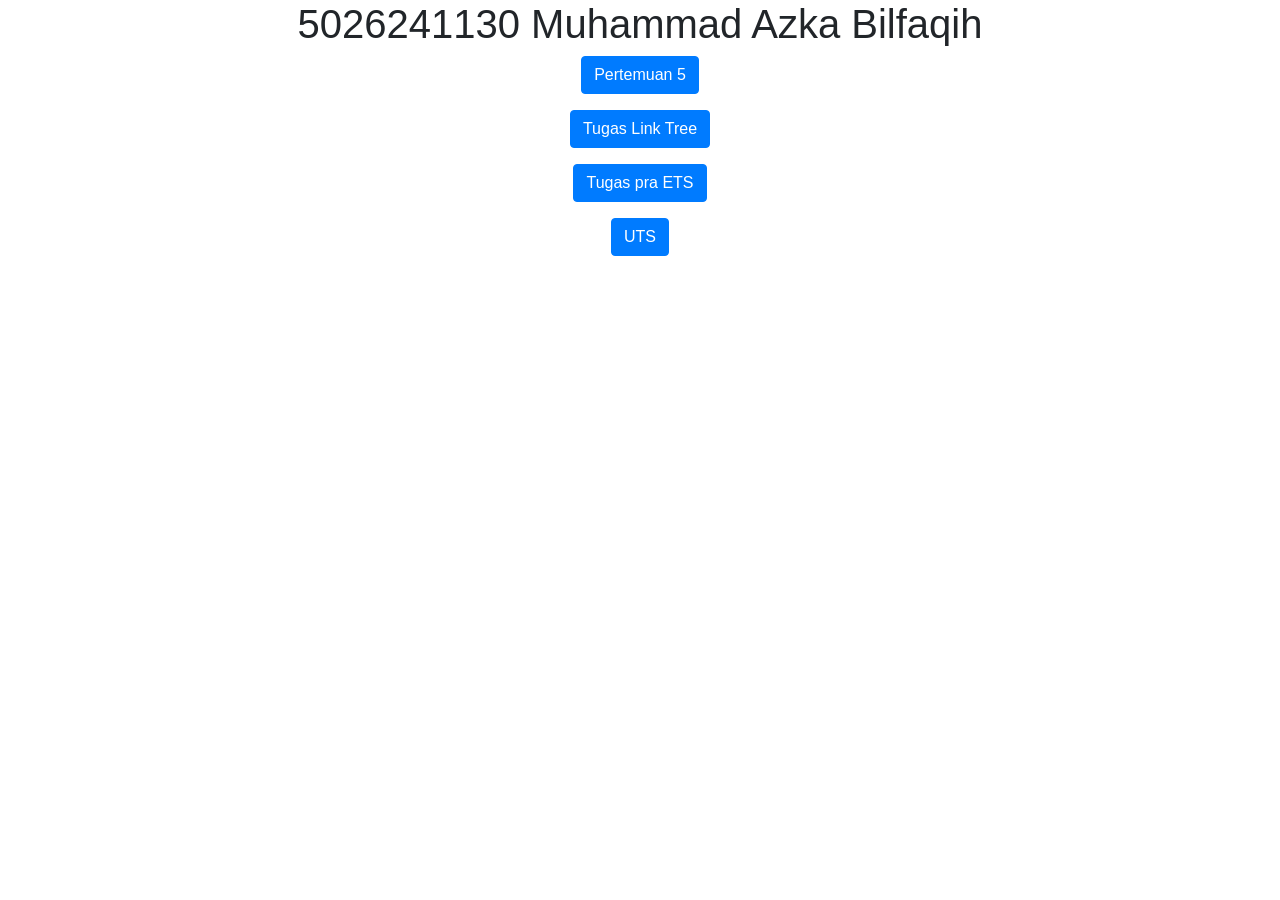
<file: index.html>
<!DOCTYPE html>
<html lang="en">

<head>
    <title>5026241130</title>
    <meta charset="utf-8">
    <meta name="viewport" content="width=device-width, initial-scale=1">
    <link rel="stylesheet" href="https://cdn.jsdelivr.net/npm/bootstrap@4.6.2/dist/css/bootstrap.min.css">
    <script src="https://cdn.jsdelivr.net/npm/jquery@3.7.1/dist/jquery.slim.min.js"></script>
    <script src="https://cdn.jsdelivr.net/npm/popper.js@1.16.1/dist/umd/popper.min.js"></script>
    <script src="https://cdn.jsdelivr.net/npm/bootstrap@4.6.2/dist/js/bootstrap.bundle.min.js"></script>
</head>

<body>
    <div class="container">
        <center>
            <h1>5026241130 Muhammad Azka Bilfaqih</h1>
            <p>
                <a href="pertemuan5.html" class="btn btn-primary">Pertemuan 5</a>
            </p>
            <p>
                <a href="makeoverlinktree.html" target="_blank" class="btn btn-primary">Tugas Link Tree</a>
            </p>
            <p>
                <a href="tugas_ets.html" target="_blank" class="btn btn-primary">Tugas pra ETS</a>
            </p>
            <p>
                <a href="5026241130.html" target="_blank" class="btn btn-primary">UTS</a>
            </p>
        </center>
    </div>
</body>

</html>
</file>
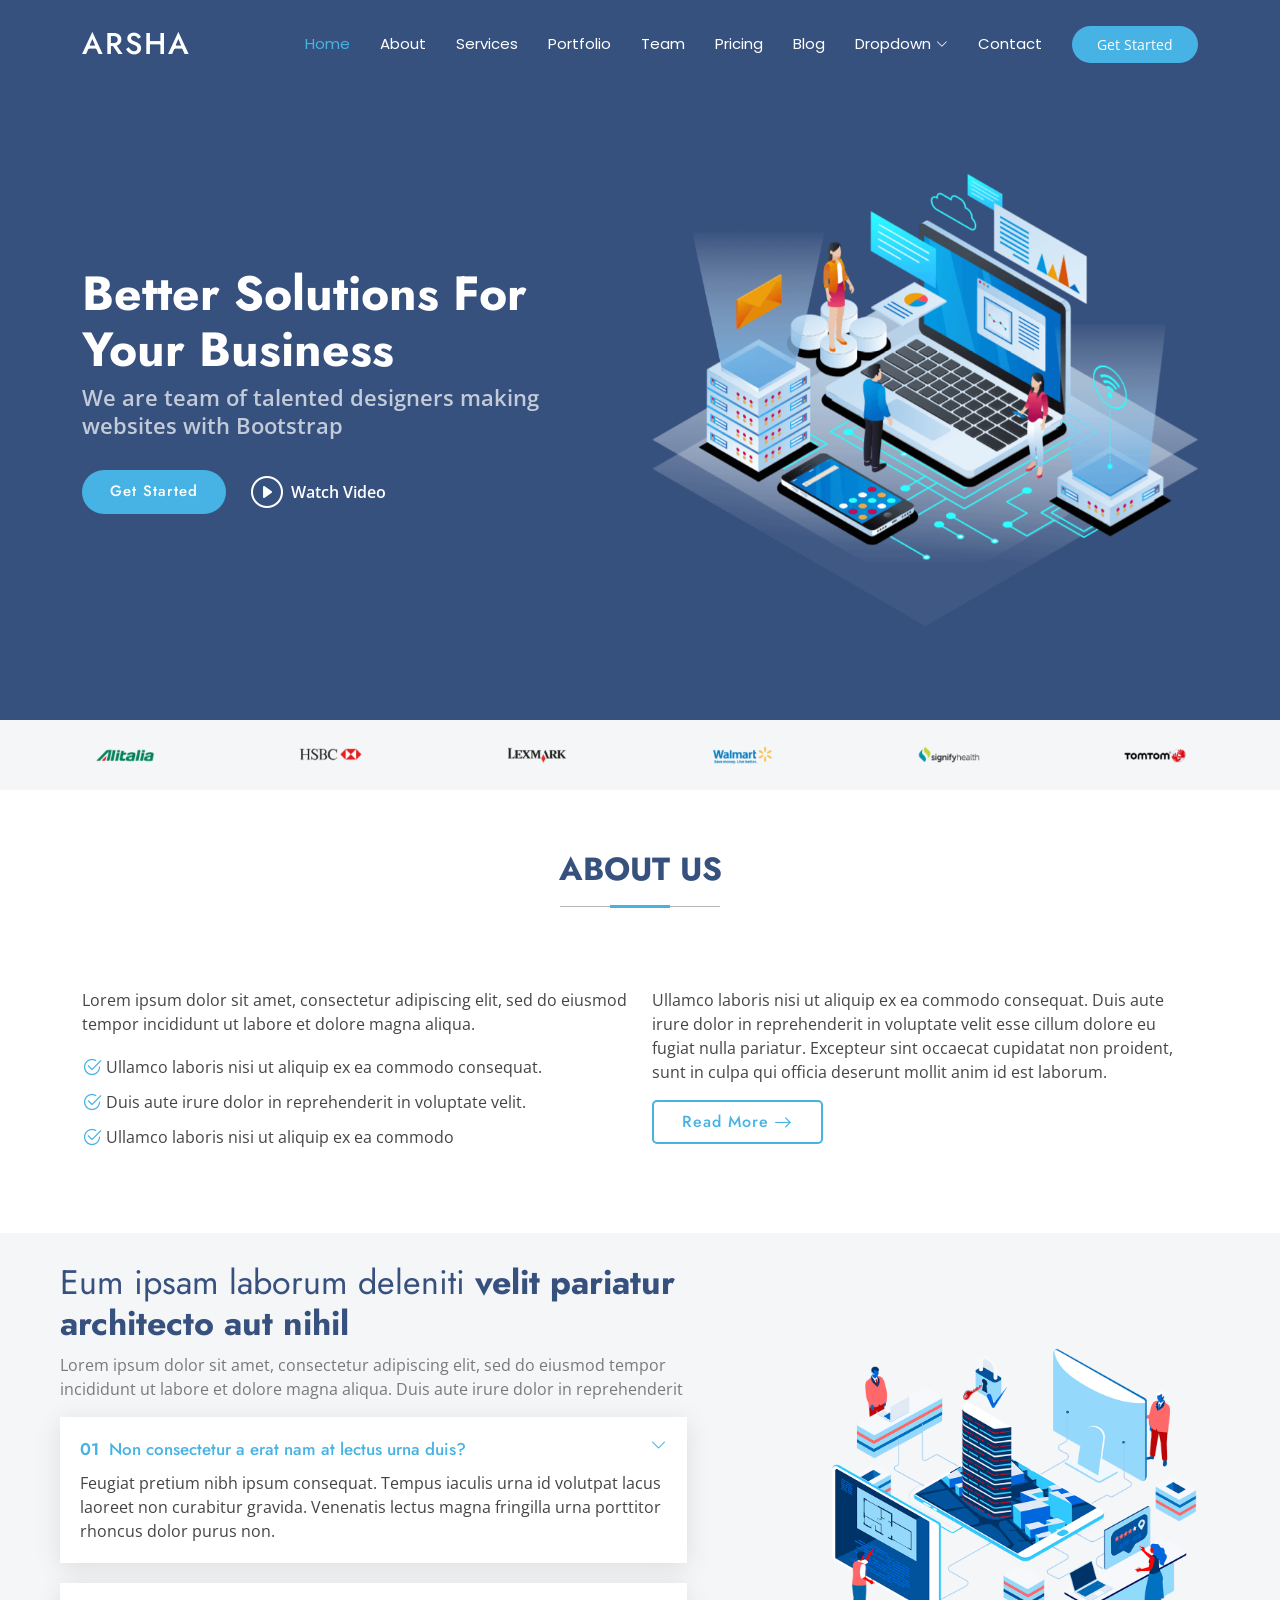
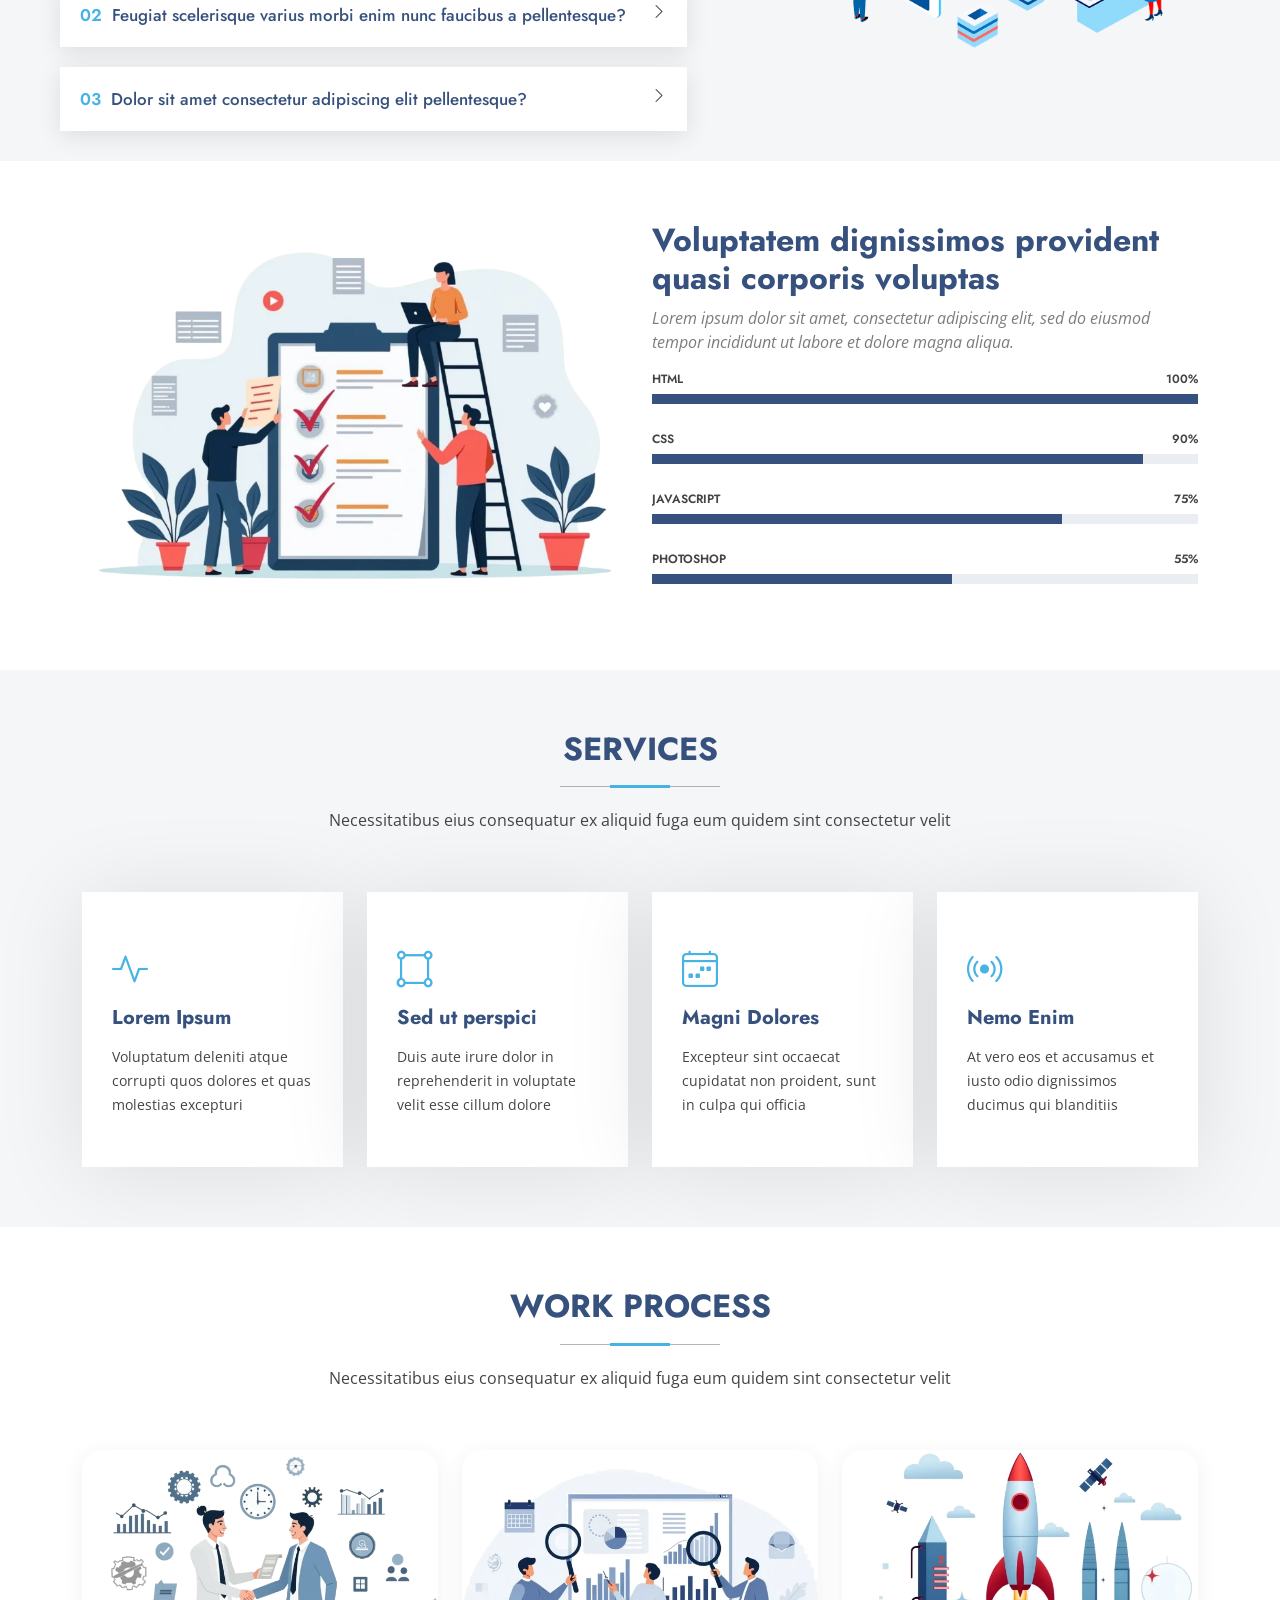
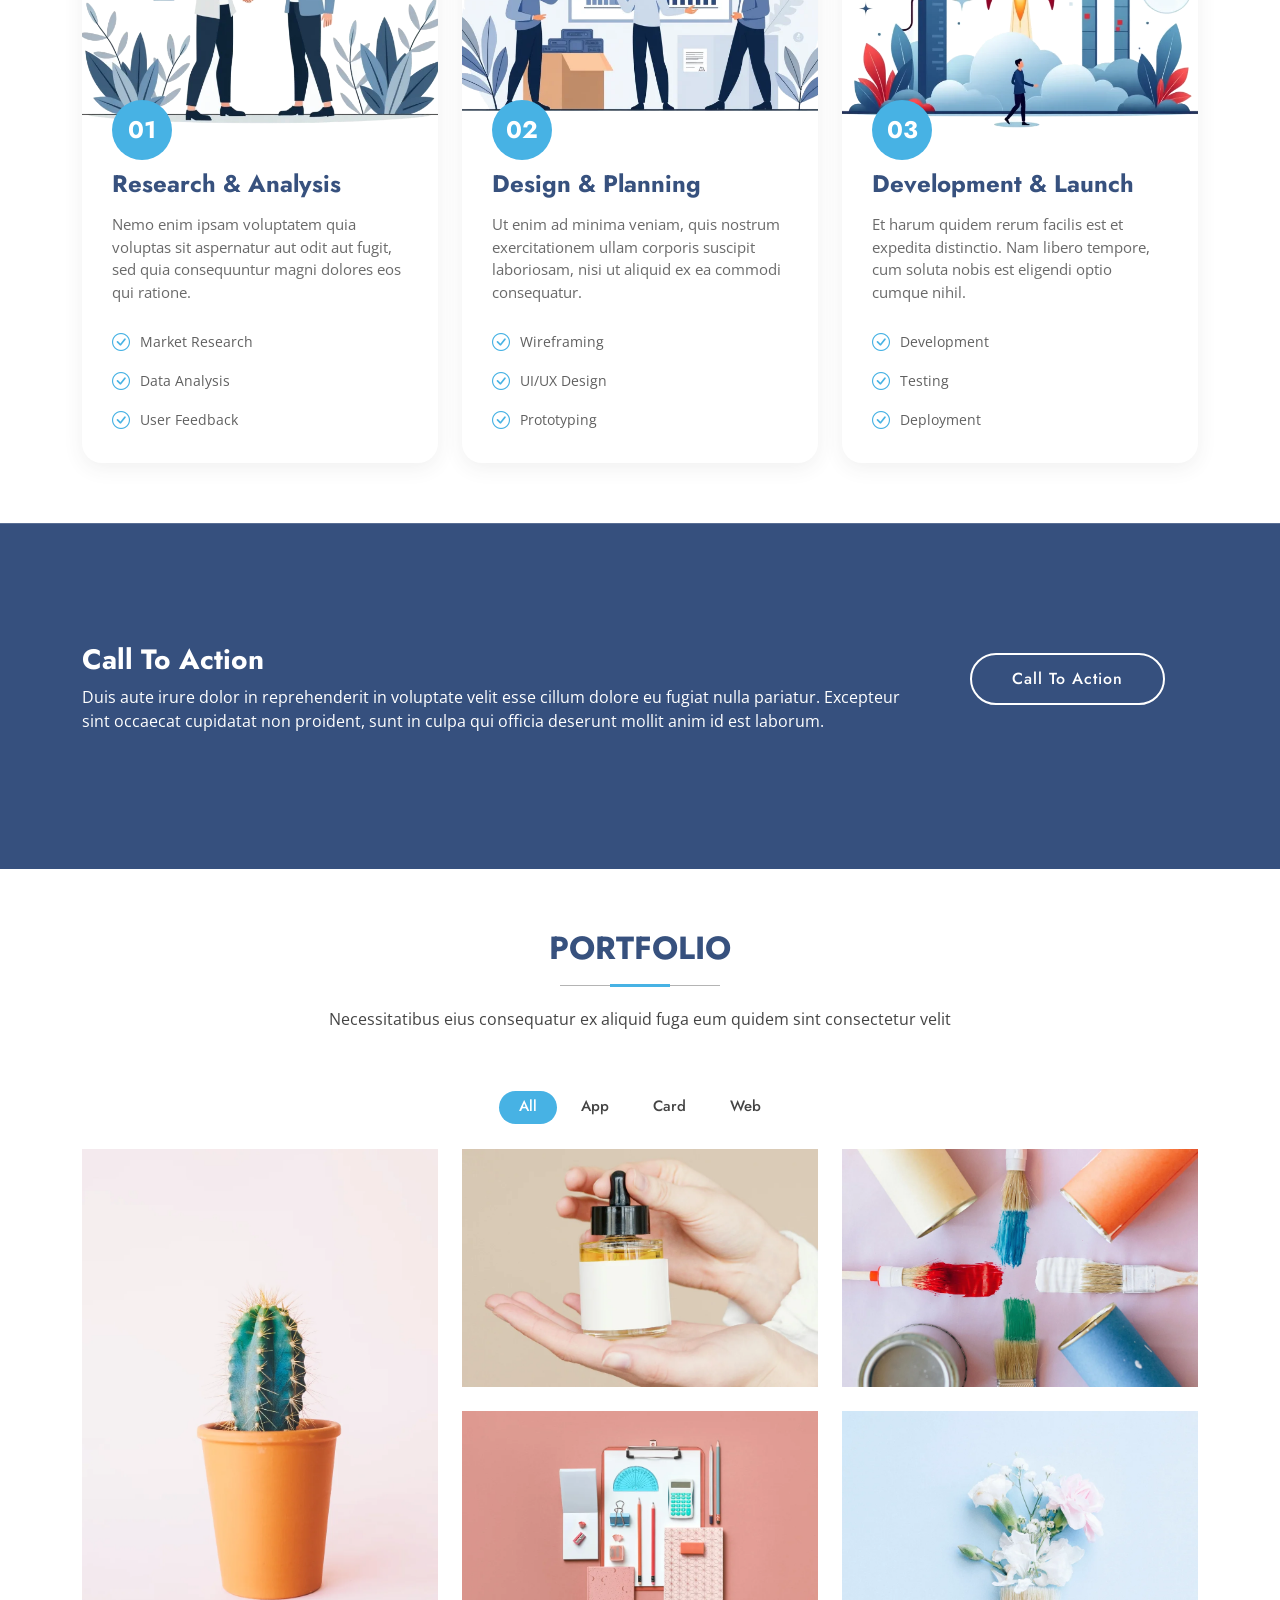
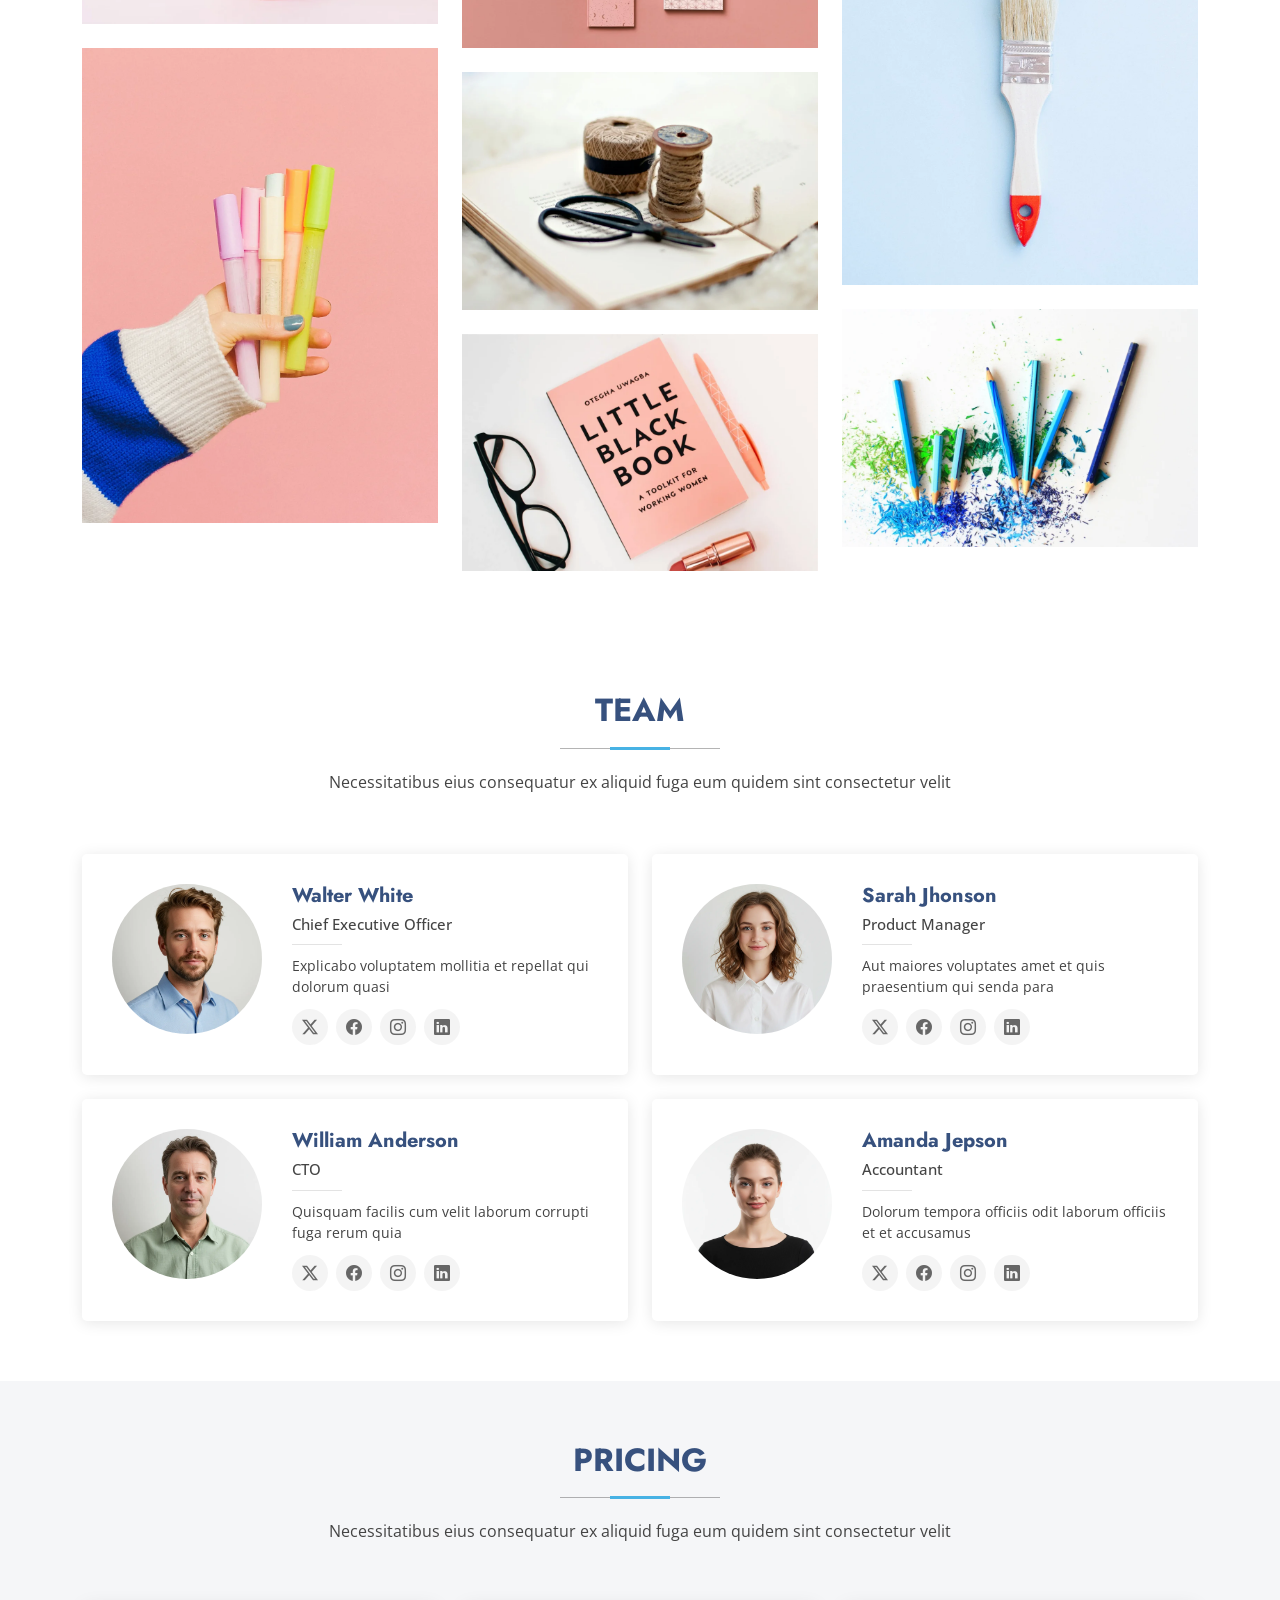
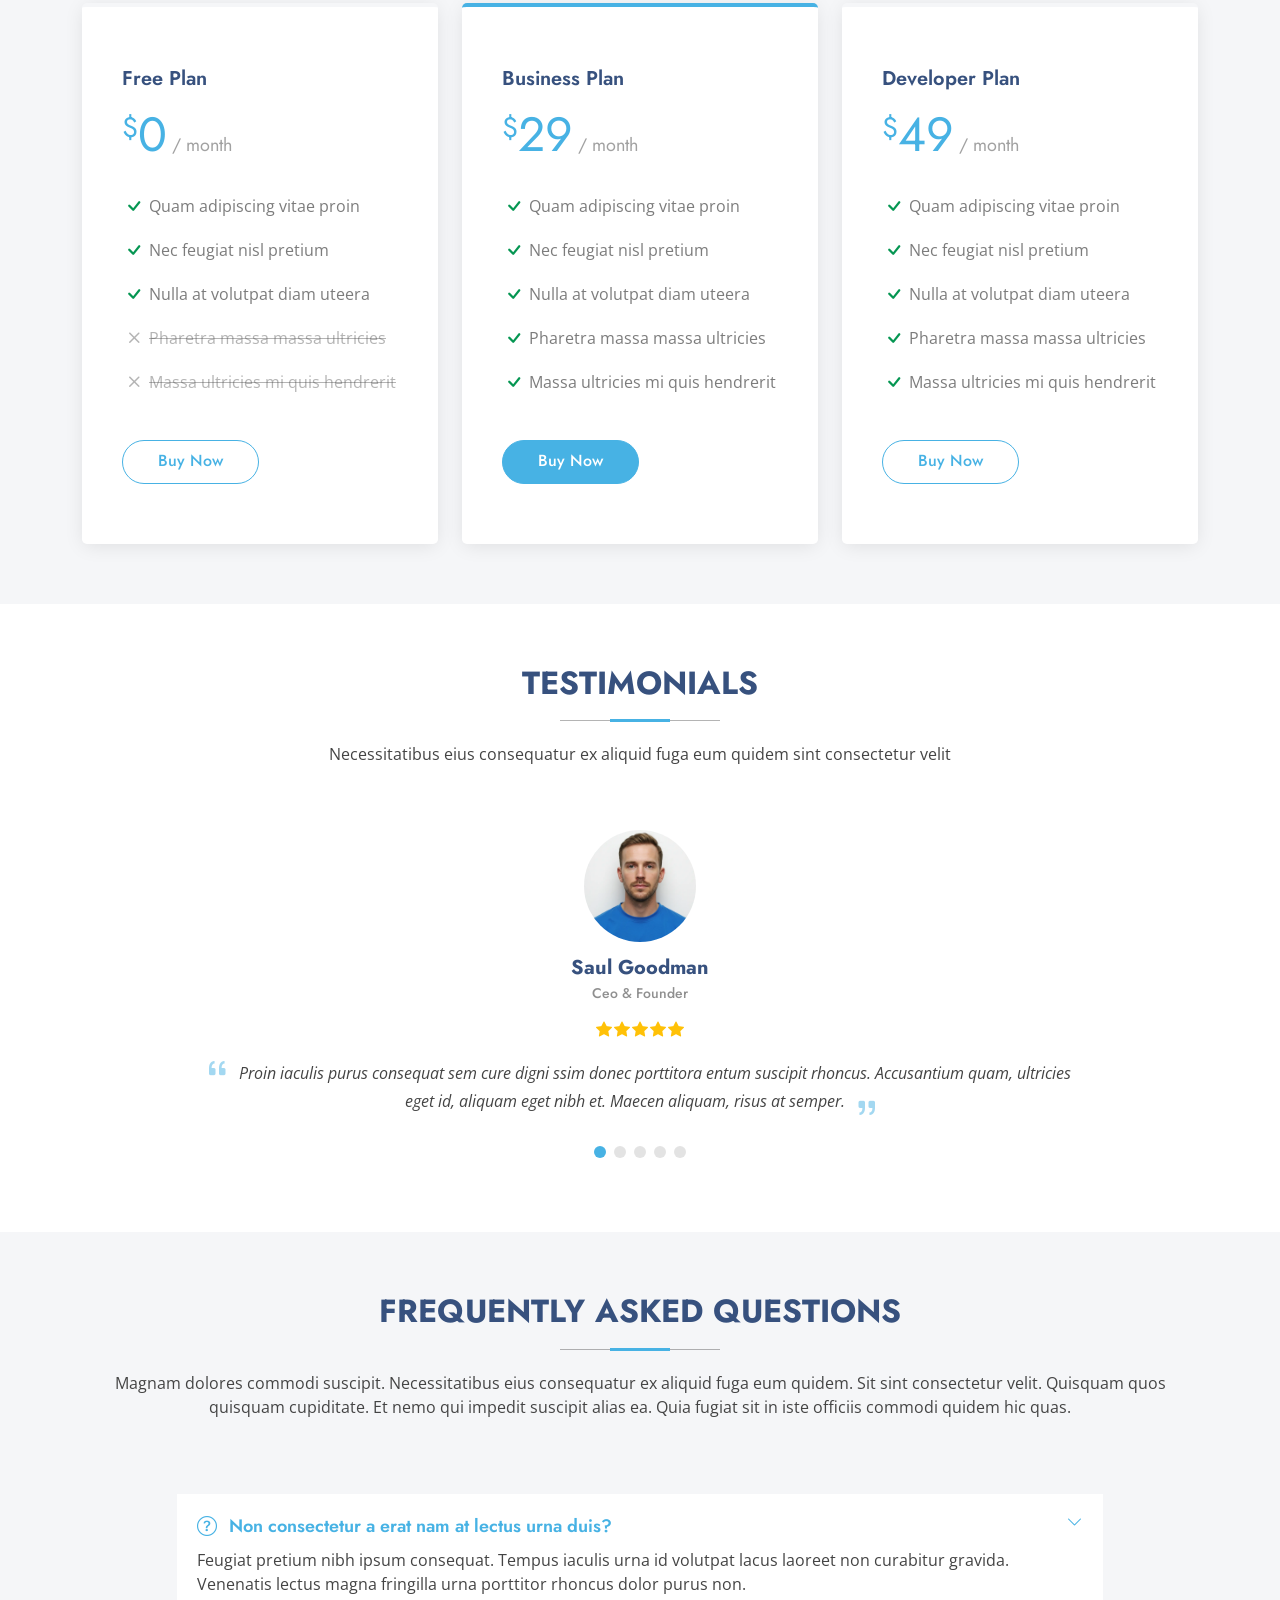
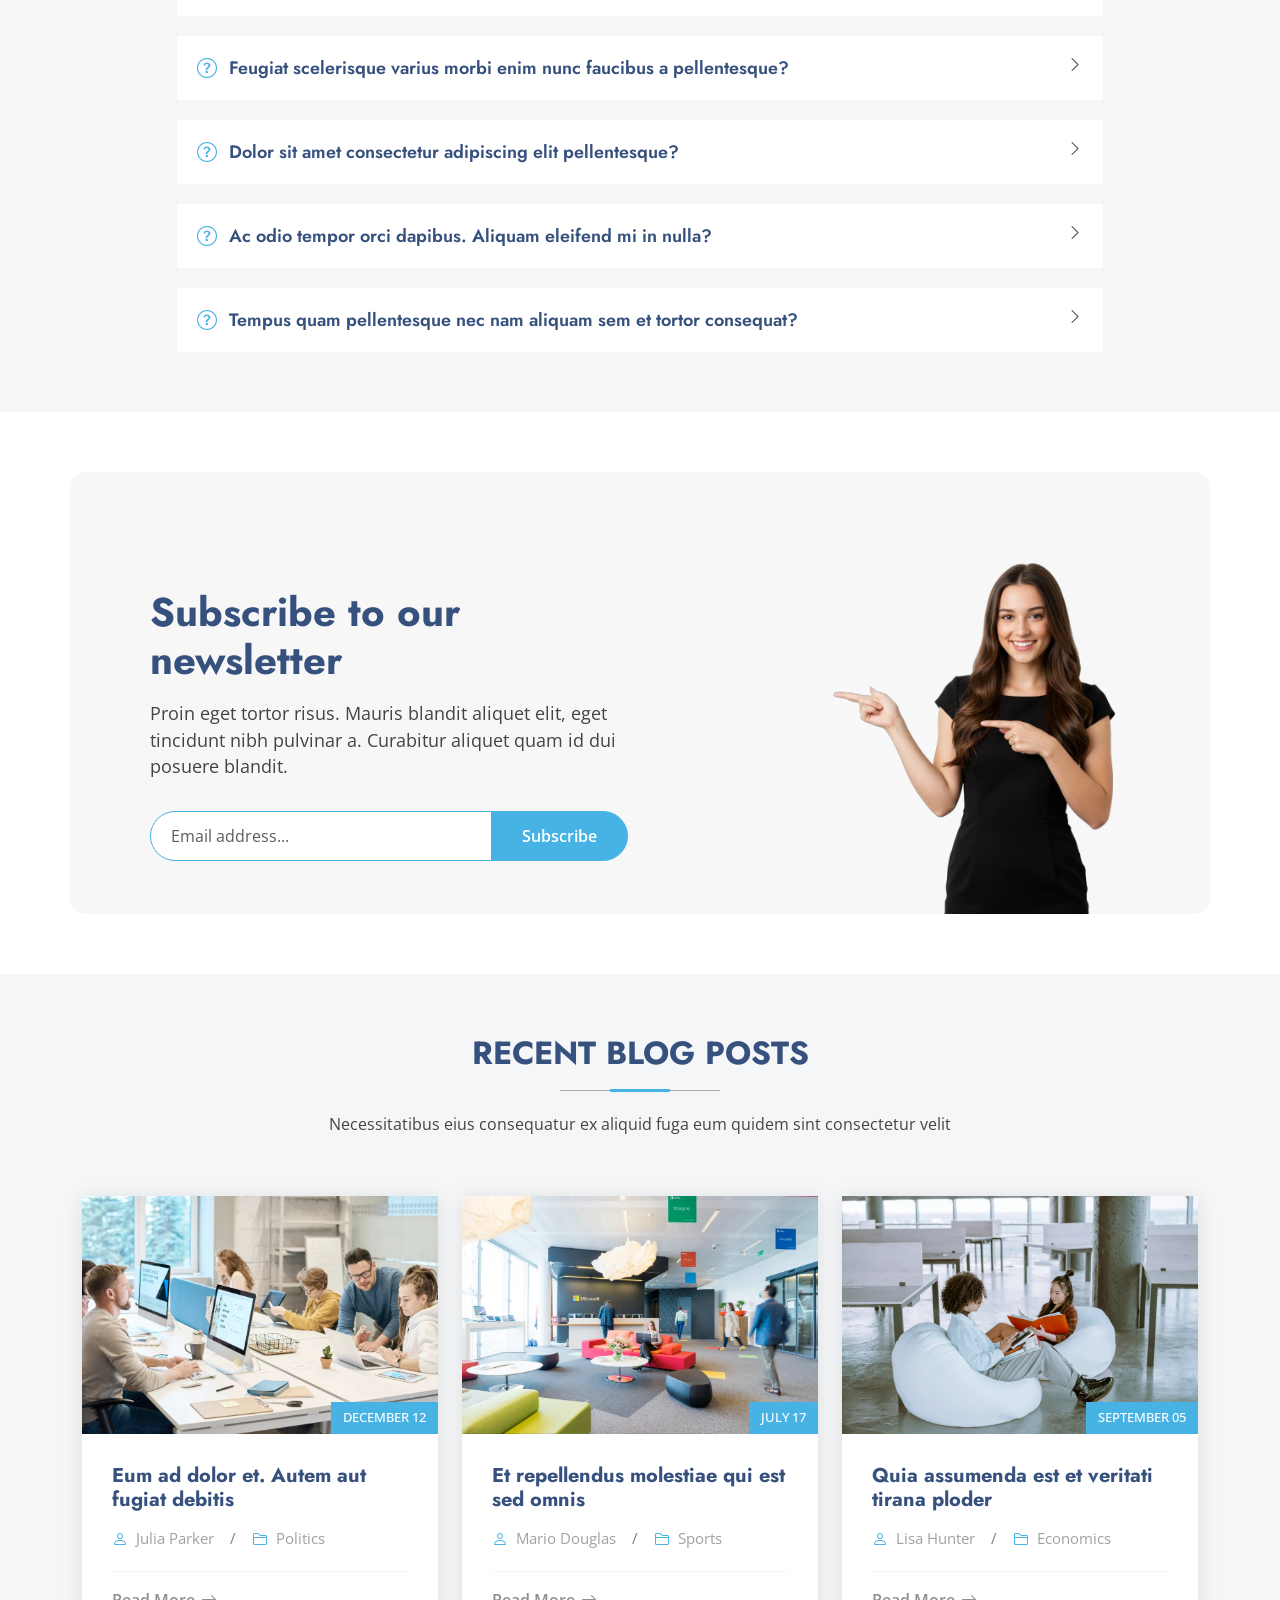
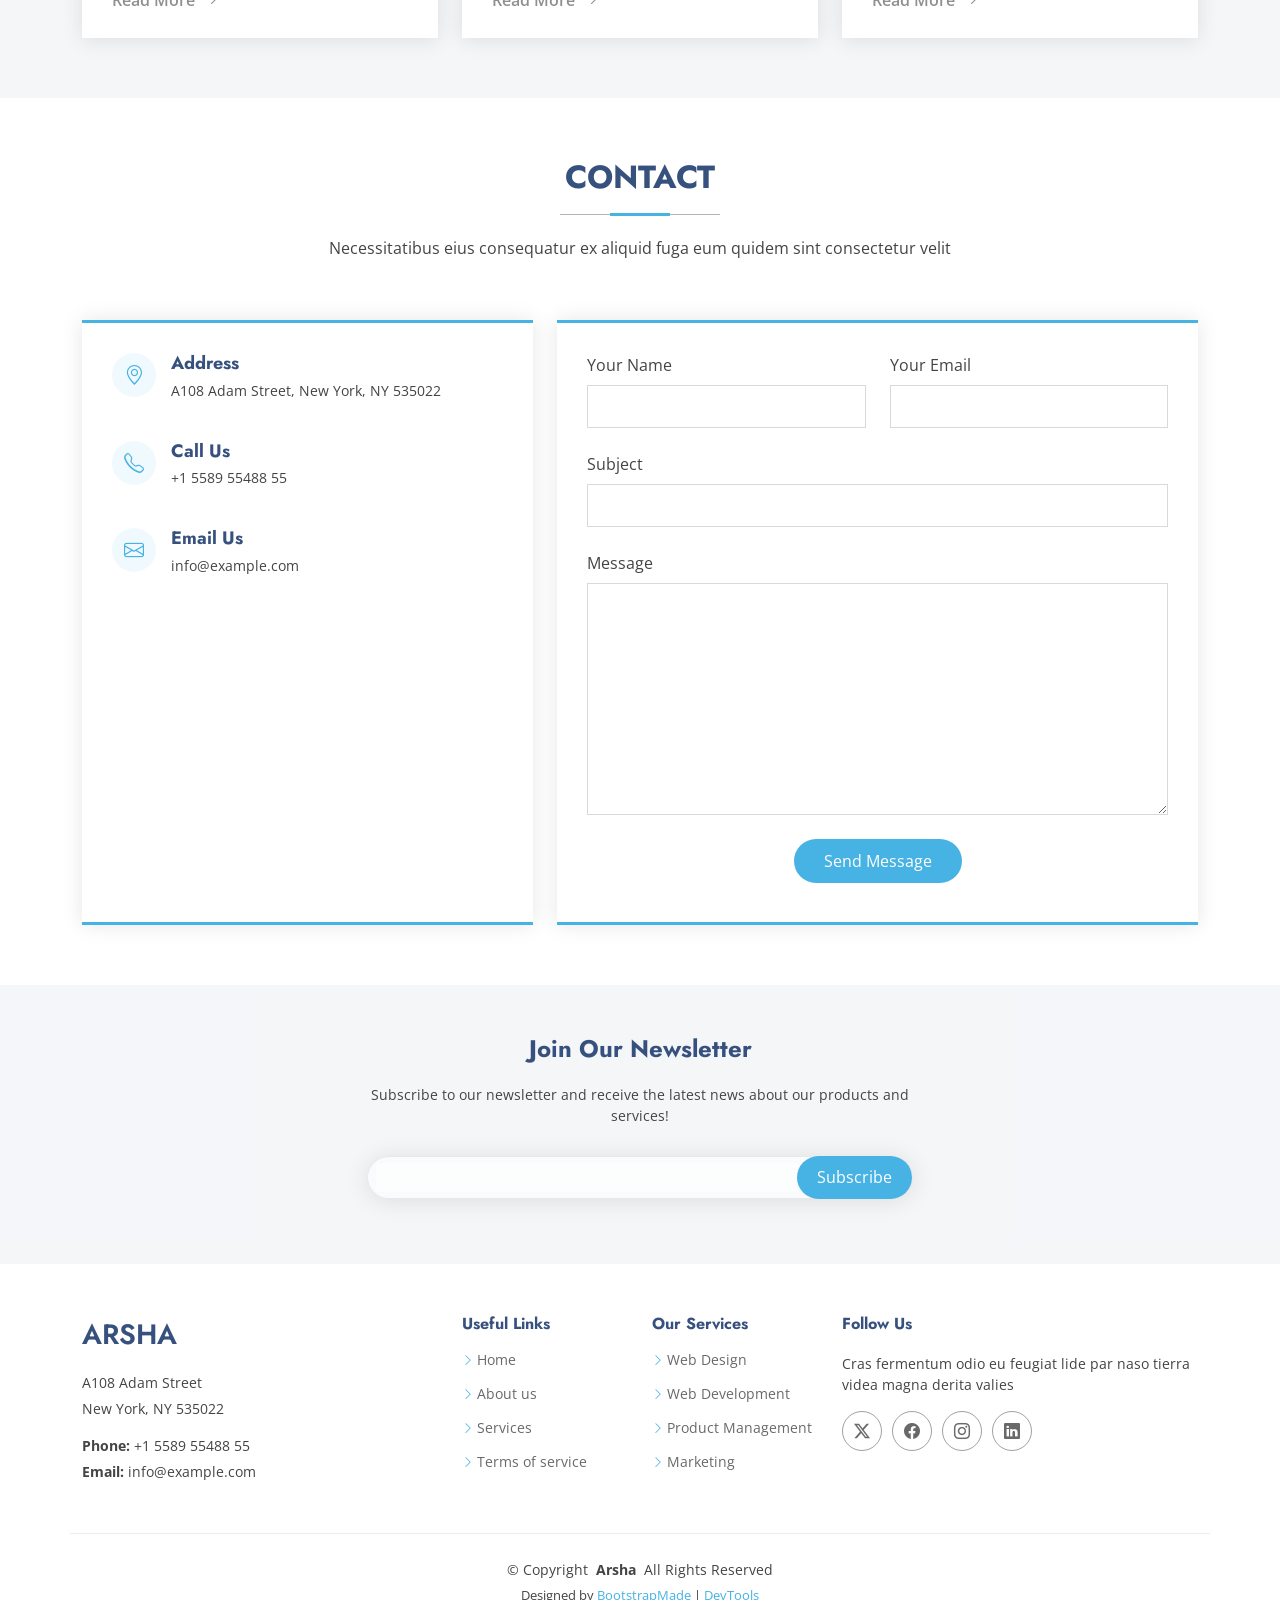
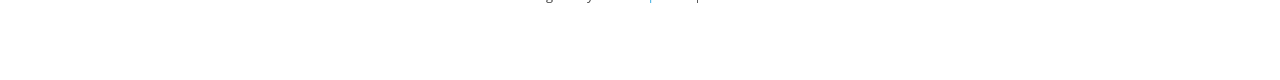
<file: Arsha/index.html>
<!DOCTYPE html>
<html lang="en">

<head>
  <meta charset="utf-8">
  <meta content="width=device-width, initial-scale=1.0" name="viewport">
  <title>Index - Arsha Bootstrap Template</title>
  <meta name="description" content="">
  <meta name="keywords" content="">

  <!-- Favicons -->
  <link href="assets/img/favicon.png" rel="icon">
  <link href="assets/img/apple-touch-icon.png" rel="apple-touch-icon">

  <!-- Fonts -->
  <link href="https://fonts.googleapis.com" rel="preconnect">
  <link href="https://fonts.gstatic.com" rel="preconnect" crossorigin>
  <link href="https://fonts.googleapis.com/css2?family=Open+Sans:ital,wght@0,300;0,400;0,500;0,600;0,700;0,800;1,300;1,400;1,500;1,600;1,700;1,800&family=Poppins:ital,wght@0,100;0,200;0,300;0,400;0,500;0,600;0,700;0,800;0,900;1,100;1,200;1,300;1,400;1,500;1,600;1,700;1,800;1,900&family=Jost:ital,wght@0,100;0,200;0,300;0,400;0,500;0,600;0,700;0,800;0,900;1,100;1,200;1,300;1,400;1,500;1,600;1,700;1,800;1,900&display=swap" rel="stylesheet">

  <!-- Vendor CSS Files -->
  <link href="assets/vendor/bootstrap/css/bootstrap.min.css" rel="stylesheet">
  <link href="assets/vendor/bootstrap-icons/bootstrap-icons.css" rel="stylesheet">
  <link href="assets/vendor/aos/aos.css" rel="stylesheet">
  <link href="assets/vendor/glightbox/css/glightbox.min.css" rel="stylesheet">
  <link href="assets/vendor/swiper/swiper-bundle.min.css" rel="stylesheet">

  <!-- Main CSS File -->
  <link href="assets/css/main.css" rel="stylesheet">

  <!-- =======================================================
  * Template Name: Arsha
  * Template URL: https://bootstrapmade.com/arsha-free-bootstrap-html-template-corporate/
  * Updated: Feb 22 2025 with Bootstrap v5.3.3
  * Author: BootstrapMade.com
  * License: https://bootstrapmade.com/license/
  ======================================================== -->
</head>

<body class="index-page">

  <header id="header" class="header d-flex align-items-center fixed-top">
    <div class="container-fluid container-xl position-relative d-flex align-items-center">

      <a href="index.html" class="logo d-flex align-items-center me-auto">
        <!-- Uncomment the line below if you also wish to use an image logo -->
        <!-- <img src="assets/img/logo.webp" alt=""> -->
        <h1 class="sitename">Arsha</h1>
      </a>

      <nav id="navmenu" class="navmenu">
        <ul>
          <li><a href="#hero" class="active">Home</a></li>
          <li><a href="#about">About</a></li>
          <li><a href="#services">Services</a></li>
          <li><a href="#portfolio">Portfolio</a></li>
          <li><a href="#team">Team</a></li>
          <li><a href="#pricing">Pricing</a></li>
          <li><a href="blog.html">Blog</a></li>
          <li class="dropdown"><a href="#"><span>Dropdown</span> <i class="bi bi-chevron-down toggle-dropdown"></i></a>
            <ul>
              <li><a href="#">Dropdown 1</a></li>
              <li class="dropdown"><a href="#"><span>Deep Dropdown</span> <i class="bi bi-chevron-down toggle-dropdown"></i></a>
                <ul>
                  <li><a href="#">Deep Dropdown 1</a></li>
                  <li><a href="#">Deep Dropdown 2</a></li>
                  <li><a href="#">Deep Dropdown 3</a></li>
                  <li><a href="#">Deep Dropdown 4</a></li>
                  <li><a href="#">Deep Dropdown 5</a></li>
                </ul>
              </li>
              <li><a href="#">Dropdown 2</a></li>
              <li><a href="#">Dropdown 3</a></li>
              <li><a href="#">Dropdown 4</a></li>
            </ul>
          </li>
          <li><a href="#contact">Contact</a></li>
        </ul>
        <i class="mobile-nav-toggle d-xl-none bi bi-list"></i>
      </nav>

      <a class="btn-getstarted" href="#about">Get Started</a>

    </div>
  </header>

  <main class="main">

    <!-- Hero Section -->
    <section id="hero" class="hero section dark-background">

      <div class="container">
        <div class="row gy-4">
          <div class="col-lg-6 order-2 order-lg-1 d-flex flex-column justify-content-center" data-aos="zoom-out">
            <h1>Better Solutions For Your Business</h1>
            <p>We are team of talented designers making websites with Bootstrap</p>
            <div class="d-flex">
              <a href="#about" class="btn-get-started">Get Started</a>
              <a href="https://www.youtube.com/watch?v=Y7f98aduVJ8" class="glightbox btn-watch-video d-flex align-items-center"><i class="bi bi-play-circle"></i><span>Watch Video</span></a>
            </div>
          </div>
          <div class="col-lg-6 order-1 order-lg-2 hero-img" data-aos="zoom-out" data-aos-delay="200">
            <img src="assets/img/hero-img.png" class="img-fluid animated" alt="">
          </div>
        </div>
      </div>

    </section><!-- /Hero Section -->

    <!-- Clients Section -->
    <section id="clients" class="clients section light-background">

      <div class="container" data-aos="zoom-in">

        <div class="swiper init-swiper">
          <script type="application/json" class="swiper-config">
            {
              "loop": true,
              "speed": 600,
              "autoplay": {
                "delay": 5000
              },
              "slidesPerView": "auto",
              "pagination": {
                "el": ".swiper-pagination",
                "type": "bullets",
                "clickable": true
              },
              "breakpoints": {
                "320": {
                  "slidesPerView": 2,
                  "spaceBetween": 40
                },
                "480": {
                  "slidesPerView": 3,
                  "spaceBetween": 60
                },
                "640": {
                  "slidesPerView": 4,
                  "spaceBetween": 80
                },
                "992": {
                  "slidesPerView": 5,
                  "spaceBetween": 120
                },
                "1200": {
                  "slidesPerView": 6,
                  "spaceBetween": 120
                }
              }
            }
          </script>
          <div class="swiper-wrapper align-items-center">
            <div class="swiper-slide"><img src="assets/img/clients/clients-1.webp" class="img-fluid" alt=""></div>
            <div class="swiper-slide"><img src="assets/img/clients/clients-2.webp" class="img-fluid" alt=""></div>
            <div class="swiper-slide"><img src="assets/img/clients/clients-3.webp" class="img-fluid" alt=""></div>
            <div class="swiper-slide"><img src="assets/img/clients/clients-4.webp" class="img-fluid" alt=""></div>
            <div class="swiper-slide"><img src="assets/img/clients/clients-5.webp" class="img-fluid" alt=""></div>
            <div class="swiper-slide"><img src="assets/img/clients/clients-6.webp" class="img-fluid" alt=""></div>
            <div class="swiper-slide"><img src="assets/img/clients/clients-7.webp" class="img-fluid" alt=""></div>
            <div class="swiper-slide"><img src="assets/img/clients/clients-8.webp" class="img-fluid" alt=""></div>
          </div>
        </div>

      </div>

    </section><!-- /Clients Section -->

    <!-- About Section -->
    <section id="about" class="about section">

      <!-- Section Title -->
      <div class="container section-title" data-aos="fade-up">
        <h2>About Us</h2>
      </div><!-- End Section Title -->

      <div class="container">

        <div class="row gy-4">

          <div class="col-lg-6 content" data-aos="fade-up" data-aos-delay="100">
            <p>
              Lorem ipsum dolor sit amet, consectetur adipiscing elit, sed do eiusmod tempor incididunt ut labore et dolore
              magna aliqua.
            </p>
            <ul>
              <li><i class="bi bi-check2-circle"></i> <span>Ullamco laboris nisi ut aliquip ex ea commodo consequat.</span></li>
              <li><i class="bi bi-check2-circle"></i> <span>Duis aute irure dolor in reprehenderit in voluptate velit.</span></li>
              <li><i class="bi bi-check2-circle"></i> <span>Ullamco laboris nisi ut aliquip ex ea commodo</span></li>
            </ul>
          </div>

          <div class="col-lg-6" data-aos="fade-up" data-aos-delay="200">
            <p>Ullamco laboris nisi ut aliquip ex ea commodo consequat. Duis aute irure dolor in reprehenderit in voluptate velit esse cillum dolore eu fugiat nulla pariatur. Excepteur sint occaecat cupidatat non proident, sunt in culpa qui officia deserunt mollit anim id est laborum. </p>
            <a href="#" class="read-more"><span>Read More</span><i class="bi bi-arrow-right"></i></a>
          </div>

        </div>

      </div>

    </section><!-- /About Section -->

    <!-- Why Us Section -->
    <section id="why-us" class="section why-us light-background" data-builder="section">

      <div class="container-fluid">

        <div class="row gy-4">

          <div class="col-lg-7 d-flex flex-column justify-content-center order-2 order-lg-1">

            <div class="content px-xl-5" data-aos="fade-up" data-aos-delay="100">
              <h3><span>Eum ipsam laborum deleniti </span><strong>velit pariatur architecto aut nihil</strong></h3>
              <p>
                Lorem ipsum dolor sit amet, consectetur adipiscing elit, sed do eiusmod tempor incididunt ut labore et dolore magna aliqua. Duis aute irure dolor in reprehenderit
              </p>
            </div>

            <div class="faq-container px-xl-5" data-aos="fade-up" data-aos-delay="200">

              <div class="faq-item faq-active">

                <h3><span>01</span> Non consectetur a erat nam at lectus urna duis?</h3>
                <div class="faq-content">
                  <p>Feugiat pretium nibh ipsum consequat. Tempus iaculis urna id volutpat lacus laoreet non curabitur gravida. Venenatis lectus magna fringilla urna porttitor rhoncus dolor purus non.</p>
                </div>
                <i class="faq-toggle bi bi-chevron-right"></i>
              </div><!-- End Faq item-->

              <div class="faq-item">
                <h3><span>02</span> Feugiat scelerisque varius morbi enim nunc faucibus a pellentesque?</h3>
                <div class="faq-content">
                  <p>Dolor sit amet consectetur adipiscing elit pellentesque habitant morbi. Id interdum velit laoreet id donec ultrices. Fringilla phasellus faucibus scelerisque eleifend donec pretium. Est pellentesque elit ullamcorper dignissim. Mauris ultrices eros in cursus turpis massa tincidunt dui.</p>
                </div>
                <i class="faq-toggle bi bi-chevron-right"></i>
              </div><!-- End Faq item-->

              <div class="faq-item">
                <h3><span>03</span> Dolor sit amet consectetur adipiscing elit pellentesque?</h3>
                <div class="faq-content">
                  <p>Eleifend mi in nulla posuere sollicitudin aliquam ultrices sagittis orci. Faucibus pulvinar elementum integer enim. Sem nulla pharetra diam sit amet nisl suscipit. Rutrum tellus pellentesque eu tincidunt. Lectus urna duis convallis convallis tellus. Urna molestie at elementum eu facilisis sed odio morbi quis</p>
                </div>
                <i class="faq-toggle bi bi-chevron-right"></i>
              </div><!-- End Faq item-->

            </div>

          </div>

          <div class="col-lg-5 order-1 order-lg-2 why-us-img">
            <img src="assets/img/why-us.png" class="img-fluid" alt="" data-aos="zoom-in" data-aos-delay="100">
          </div>
        </div>

      </div>

    </section><!-- /Why Us Section -->

    <!-- Skills Section -->
    <section id="skills" class="skills section">

      <div class="container" data-aos="fade-up" data-aos-delay="100">

        <div class="row">

          <div class="col-lg-6 d-flex align-items-center">
            <img src="assets/img/illustration/illustration-10.webp" class="img-fluid" alt="">
          </div>

          <div class="col-lg-6 pt-4 pt-lg-0 content">

            <h3>Voluptatem dignissimos provident quasi corporis voluptas</h3>
            <p class="fst-italic">
              Lorem ipsum dolor sit amet, consectetur adipiscing elit, sed do eiusmod tempor incididunt ut labore et dolore magna aliqua.
            </p>

            <div class="skills-content skills-animation">

              <div class="progress">
                <span class="skill"><span>HTML</span> <i class="val">100%</i></span>
                <div class="progress-bar-wrap">
                  <div class="progress-bar" role="progressbar" aria-valuenow="100" aria-valuemin="0" aria-valuemax="100"></div>
                </div>
              </div><!-- End Skills Item -->

              <div class="progress">
                <span class="skill"><span>CSS</span> <i class="val">90%</i></span>
                <div class="progress-bar-wrap">
                  <div class="progress-bar" role="progressbar" aria-valuenow="90" aria-valuemin="0" aria-valuemax="100"></div>
                </div>
              </div><!-- End Skills Item -->

              <div class="progress">
                <span class="skill"><span>JavaScript</span> <i class="val">75%</i></span>
                <div class="progress-bar-wrap">
                  <div class="progress-bar" role="progressbar" aria-valuenow="75" aria-valuemin="0" aria-valuemax="100"></div>
                </div>
              </div><!-- End Skills Item -->

              <div class="progress">
                <span class="skill"><span>Photoshop</span> <i class="val">55%</i></span>
                <div class="progress-bar-wrap">
                  <div class="progress-bar" role="progressbar" aria-valuenow="55" aria-valuemin="0" aria-valuemax="100"></div>
                </div>
              </div><!-- End Skills Item -->

            </div>

          </div>
        </div>

      </div>

    </section><!-- /Skills Section -->

    <!-- Services Section -->
    <section id="services" class="services section light-background">

      <!-- Section Title -->
      <div class="container section-title" data-aos="fade-up">
        <h2>Services</h2>
        <p>Necessitatibus eius consequatur ex aliquid fuga eum quidem sint consectetur velit</p>
      </div><!-- End Section Title -->

      <div class="container">

        <div class="row gy-4">

          <div class="col-xl-3 col-md-6 d-flex" data-aos="fade-up" data-aos-delay="100">
            <div class="service-item position-relative">
              <div class="icon"><i class="bi bi-activity icon"></i></div>
              <h4><a href="" class="stretched-link">Lorem Ipsum</a></h4>
              <p>Voluptatum deleniti atque corrupti quos dolores et quas molestias excepturi</p>
            </div>
          </div><!-- End Service Item -->

          <div class="col-xl-3 col-md-6 d-flex" data-aos="fade-up" data-aos-delay="200">
            <div class="service-item position-relative">
              <div class="icon"><i class="bi bi-bounding-box-circles icon"></i></div>
              <h4><a href="" class="stretched-link">Sed ut perspici</a></h4>
              <p>Duis aute irure dolor in reprehenderit in voluptate velit esse cillum dolore</p>
            </div>
          </div><!-- End Service Item -->

          <div class="col-xl-3 col-md-6 d-flex" data-aos="fade-up" data-aos-delay="300">
            <div class="service-item position-relative">
              <div class="icon"><i class="bi bi-calendar4-week icon"></i></div>
              <h4><a href="" class="stretched-link">Magni Dolores</a></h4>
              <p>Excepteur sint occaecat cupidatat non proident, sunt in culpa qui officia</p>
            </div>
          </div><!-- End Service Item -->

          <div class="col-xl-3 col-md-6 d-flex" data-aos="fade-up" data-aos-delay="400">
            <div class="service-item position-relative">
              <div class="icon"><i class="bi bi-broadcast icon"></i></div>
              <h4><a href="" class="stretched-link">Nemo Enim</a></h4>
              <p>At vero eos et accusamus et iusto odio dignissimos ducimus qui blanditiis</p>
            </div>
          </div><!-- End Service Item -->

        </div>

      </div>

    </section><!-- /Services Section -->

    <!-- Work Process Section -->
    <section id="work-process" class="work-process section">

      <!-- Section Title -->
      <div class="container section-title" data-aos="fade-up">
        <h2>Work Process</h2>
        <p>Necessitatibus eius consequatur ex aliquid fuga eum quidem sint consectetur velit</p>
      </div><!-- End Section Title -->

      <div class="container" data-aos="fade-up" data-aos-delay="100">

        <div class="row gy-5">

          <div class="col-lg-4" data-aos="fade-up" data-aos-delay="200">
            <div class="steps-item">
              <div class="steps-image">
                <img src="assets/img/steps/steps-1.webp" alt="Step 1" class="img-fluid" loading="lazy">
              </div>
              <div class="steps-content">
                <div class="steps-number">01</div>
                <h3>Research &amp; Analysis</h3>
                <p>Nemo enim ipsam voluptatem quia voluptas sit aspernatur aut odit aut fugit, sed quia consequuntur magni dolores eos qui ratione.</p>
                <div class="steps-features">
                  <div class="feature-item">
                    <i class="bi bi-check-circle"></i>
                    <span>Market Research</span>
                  </div>
                  <div class="feature-item">
                    <i class="bi bi-check-circle"></i>
                    <span>Data Analysis</span>
                  </div>
                  <div class="feature-item">
                    <i class="bi bi-check-circle"></i>
                    <span>User Feedback</span>
                  </div>
                </div>
              </div>
            </div><!-- End Steps Item -->
          </div>

          <div class="col-lg-4" data-aos="fade-up" data-aos-delay="300">
            <div class="steps-item">
              <div class="steps-image">
                <img src="assets/img/steps/steps-2.webp" alt="Step 2" class="img-fluid" loading="lazy">
              </div>
              <div class="steps-content">
                <div class="steps-number">02</div>
                <h3>Design &amp; Planning</h3>
                <p>Ut enim ad minima veniam, quis nostrum exercitationem ullam corporis suscipit laboriosam, nisi ut aliquid ex ea commodi consequatur.</p>
                <div class="steps-features">
                  <div class="feature-item">
                    <i class="bi bi-check-circle"></i>
                    <span>Wireframing</span>
                  </div>
                  <div class="feature-item">
                    <i class="bi bi-check-circle"></i>
                    <span>UI/UX Design</span>
                  </div>
                  <div class="feature-item">
                    <i class="bi bi-check-circle"></i>
                    <span>Prototyping</span>
                  </div>
                </div>
              </div>
            </div><!-- End Steps Item -->
          </div>

          <div class="col-lg-4" data-aos="fade-up" data-aos-delay="400">
            <div class="steps-item">
              <div class="steps-image">
                <img src="assets/img/steps/steps-3.webp" alt="Step 3" class="img-fluid" loading="lazy">
              </div>
              <div class="steps-content">
                <div class="steps-number">03</div>
                <h3>Development &amp; Launch</h3>
                <p>Et harum quidem rerum facilis est et expedita distinctio. Nam libero tempore, cum soluta nobis est eligendi optio cumque nihil.</p>
                <div class="steps-features">
                  <div class="feature-item">
                    <i class="bi bi-check-circle"></i>
                    <span>Development</span>
                  </div>
                  <div class="feature-item">
                    <i class="bi bi-check-circle"></i>
                    <span>Testing</span>
                  </div>
                  <div class="feature-item">
                    <i class="bi bi-check-circle"></i>
                    <span>Deployment</span>
                  </div>
                </div>
              </div>
            </div><!-- End Steps Item -->
          </div>

        </div>

      </div>

    </section><!-- /Work Process Section -->

    <!-- Call To Action Section -->
    <section id="call-to-action" class="call-to-action section dark-background">

      <img src="assets/img/bg/bg-8.webp" alt="">

      <div class="container">

        <div class="row" data-aos="zoom-in" data-aos-delay="100">
          <div class="col-xl-9 text-center text-xl-start">
            <h3>Call To Action</h3>
            <p>Duis aute irure dolor in reprehenderit in voluptate velit esse cillum dolore eu fugiat nulla pariatur. Excepteur sint occaecat cupidatat non proident, sunt in culpa qui officia deserunt mollit anim id est laborum.</p>
          </div>
          <div class="col-xl-3 cta-btn-container text-center">
            <a class="cta-btn align-middle" href="#">Call To Action</a>
          </div>
        </div>

      </div>

    </section><!-- /Call To Action Section -->

    <!-- Portfolio Section -->
    <section id="portfolio" class="portfolio section">

      <!-- Section Title -->
      <div class="container section-title" data-aos="fade-up">
        <h2>Portfolio</h2>
        <p>Necessitatibus eius consequatur ex aliquid fuga eum quidem sint consectetur velit</p>
      </div><!-- End Section Title -->

      <div class="container">

        <div class="isotope-layout" data-default-filter="*" data-layout="masonry" data-sort="original-order">

          <ul class="portfolio-filters isotope-filters" data-aos="fade-up" data-aos-delay="100">
            <li data-filter="*" class="filter-active">All</li>
            <li data-filter=".filter-app">App</li>
            <li data-filter=".filter-product">Card</li>
            <li data-filter=".filter-branding">Web</li>
          </ul><!-- End Portfolio Filters -->

          <div class="row gy-4 isotope-container" data-aos="fade-up" data-aos-delay="200">

            <div class="col-lg-4 col-md-6 portfolio-item isotope-item filter-app">
              <img src="assets/img/portfolio/portfolio-portrait-1.webp" class="img-fluid" alt="">
              <div class="portfolio-info">
                <h4>App 1</h4>
                <p>Lorem ipsum, dolor sit</p>
                <a href="assets/img/portfolio/portfolio-portrait-1.webp" title="App 1" data-gallery="portfolio-gallery-app" class="glightbox preview-link"><i class="bi bi-zoom-in"></i></a>
                <a href="portfolio-details.html" title="More Details" class="details-link"><i class="bi bi-link-45deg"></i></a>
              </div>
            </div><!-- End Portfolio Item -->

            <div class="col-lg-4 col-md-6 portfolio-item isotope-item filter-product">
              <img src="assets/img/portfolio/portfolio-1.webp" class="img-fluid" alt="">
              <div class="portfolio-info">
                <h4>Product 1</h4>
                <p>Lorem ipsum, dolor sit</p>
                <a href="assets/img/portfolio/portfolio-1.webp" title="Product 1" data-gallery="portfolio-gallery-product" class="glightbox preview-link"><i class="bi bi-zoom-in"></i></a>
                <a href="portfolio-details.html" title="More Details" class="details-link"><i class="bi bi-link-45deg"></i></a>
              </div>
            </div><!-- End Portfolio Item -->

            <div class="col-lg-4 col-md-6 portfolio-item isotope-item filter-branding">
              <img src="assets/img/portfolio/portfolio-3.webp" class="img-fluid" alt="">
              <div class="portfolio-info">
                <h4>Branding 1</h4>
                <p>Lorem ipsum, dolor sit</p>
                <a href="assets/img/portfolio/portfolio-3.webp" title="Branding 1" data-gallery="portfolio-gallery-branding" class="glightbox preview-link"><i class="bi bi-zoom-in"></i></a>
                <a href="portfolio-details.html" title="More Details" class="details-link"><i class="bi bi-link-45deg"></i></a>
              </div>
            </div><!-- End Portfolio Item -->

            <div class="col-lg-4 col-md-6 portfolio-item isotope-item filter-app">
              <img src="assets/img/portfolio/portfolio-4.webp" class="img-fluid" alt="">
              <div class="portfolio-info">
                <h4>App 2</h4>
                <p>Lorem ipsum, dolor sit</p>
                <a href="assets/img/portfolio/portfolio-4.webp" title="App 2" data-gallery="portfolio-gallery-app" class="glightbox preview-link"><i class="bi bi-zoom-in"></i></a>
                <a href="portfolio-details.html" title="More Details" class="details-link"><i class="bi bi-link-45deg"></i></a>
              </div>
            </div><!-- End Portfolio Item -->

            <div class="col-lg-4 col-md-6 portfolio-item isotope-item filter-product">
              <img src="assets/img/portfolio/portfolio-portrait-2.webp" class="img-fluid" alt="">
              <div class="portfolio-info">
                <h4>Product 2</h4>
                <p>Lorem ipsum, dolor sit</p>
                <a href="assets/img/portfolio/portfolio-portrait-2.webp" title="Product 2" data-gallery="portfolio-gallery-product" class="glightbox preview-link"><i class="bi bi-zoom-in"></i></a>
                <a href="portfolio-details.html" title="More Details" class="details-link"><i class="bi bi-link-45deg"></i></a>
              </div>
            </div><!-- End Portfolio Item -->

            <div class="col-lg-4 col-md-6 portfolio-item isotope-item filter-branding">
              <img src="assets/img/portfolio/portfolio-portrait-3.webp" class="img-fluid" alt="">
              <div class="portfolio-info">
                <h4>Branding 2</h4>
                <p>Lorem ipsum, dolor sit</p>
                <a href="assets/img/portfolio/portfolio-portrait-3.webp" title="Branding 2" data-gallery="portfolio-gallery-branding" class="glightbox preview-link"><i class="bi bi-zoom-in"></i></a>
                <a href="portfolio-details.html" title="More Details" class="details-link"><i class="bi bi-link-45deg"></i></a>
              </div>
            </div><!-- End Portfolio Item -->

            <div class="col-lg-4 col-md-6 portfolio-item isotope-item filter-app">
              <img src="assets/img/portfolio/portfolio-7.webp" class="img-fluid" alt="">
              <div class="portfolio-info">
                <h4>App 3</h4>
                <p>Lorem ipsum, dolor sit</p>
                <a href="assets/img/portfolio/portfolio-7.webp" title="App 3" data-gallery="portfolio-gallery-app" class="glightbox preview-link"><i class="bi bi-zoom-in"></i></a>
                <a href="portfolio-details.html" title="More Details" class="details-link"><i class="bi bi-link-45deg"></i></a>
              </div>
            </div><!-- End Portfolio Item -->

            <div class="col-lg-4 col-md-6 portfolio-item isotope-item filter-product">
              <img src="assets/img/portfolio/portfolio-8.webp" class="img-fluid" alt="">
              <div class="portfolio-info">
                <h4>Product 3</h4>
                <p>Lorem ipsum, dolor sit</p>
                <a href="assets/img/portfolio/portfolio-8.webp" title="Product 3" data-gallery="portfolio-gallery-product" class="glightbox preview-link"><i class="bi bi-zoom-in"></i></a>
                <a href="portfolio-details.html" title="More Details" class="details-link"><i class="bi bi-link-45deg"></i></a>
              </div>
            </div><!-- End Portfolio Item -->

            <div class="col-lg-4 col-md-6 portfolio-item isotope-item filter-branding">
              <img src="assets/img/portfolio/portfolio-9.webp" class="img-fluid" alt="">
              <div class="portfolio-info">
                <h4>Branding 3</h4>
                <p>Lorem ipsum, dolor sit</p>
                <a href="assets/img/portfolio/portfolio-9.webp" title="Branding 2" data-gallery="portfolio-gallery-branding" class="glightbox preview-link"><i class="bi bi-zoom-in"></i></a>
                <a href="portfolio-details.html" title="More Details" class="details-link"><i class="bi bi-link-45deg"></i></a>
              </div>
            </div><!-- End Portfolio Item -->

          </div><!-- End Portfolio Container -->

        </div>

      </div>

    </section><!-- /Portfolio Section -->

    <!-- Team Section -->
    <section id="team" class="team section">

      <!-- Section Title -->
      <div class="container section-title" data-aos="fade-up">
        <h2>Team</h2>
        <p>Necessitatibus eius consequatur ex aliquid fuga eum quidem sint consectetur velit</p>
      </div><!-- End Section Title -->

      <div class="container">

        <div class="row gy-4">

          <div class="col-lg-6" data-aos="fade-up" data-aos-delay="100">
            <div class="team-member d-flex align-items-start">
              <div class="pic"><img src="assets/img/person/person-m-7.webp" class="img-fluid" alt=""></div>
              <div class="member-info">
                <h4>Walter White</h4>
                <span>Chief Executive Officer</span>
                <p>Explicabo voluptatem mollitia et repellat qui dolorum quasi</p>
                <div class="social">
                  <a href=""><i class="bi bi-twitter-x"></i></a>
                  <a href=""><i class="bi bi-facebook"></i></a>
                  <a href=""><i class="bi bi-instagram"></i></a>
                  <a href=""> <i class="bi bi-linkedin"></i> </a>
                </div>
              </div>
            </div>
          </div><!-- End Team Member -->

          <div class="col-lg-6" data-aos="fade-up" data-aos-delay="200">
            <div class="team-member d-flex align-items-start">
              <div class="pic"><img src="assets/img/person/person-f-8.webp" class="img-fluid" alt=""></div>
              <div class="member-info">
                <h4>Sarah Jhonson</h4>
                <span>Product Manager</span>
                <p>Aut maiores voluptates amet et quis praesentium qui senda para</p>
                <div class="social">
                  <a href=""><i class="bi bi-twitter-x"></i></a>
                  <a href=""><i class="bi bi-facebook"></i></a>
                  <a href=""><i class="bi bi-instagram"></i></a>
                  <a href=""> <i class="bi bi-linkedin"></i> </a>
                </div>
              </div>
            </div>
          </div><!-- End Team Member -->

          <div class="col-lg-6" data-aos="fade-up" data-aos-delay="300">
            <div class="team-member d-flex align-items-start">
              <div class="pic"><img src="assets/img/person/person-m-6.webp" class="img-fluid" alt=""></div>
              <div class="member-info">
                <h4>William Anderson</h4>
                <span>CTO</span>
                <p>Quisquam facilis cum velit laborum corrupti fuga rerum quia</p>
                <div class="social">
                  <a href=""><i class="bi bi-twitter-x"></i></a>
                  <a href=""><i class="bi bi-facebook"></i></a>
                  <a href=""><i class="bi bi-instagram"></i></a>
                  <a href=""> <i class="bi bi-linkedin"></i> </a>
                </div>
              </div>
            </div>
          </div><!-- End Team Member -->

          <div class="col-lg-6" data-aos="fade-up" data-aos-delay="400">
            <div class="team-member d-flex align-items-start">
              <div class="pic"><img src="assets/img/person/person-f-4.webp" class="img-fluid" alt=""></div>
              <div class="member-info">
                <h4>Amanda Jepson</h4>
                <span>Accountant</span>
                <p>Dolorum tempora officiis odit laborum officiis et et accusamus</p>
                <div class="social">
                  <a href=""><i class="bi bi-twitter-x"></i></a>
                  <a href=""><i class="bi bi-facebook"></i></a>
                  <a href=""><i class="bi bi-instagram"></i></a>
                  <a href=""> <i class="bi bi-linkedin"></i> </a>
                </div>
              </div>
            </div>
          </div><!-- End Team Member -->

        </div>

      </div>

    </section><!-- /Team Section -->

    <!-- Pricing Section -->
    <section id="pricing" class="pricing section light-background">

      <!-- Section Title -->
      <div class="container section-title" data-aos="fade-up">
        <h2>Pricing</h2>
        <p>Necessitatibus eius consequatur ex aliquid fuga eum quidem sint consectetur velit</p>
      </div><!-- End Section Title -->

      <div class="container">

        <div class="row gy-4">

          <div class="col-lg-4" data-aos="zoom-in" data-aos-delay="100">
            <div class="pricing-item">
              <h3>Free Plan</h3>
              <h4><sup>$</sup>0<span> / month</span></h4>
              <ul>
                <li><i class="bi bi-check"></i> <span>Quam adipiscing vitae proin</span></li>
                <li><i class="bi bi-check"></i> <span>Nec feugiat nisl pretium</span></li>
                <li><i class="bi bi-check"></i> <span>Nulla at volutpat diam uteera</span></li>
                <li class="na"><i class="bi bi-x"></i> <span>Pharetra massa massa ultricies</span></li>
                <li class="na"><i class="bi bi-x"></i> <span>Massa ultricies mi quis hendrerit</span></li>
              </ul>
              <a href="#" class="buy-btn">Buy Now</a>
            </div>
          </div><!-- End Pricing Item -->

          <div class="col-lg-4" data-aos="zoom-in" data-aos-delay="200">
            <div class="pricing-item featured">
              <h3>Business Plan</h3>
              <h4><sup>$</sup>29<span> / month</span></h4>
              <ul>
                <li><i class="bi bi-check"></i> <span>Quam adipiscing vitae proin</span></li>
                <li><i class="bi bi-check"></i> <span>Nec feugiat nisl pretium</span></li>
                <li><i class="bi bi-check"></i> <span>Nulla at volutpat diam uteera</span></li>
                <li><i class="bi bi-check"></i> <span>Pharetra massa massa ultricies</span></li>
                <li><i class="bi bi-check"></i> <span>Massa ultricies mi quis hendrerit</span></li>
              </ul>
              <a href="#" class="buy-btn">Buy Now</a>
            </div>
          </div><!-- End Pricing Item -->

          <div class="col-lg-4" data-aos="zoom-in" data-aos-delay="300">
            <div class="pricing-item">
              <h3>Developer Plan</h3>
              <h4><sup>$</sup>49<span> / month</span></h4>
              <ul>
                <li><i class="bi bi-check"></i> <span>Quam adipiscing vitae proin</span></li>
                <li><i class="bi bi-check"></i> <span>Nec feugiat nisl pretium</span></li>
                <li><i class="bi bi-check"></i> <span>Nulla at volutpat diam uteera</span></li>
                <li><i class="bi bi-check"></i> <span>Pharetra massa massa ultricies</span></li>
                <li><i class="bi bi-check"></i> <span>Massa ultricies mi quis hendrerit</span></li>
              </ul>
              <a href="#" class="buy-btn">Buy Now</a>
            </div>
          </div><!-- End Pricing Item -->

        </div>

      </div>

    </section><!-- /Pricing Section -->

    <!-- Testimonials Section -->
    <section id="testimonials" class="testimonials section">

      <!-- Section Title -->
      <div class="container section-title" data-aos="fade-up">
        <h2>Testimonials</h2>
        <p>Necessitatibus eius consequatur ex aliquid fuga eum quidem sint consectetur velit</p>
      </div><!-- End Section Title -->

      <div class="container" data-aos="fade-up" data-aos-delay="100">

        <div class="swiper init-swiper">
          <script type="application/json" class="swiper-config">
            {
              "loop": true,
              "speed": 600,
              "autoplay": {
                "delay": 5000
              },
              "slidesPerView": "auto",
              "pagination": {
                "el": ".swiper-pagination",
                "type": "bullets",
                "clickable": true
              }
            }
          </script>
          <div class="swiper-wrapper">

            <div class="swiper-slide">
              <div class="testimonial-item">
                <img src="assets/img/person/person-m-9.webp" class="testimonial-img" alt="">
                <h3>Saul Goodman</h3>
                <h4>Ceo &amp; Founder</h4>
                <div class="stars">
                  <i class="bi bi-star-fill"></i><i class="bi bi-star-fill"></i><i class="bi bi-star-fill"></i><i class="bi bi-star-fill"></i><i class="bi bi-star-fill"></i>
                </div>
                <p>
                  <i class="bi bi-quote quote-icon-left"></i>
                  <span>Proin iaculis purus consequat sem cure digni ssim donec porttitora entum suscipit rhoncus. Accusantium quam, ultricies eget id, aliquam eget nibh et. Maecen aliquam, risus at semper.</span>
                  <i class="bi bi-quote quote-icon-right"></i>
                </p>
              </div>
            </div><!-- End testimonial item -->

            <div class="swiper-slide">
              <div class="testimonial-item">
                <img src="assets/img/person/person-f-5.webp" class="testimonial-img" alt="">
                <h3>Sara Wilsson</h3>
                <h4>Designer</h4>
                <div class="stars">
                  <i class="bi bi-star-fill"></i><i class="bi bi-star-fill"></i><i class="bi bi-star-fill"></i><i class="bi bi-star-fill"></i><i class="bi bi-star-fill"></i>
                </div>
                <p>
                  <i class="bi bi-quote quote-icon-left"></i>
                  <span>Export tempor illum tamen malis malis eram quae irure esse labore quem cillum quid cillum eram malis quorum velit fore eram velit sunt aliqua noster fugiat irure amet legam anim culpa.</span>
                  <i class="bi bi-quote quote-icon-right"></i>
                </p>
              </div>
            </div><!-- End testimonial item -->

            <div class="swiper-slide">
              <div class="testimonial-item">
                <img src="assets/img/person/person-f-12.webp" class="testimonial-img" alt="">
                <h3>Jena Karlis</h3>
                <h4>Store Owner</h4>
                <div class="stars">
                  <i class="bi bi-star-fill"></i><i class="bi bi-star-fill"></i><i class="bi bi-star-fill"></i><i class="bi bi-star-fill"></i><i class="bi bi-star-fill"></i>
                </div>
                <p>
                  <i class="bi bi-quote quote-icon-left"></i>
                  <span>Enim nisi quem export duis labore cillum quae magna enim sint quorum nulla quem veniam duis minim tempor labore quem eram duis noster aute amet eram fore quis sint minim.</span>
                  <i class="bi bi-quote quote-icon-right"></i>
                </p>
              </div>
            </div><!-- End testimonial item -->

            <div class="swiper-slide">
              <div class="testimonial-item">
                <img src="assets/img/person/person-m-12.webp" class="testimonial-img" alt="">
                <h3>Matt Brandon</h3>
                <h4>Freelancer</h4>
                <div class="stars">
                  <i class="bi bi-star-fill"></i><i class="bi bi-star-fill"></i><i class="bi bi-star-fill"></i><i class="bi bi-star-fill"></i><i class="bi bi-star-fill"></i>
                </div>
                <p>
                  <i class="bi bi-quote quote-icon-left"></i>
                  <span>Fugiat enim eram quae cillum dolore dolor amet nulla culpa multos export minim fugiat minim velit minim dolor enim duis veniam ipsum anim magna sunt elit fore quem dolore labore illum veniam.</span>
                  <i class="bi bi-quote quote-icon-right"></i>
                </p>
              </div>
            </div><!-- End testimonial item -->

            <div class="swiper-slide">
              <div class="testimonial-item">
                <img src="assets/img/person/person-m-13.webp" class="testimonial-img" alt="">
                <h3>John Larson</h3>
                <h4>Entrepreneur</h4>
                <div class="stars">
                  <i class="bi bi-star-fill"></i><i class="bi bi-star-fill"></i><i class="bi bi-star-fill"></i><i class="bi bi-star-fill"></i><i class="bi bi-star-fill"></i>
                </div>
                <p>
                  <i class="bi bi-quote quote-icon-left"></i>
                  <span>Quis quorum aliqua sint quem legam fore sunt eram irure aliqua veniam tempor noster veniam enim culpa labore duis sunt culpa nulla illum cillum fugiat legam esse veniam culpa fore nisi cillum quid.</span>
                  <i class="bi bi-quote quote-icon-right"></i>
                </p>
              </div>
            </div><!-- End testimonial item -->

          </div>
          <div class="swiper-pagination"></div>
        </div>

      </div>

    </section><!-- /Testimonials Section -->

    <!-- Faq 2 Section -->
    <section id="faq-2" class="faq-2 section light-background">

      <!-- Section Title -->
      <div class="container section-title" data-aos="fade-up">
        <h2>Frequently Asked Questions</h2>
        <p>Magnam dolores commodi suscipit. Necessitatibus eius consequatur ex aliquid fuga eum quidem. Sit sint consectetur velit. Quisquam quos quisquam cupiditate. Et nemo qui impedit suscipit alias ea. Quia fugiat sit in iste officiis commodi quidem hic quas.</p>
      </div><!-- End Section Title -->

      <div class="container">

        <div class="row justify-content-center">

          <div class="col-lg-10">

            <div class="faq-container">

              <div class="faq-item faq-active" data-aos="fade-up" data-aos-delay="200">
                <i class="faq-icon bi bi-question-circle"></i>
                <h3>Non consectetur a erat nam at lectus urna duis?</h3>
                <div class="faq-content">
                  <p>Feugiat pretium nibh ipsum consequat. Tempus iaculis urna id volutpat lacus laoreet non curabitur gravida. Venenatis lectus magna fringilla urna porttitor rhoncus dolor purus non.</p>
                </div>
                <i class="faq-toggle bi bi-chevron-right"></i>
              </div><!-- End Faq item-->

              <div class="faq-item" data-aos="fade-up" data-aos-delay="300">
                <i class="faq-icon bi bi-question-circle"></i>
                <h3>Feugiat scelerisque varius morbi enim nunc faucibus a pellentesque?</h3>
                <div class="faq-content">
                  <p>Dolor sit amet consectetur adipiscing elit pellentesque habitant morbi. Id interdum velit laoreet id donec ultrices. Fringilla phasellus faucibus scelerisque eleifend donec pretium. Est pellentesque elit ullamcorper dignissim. Mauris ultrices eros in cursus turpis massa tincidunt dui.</p>
                </div>
                <i class="faq-toggle bi bi-chevron-right"></i>
              </div><!-- End Faq item-->

              <div class="faq-item" data-aos="fade-up" data-aos-delay="400">
                <i class="faq-icon bi bi-question-circle"></i>
                <h3>Dolor sit amet consectetur adipiscing elit pellentesque?</h3>
                <div class="faq-content">
                  <p>Eleifend mi in nulla posuere sollicitudin aliquam ultrices sagittis orci. Faucibus pulvinar elementum integer enim. Sem nulla pharetra diam sit amet nisl suscipit. Rutrum tellus pellentesque eu tincidunt. Lectus urna duis convallis convallis tellus. Urna molestie at elementum eu facilisis sed odio morbi quis</p>
                </div>
                <i class="faq-toggle bi bi-chevron-right"></i>
              </div><!-- End Faq item-->

              <div class="faq-item" data-aos="fade-up" data-aos-delay="500">
                <i class="faq-icon bi bi-question-circle"></i>
                <h3>Ac odio tempor orci dapibus. Aliquam eleifend mi in nulla?</h3>
                <div class="faq-content">
                  <p>Dolor sit amet consectetur adipiscing elit pellentesque habitant morbi. Id interdum velit laoreet id donec ultrices. Fringilla phasellus faucibus scelerisque eleifend donec pretium. Est pellentesque elit ullamcorper dignissim. Mauris ultrices eros in cursus turpis massa tincidunt dui.</p>
                </div>
                <i class="faq-toggle bi bi-chevron-right"></i>
              </div><!-- End Faq item-->

              <div class="faq-item" data-aos="fade-up" data-aos-delay="600">
                <i class="faq-icon bi bi-question-circle"></i>
                <h3>Tempus quam pellentesque nec nam aliquam sem et tortor consequat?</h3>
                <div class="faq-content">
                  <p>Molestie a iaculis at erat pellentesque adipiscing commodo. Dignissim suspendisse in est ante in. Nunc vel risus commodo viverra maecenas accumsan. Sit amet nisl suscipit adipiscing bibendum est. Purus gravida quis blandit turpis cursus in</p>
                </div>
                <i class="faq-toggle bi bi-chevron-right"></i>
              </div><!-- End Faq item-->

            </div>

          </div>

        </div>

      </div>

    </section><!-- /Faq 2 Section -->

    <!-- Subscribe Section -->
    <section id="subscribe" class="subscribe section">
      <div class="container" data-aos="fade-up" data-aos-delay="100">
        <div class="row gy-4 justify-content-between align-items-center">
          <div class="col-lg-6">
            <div class="cta-content" data-aos="fade-up" data-aos-delay="200">
              <h2>Subscribe to our newsletter</h2>
              <p>Proin eget tortor risus. Mauris blandit aliquet elit, eget tincidunt nibh pulvinar a. Curabitur aliquet quam id dui posuere blandit.</p>
              <form action="forms/newsletter.php" method="post" class="php-email-form cta-form" data-aos="fade-up" data-aos-delay="300">
                <div class="input-group mb-3">
                  <input type="email" class="form-control" placeholder="Email address..." aria-label="Email address" aria-describedby="button-subscribe">
                  <button class="btn btn-primary" type="submit" id="button-subscribe">Subscribe</button>
                </div>
                <div class="loading">Loading</div>
                <div class="error-message"></div>
                <div class="sent-message">Your subscription request has been sent. Thank you!</div>
              </form>
            </div>
          </div>
          <div class="col-lg-4">
            <div class="cta-image" data-aos="zoom-out" data-aos-delay="200">
              <img src="assets/img/cta/cta-1.webp" alt="" class="img-fluid">
            </div>
          </div>
        </div>
      </div>
    </section><!-- /Subscribe Section -->

    <!-- Recent Blog Postst Section -->
    <section id="recent-blog-postst" class="recent-blog-postst section light-background">

      <!-- Section Title -->
      <div class="container section-title" data-aos="fade-up">
        <h2>Recent Blog Posts</h2>
        <p>Necessitatibus eius consequatur ex aliquid fuga eum quidem sint consectetur velit</p>
      </div><!-- End Section Title -->

      <div class="container">

        <div class="row gy-5">

          <div class="col-xl-4 col-md-6">
            <div class="post-item position-relative h-100" data-aos="fade-up" data-aos-delay="100">

              <div class="post-img position-relative overflow-hidden">
                <img src="assets/img/blog/blog-post-1.webp" class="img-fluid" alt="">
                <span class="post-date">December 12</span>
              </div>

              <div class="post-content d-flex flex-column">

                <h3 class="post-title">Eum ad dolor et. Autem aut fugiat debitis</h3>

                <div class="meta d-flex align-items-center">
                  <div class="d-flex align-items-center">
                    <i class="bi bi-person"></i> <span class="ps-2">Julia Parker</span>
                  </div>
                  <span class="px-3 text-black-50">/</span>
                  <div class="d-flex align-items-center">
                    <i class="bi bi-folder2"></i> <span class="ps-2">Politics</span>
                  </div>
                </div>

                <hr>

                <a href="blog-details.html" class="readmore stretched-link"><span>Read More</span><i class="bi bi-arrow-right"></i></a>

              </div>

            </div>
          </div><!-- End post item -->

          <div class="col-xl-4 col-md-6">
            <div class="post-item position-relative h-100" data-aos="fade-up" data-aos-delay="200">

              <div class="post-img position-relative overflow-hidden">
                <img src="assets/img/blog/blog-post-2.webp" class="img-fluid" alt="">
                <span class="post-date">July 17</span>
              </div>

              <div class="post-content d-flex flex-column">

                <h3 class="post-title">Et repellendus molestiae qui est sed omnis</h3>

                <div class="meta d-flex align-items-center">
                  <div class="d-flex align-items-center">
                    <i class="bi bi-person"></i> <span class="ps-2">Mario Douglas</span>
                  </div>
                  <span class="px-3 text-black-50">/</span>
                  <div class="d-flex align-items-center">
                    <i class="bi bi-folder2"></i> <span class="ps-2">Sports</span>
                  </div>
                </div>

                <hr>

                <a href="blog-details.html" class="readmore stretched-link"><span>Read More</span><i class="bi bi-arrow-right"></i></a>

              </div>

            </div>
          </div><!-- End post item -->

          <div class="col-xl-4 col-md-6" data-aos="fade-up" data-aos-delay="300">
            <div class="post-item position-relative h-100">

              <div class="post-img position-relative overflow-hidden">
                <img src="assets/img/blog/blog-post-3.webp" class="img-fluid" alt="">
                <span class="post-date">September 05</span>
              </div>

              <div class="post-content d-flex flex-column">

                <h3 class="post-title">Quia assumenda est et veritati tirana ploder</h3>

                <div class="meta d-flex align-items-center">
                  <div class="d-flex align-items-center">
                    <i class="bi bi-person"></i> <span class="ps-2">Lisa Hunter</span>
                  </div>
                  <span class="px-3 text-black-50">/</span>
                  <div class="d-flex align-items-center">
                    <i class="bi bi-folder2"></i> <span class="ps-2">Economics</span>
                  </div>
                </div>

                <hr>

                <a href="blog-details.html" class="readmore stretched-link"><span>Read More</span><i class="bi bi-arrow-right"></i></a>

              </div>

            </div>
          </div><!-- End post item -->

        </div>

      </div>

    </section><!-- /Recent Blog Postst Section -->

    <!-- Contact Section -->
    <section id="contact" class="contact section">

      <!-- Section Title -->
      <div class="container section-title" data-aos="fade-up">
        <h2>Contact</h2>
        <p>Necessitatibus eius consequatur ex aliquid fuga eum quidem sint consectetur velit</p>
      </div><!-- End Section Title -->

      <div class="container" data-aos="fade-up" data-aos-delay="100">

        <div class="row gy-4">

          <div class="col-lg-5">

            <div class="info-wrap">
              <div class="info-item d-flex" data-aos="fade-up" data-aos-delay="200">
                <i class="bi bi-geo-alt flex-shrink-0"></i>
                <div>
                  <h3>Address</h3>
                  <p>A108 Adam Street, New York, NY 535022</p>
                </div>
              </div><!-- End Info Item -->

              <div class="info-item d-flex" data-aos="fade-up" data-aos-delay="300">
                <i class="bi bi-telephone flex-shrink-0"></i>
                <div>
                  <h3>Call Us</h3>
                  <p>+1 5589 55488 55</p>
                </div>
              </div><!-- End Info Item -->

              <div class="info-item d-flex" data-aos="fade-up" data-aos-delay="400">
                <i class="bi bi-envelope flex-shrink-0"></i>
                <div>
                  <h3>Email Us</h3>
                  <p>info@example.com</p>
                </div>
              </div><!-- End Info Item -->

              <iframe src="https://www.google.com/maps/embed?pb=!1m14!1m8!1m3!1d48389.78314118045!2d-74.006138!3d40.710059!3m2!1i1024!2i768!4f13.1!3m3!1m2!1s0x89c25a22a3bda30d%3A0xb89d1fe6bc499443!2sDowntown%20Conference%20Center!5e0!3m2!1sen!2sus!4v1676961268712!5m2!1sen!2sus" frameborder="0" style="border:0; width: 100%; height: 270px;" allowfullscreen="" loading="lazy" referrerpolicy="no-referrer-when-downgrade"></iframe>
            </div>
          </div>

          <div class="col-lg-7">
            <form action="forms/contact.php" method="post" class="php-email-form" data-aos="fade-up" data-aos-delay="200">
              <div class="row gy-4">

                <div class="col-md-6">
                  <label for="name-field" class="pb-2">Your Name</label>
                  <input type="text" name="name" id="name-field" class="form-control" required="">
                </div>

                <div class="col-md-6">
                  <label for="email-field" class="pb-2">Your Email</label>
                  <input type="email" class="form-control" name="email" id="email-field" required="">
                </div>

                <div class="col-md-12">
                  <label for="subject-field" class="pb-2">Subject</label>
                  <input type="text" class="form-control" name="subject" id="subject-field" required="">
                </div>

                <div class="col-md-12">
                  <label for="message-field" class="pb-2">Message</label>
                  <textarea class="form-control" name="message" rows="10" id="message-field" required=""></textarea>
                </div>

                <div class="col-md-12 text-center">
                  <div class="loading">Loading</div>
                  <div class="error-message"></div>
                  <div class="sent-message">Your message has been sent. Thank you!</div>

                  <button type="submit">Send Message</button>
                </div>

              </div>
            </form>
          </div><!-- End Contact Form -->

        </div>

      </div>

    </section><!-- /Contact Section -->

  </main>

  <footer id="footer" class="footer">

    <div class="footer-newsletter">
      <div class="container">
        <div class="row justify-content-center text-center">
          <div class="col-lg-6">
            <h4>Join Our Newsletter</h4>
            <p>Subscribe to our newsletter and receive the latest news about our products and services!</p>
            <form action="forms/newsletter.php" method="post" class="php-email-form">
              <div class="newsletter-form"><input type="email" name="email"><input type="submit" value="Subscribe"></div>
              <div class="loading">Loading</div>
              <div class="error-message"></div>
              <div class="sent-message">Your subscription request has been sent. Thank you!</div>
            </form>
          </div>
        </div>
      </div>
    </div>

    <div class="container footer-top">
      <div class="row gy-4">
        <div class="col-lg-4 col-md-6 footer-about">
          <a href="index.html" class="d-flex align-items-center">
            <span class="sitename">Arsha</span>
          </a>
          <div class="footer-contact pt-3">
            <p>A108 Adam Street</p>
            <p>New York, NY 535022</p>
            <p class="mt-3"><strong>Phone:</strong> <span>+1 5589 55488 55</span></p>
            <p><strong>Email:</strong> <span>info@example.com</span></p>
          </div>
        </div>

        <div class="col-lg-2 col-md-3 footer-links">
          <h4>Useful Links</h4>
          <ul>
            <li><i class="bi bi-chevron-right"></i> <a href="#">Home</a></li>
            <li><i class="bi bi-chevron-right"></i> <a href="#">About us</a></li>
            <li><i class="bi bi-chevron-right"></i> <a href="#">Services</a></li>
            <li><i class="bi bi-chevron-right"></i> <a href="#">Terms of service</a></li>
          </ul>
        </div>

        <div class="col-lg-2 col-md-3 footer-links">
          <h4>Our Services</h4>
          <ul>
            <li><i class="bi bi-chevron-right"></i> <a href="#">Web Design</a></li>
            <li><i class="bi bi-chevron-right"></i> <a href="#">Web Development</a></li>
            <li><i class="bi bi-chevron-right"></i> <a href="#">Product Management</a></li>
            <li><i class="bi bi-chevron-right"></i> <a href="#">Marketing</a></li>
          </ul>
        </div>

        <div class="col-lg-4 col-md-12">
          <h4>Follow Us</h4>
          <p>Cras fermentum odio eu feugiat lide par naso tierra videa magna derita valies</p>
          <div class="social-links d-flex">
            <a href=""><i class="bi bi-twitter-x"></i></a>
            <a href=""><i class="bi bi-facebook"></i></a>
            <a href=""><i class="bi bi-instagram"></i></a>
            <a href=""><i class="bi bi-linkedin"></i></a>
          </div>
        </div>

      </div>
    </div>

    <div class="container copyright text-center mt-4">
      <p>© <span>Copyright</span> <strong class="px-1 sitename">Arsha</strong> <span>All Rights Reserved</span></p>
      <div class="credits">
        <!-- All the links in the footer should remain intact. -->
        <!-- You can delete the links only if you've purchased the pro version. -->
        <!-- Licensing information: https://bootstrapmade.com/license/ -->
        <!-- Purchase the pro version with working PHP/AJAX contact form: [buy-url] -->
        Designed by <a href="https://bootstrapmade.com/">BootstrapMade</a> | <a href="https://bootstrapmade.com/tools/">DevTools</a>
      </div>
    </div>

  </footer>

  <!-- Scroll Top -->
  <a href="#" id="scroll-top" class="scroll-top d-flex align-items-center justify-content-center"><i class="bi bi-arrow-up-short"></i></a>

  <!-- Preloader -->
  <div id="preloader"></div>

  <!-- Vendor JS Files -->
  <script src="assets/vendor/bootstrap/js/bootstrap.bundle.min.js"></script>
  <script src="assets/vendor/php-email-form/validate.js"></script>
  <script src="assets/vendor/aos/aos.js"></script>
  <script src="assets/vendor/glightbox/js/glightbox.min.js"></script>
  <script src="assets/vendor/swiper/swiper-bundle.min.js"></script>
  <script src="assets/vendor/waypoints/noframework.waypoints.js"></script>
  <script src="assets/vendor/imagesloaded/imagesloaded.pkgd.min.js"></script>
  <script src="assets/vendor/isotope-layout/isotope.pkgd.min.js"></script>

  <!-- Main JS File -->
  <script src="assets/js/main.js"></script>

</body>

</html>
</file>
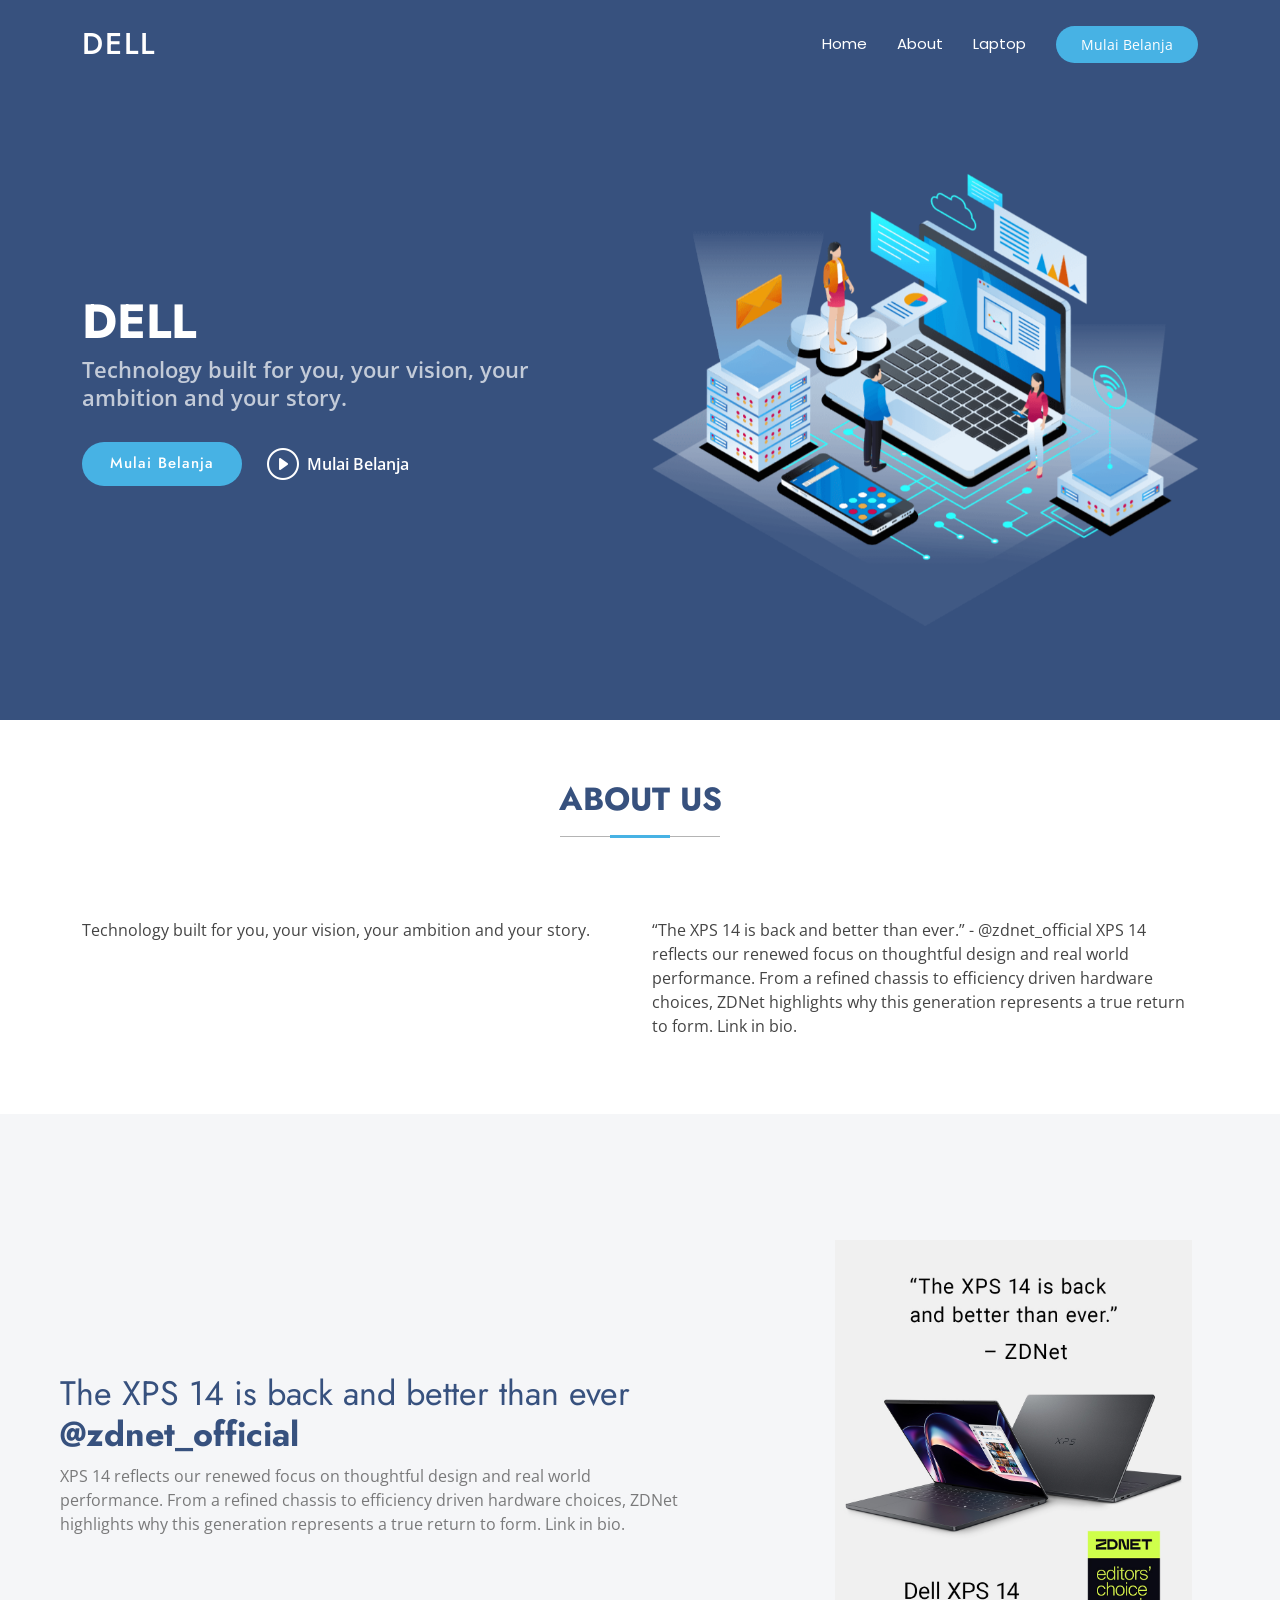
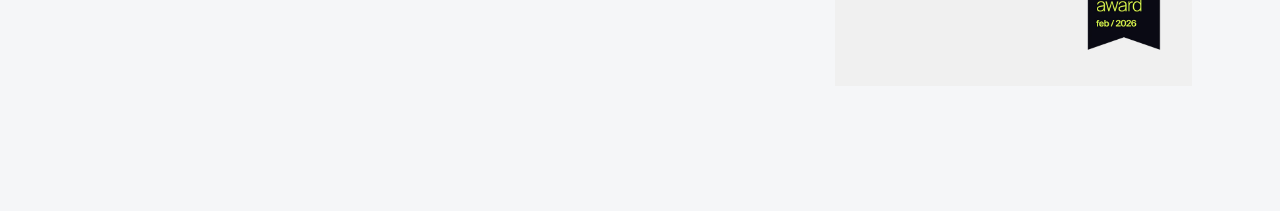
<file: pertemuan5.html>
<!DOCTYPE html>
<html lang="en">

<head>
    <meta charset="utf-8">
    <meta content="width=device-width, initial-scale=1.0" name="viewport">
    <title>DELL</title>
    <meta name="description" content="">
    <meta name="keywords" content="">

    <!-- Favicons -->
    <link href="Arsha/assets/img/favicon.png" rel="icon">
    <link href="Arsha/assets/img/apple-touch-icon.png" rel="apple-touch-icon">

    <!-- Fonts -->
    <link href="https://fonts.googleapis.com" rel="preconnect">
    <link href="https://fonts.gstatic.com" rel="preconnect" crossorigin>
    <link
        href="https://fonts.googleapis.com/css2?family=Open+Sans:ital,wght@0,300;0,400;0,500;0,600;0,700;0,800;1,300;1,400;1,500;1,600;1,700;1,800&family=Poppins:ital,wght@0,100;0,200;0,300;0,400;0,500;0,600;0,700;0,800;0,900;1,100;1,200;1,300;1,400;1,500;1,600;1,700;1,800;1,900&family=Jost:ital,wght@0,100;0,200;0,300;0,400;0,500;0,600;0,700;0,800;0,900;1,100;1,200;1,300;1,400;1,500;1,600;1,700;1,800;1,900&display=swap"
        rel="stylesheet">

    <!-- Vendor CSS Files -->
    <link href="Arsha/assets/vendor/bootstrap/css/bootstrap.min.css" rel="stylesheet">
    <link href="Arsha/assets/vendor/bootstrap-icons/bootstrap-icons.css" rel="stylesheet">
    <link href="Arsha/assets/vendor/aos/aos.css" rel="stylesheet">
    <link href="Arsha/assets/vendor/glightbox/css/glightbox.min.css" rel="stylesheet">
    <link href="Arsha/assets/vendor/swiper/swiper-bundle.min.css" rel="stylesheet">

    <!-- Main CSS File -->
    <link href="Arsha/assets/css/main.css" rel="stylesheet">

    <!-- =======================================================
  * Template Name: Arsha
  * Template URL: https://bootstrapmade.com/arsha-free-bootstrap-html-template-corporate/
  * Updated: Feb 22 2025 with Bootstrap v5.3.3
  * Author: BootstrapMade.com
  * License: https://bootstrapmade.com/license/
======================================================== -->

</head>

<body class="index-page">
    <header id="header" class="header d-flex align-items-center fixed-top">
        <div class="container-fluid container-xl position-relative d-flex align-items-center">

            <a href="index.html" class="logo d-flex align-items-center me-auto">
                <!-- Uncomment the line below if you also wish to use an image logo -->
                <!-- <img src="Arsha/assets/img/logo.webp" alt=""> -->
                <h1 class="sitename">DELL</h1>
            </a>

            <nav id="navmenu" class="navmenu">
                <ul>
                    <li><a href="#header" class="active">Home</a></li>
                    <li><a href="#about">About</a></li>
                    <li><a href="#laptop">Laptop</a></li>
                </ul>
                <i class="mobile-nav-toggle d-xl-none bi bi-list"></i>
            </nav>

            <a class="btn-getstarted" href="#about">Mulai Belanja</a>

        </div>
    </header>
    <main class="main">

        <!-- Header Section -->
        <section id="header" class="hero section dark-background">

            <div class="container" data-aos="fade-up">
                <div class="row gy-4">
                    <div class="col-lg-6 order-2 order-lg-1 d-flex flex-column justify-content-center"
                        data-aos="zoom-out">
                        <h1>DELL</h1>
                        <p>Technology built for you, your vision, your ambition and your story.</p>
                        <div class="d-flex">
                            <a href="#about" class="btn-get-started">Mulai Belanja</a>
                            <a href="https://visitstore.bio/dell?tab=ig"
                                class="glightbox btn-watch-video d-flex align-items-center"><i
                                    class="bi bi-play-circle"></i><span>Mulai Belanja</span></a>
                        </div>
                    </div>
                    <div class="col-lg-6 order-1 order-lg-2 hero-img" data-aos="zoom-out" data-aos-delay="200">
                        <img src="Arsha/assets/img/hero-img.png" class="img-fluid animated" alt="">
                    </div>
                </div>
            </div>

        </section><!-- /Header Section -->

        <!-- About Section -->
        <section id="about" class="about section">

            <!-- Section Title -->
            <div class="container section-title" data-aos="fade-up">
                <h2>About Us</h2>
            </div><!-- End Section Title -->

            <div class="container">

                <div class="row gy-4">

                    <div class="col-lg-6 content" data-aos="fade-up" data-aos-delay="100">
                        <p>
                            Technology built for you, your vision, your ambition and your story.
                        </p>
                    </div>

                    <div class="col-lg-6" data-aos="fade-up" data-aos-delay="200">
                        <p>“The XPS 14 is back and better than ever.” - @zdnet_official

                            XPS 14 reflects our renewed focus on thoughtful design and real world performance. From a
                            refined chassis to efficiency driven hardware choices, ZDNet highlights why this generation
                            represents a true return to form.

                            Link in bio.</p>
                    </div>

                </div>

            </div>

        </section><!-- /About Section -->

        <!-- Why Us Section -->
        <section id="why-us" class="section why-us light-background" data-builder="section">

            <div class="container-fluid">

                <div class="row gy-4">

                    <div class="col-lg-7 d-flex flex-column justify-content-center order-2 order-lg-1">

                        <div class="content px-xl-5" data-aos="fade-up" data-aos-delay="100">
                            <h3><span>The XPS 14 is back and better than ever </span><strong>@zdnet_official</strong></h3>
                            <p>
                                XPS 14 reflects our renewed focus on thoughtful design and real world performance. From
                                a refined chassis to efficiency driven hardware choices, ZDNet highlights why this
                                generation represents a true return to form.

                                Link in bio.
                            </p>
                        </div>
                    </div>

                    <div class="col-lg-5 order-1 order-lg-2 why-us-img">
                        <img src="laptop.jpeg" class="img-fluid" alt="" data-aos="zoom-in"
                            data-aos-delay="100">
                    </div>
                </div>

            </div>

        </section><!-- /Why Us Section -->

    </main>

    <!-- Scroll Top -->
    <a href="#" id="scroll-top" class="scroll-top d-flex align-items-center justify-content-center"><i
            class="bi bi-arrow-up-short"></i></a>

    <!-- Preloader -->
    <div id="preloader"></div>

    <!-- Vendor JS Files -->
    <script src="Arsha/assets/vendor/bootstrap/js/bootstrap.bundle.min.js"></script>
    <script src="Arsha/assets/vendor/php-email-form/validate.js"></script>
    <script src="Arsha/assets/vendor/aos/aos.js"></script>
    <script src="Arsha/assets/vendor/glightbox/js/glightbox.min.js"></script>
    <script src="Arsha/assets/vendor/swiper/swiper-bundle.min.js"></script>
    <script src="Arsha/assets/vendor/waypoints/noframework.waypoints.js"></script>
    <script src="Arsha/assets/vendor/imagesloaded/imagesloaded.pkgd.min.js"></script>
    <script src="Arsha/assets/vendor/isotope-layout/isotope.pkgd.min.js"></script>

    <!-- Main JS File -->
    <script src="Arsha/assets/js/main.js"></script>

</body>

</html>
</file>
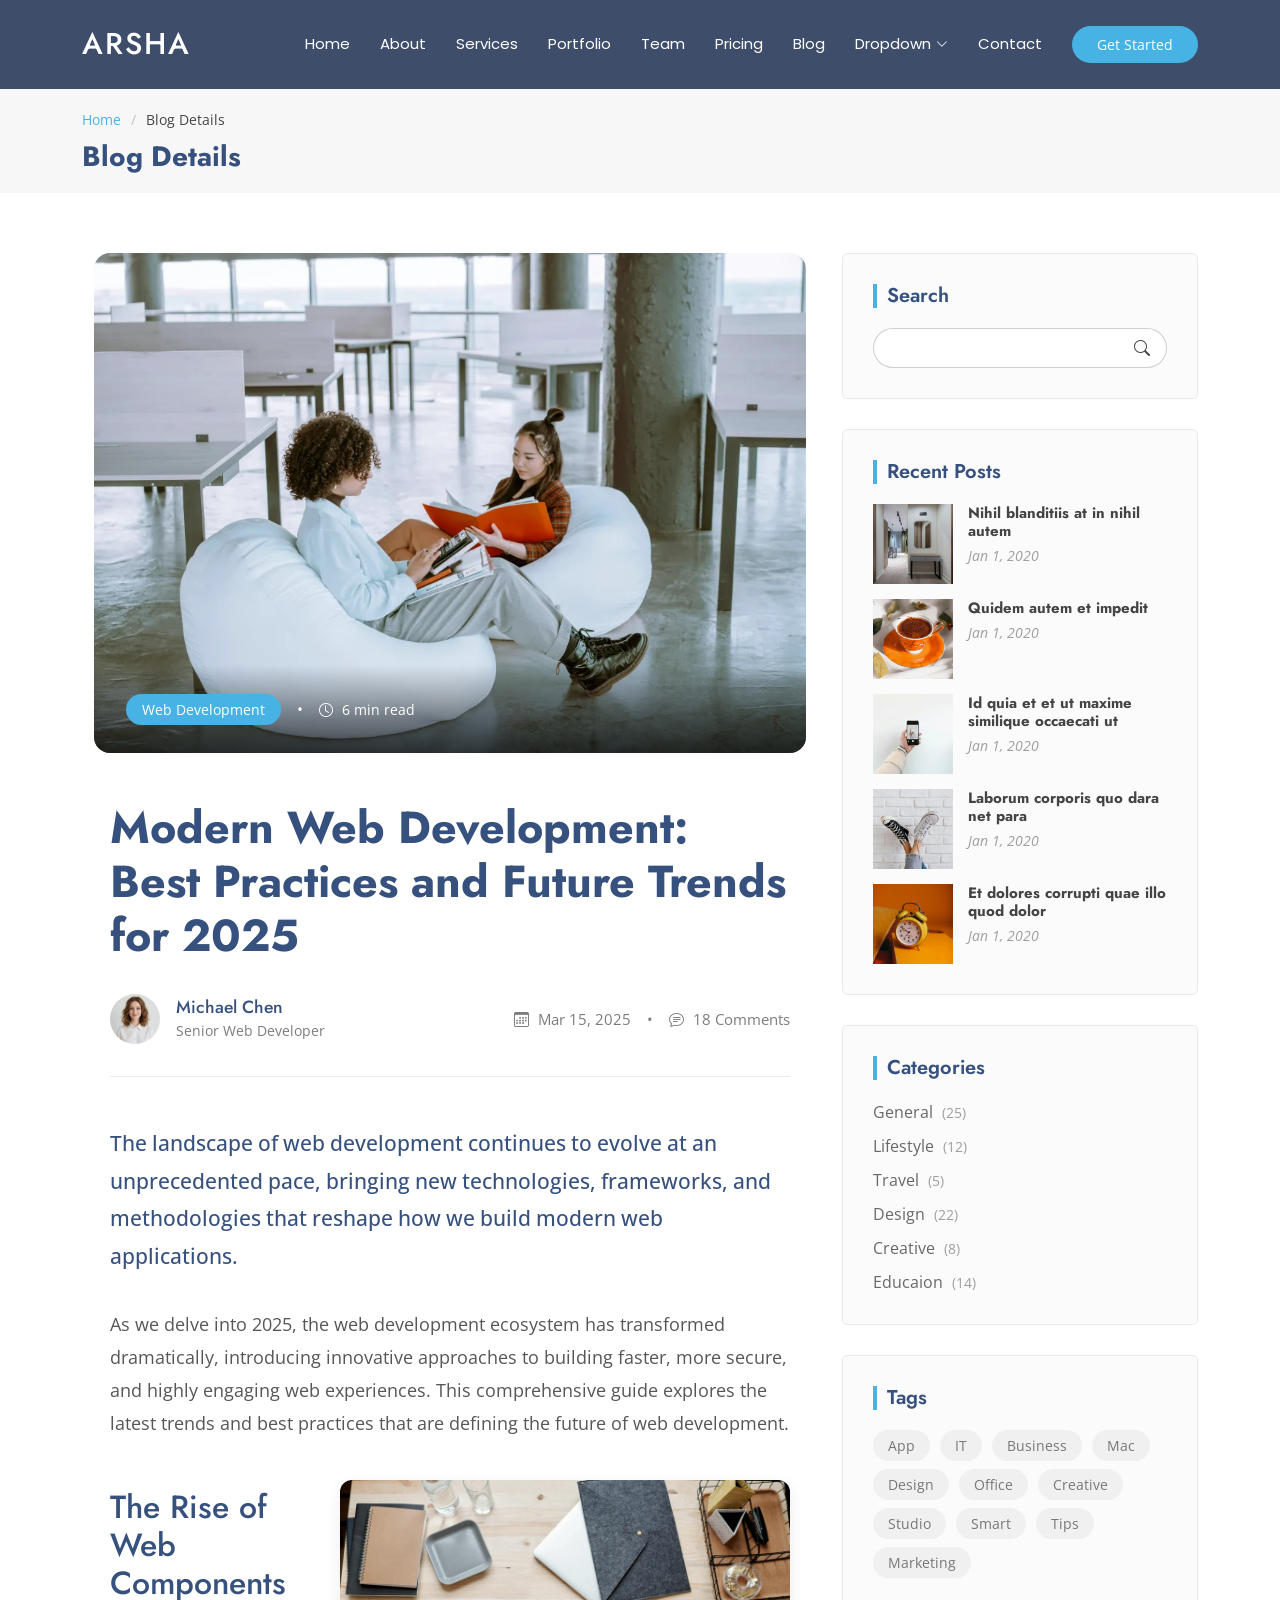
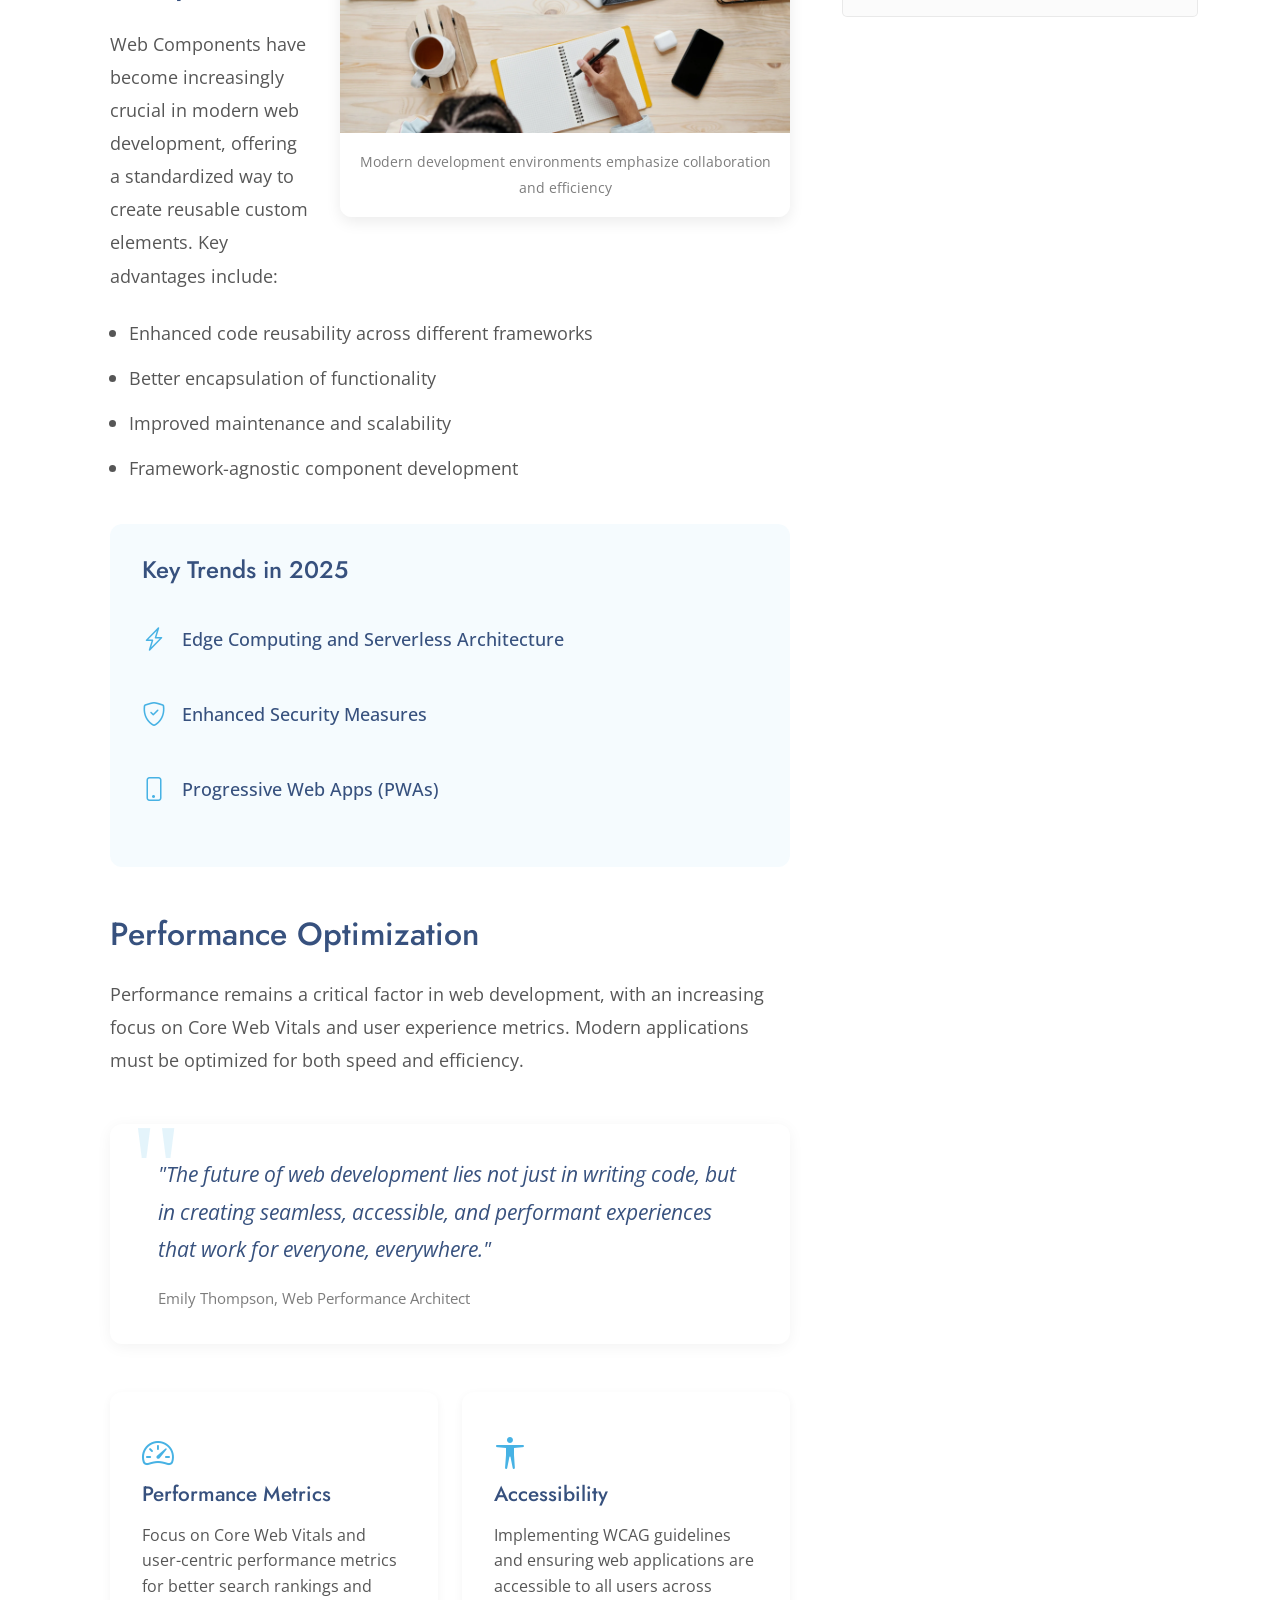
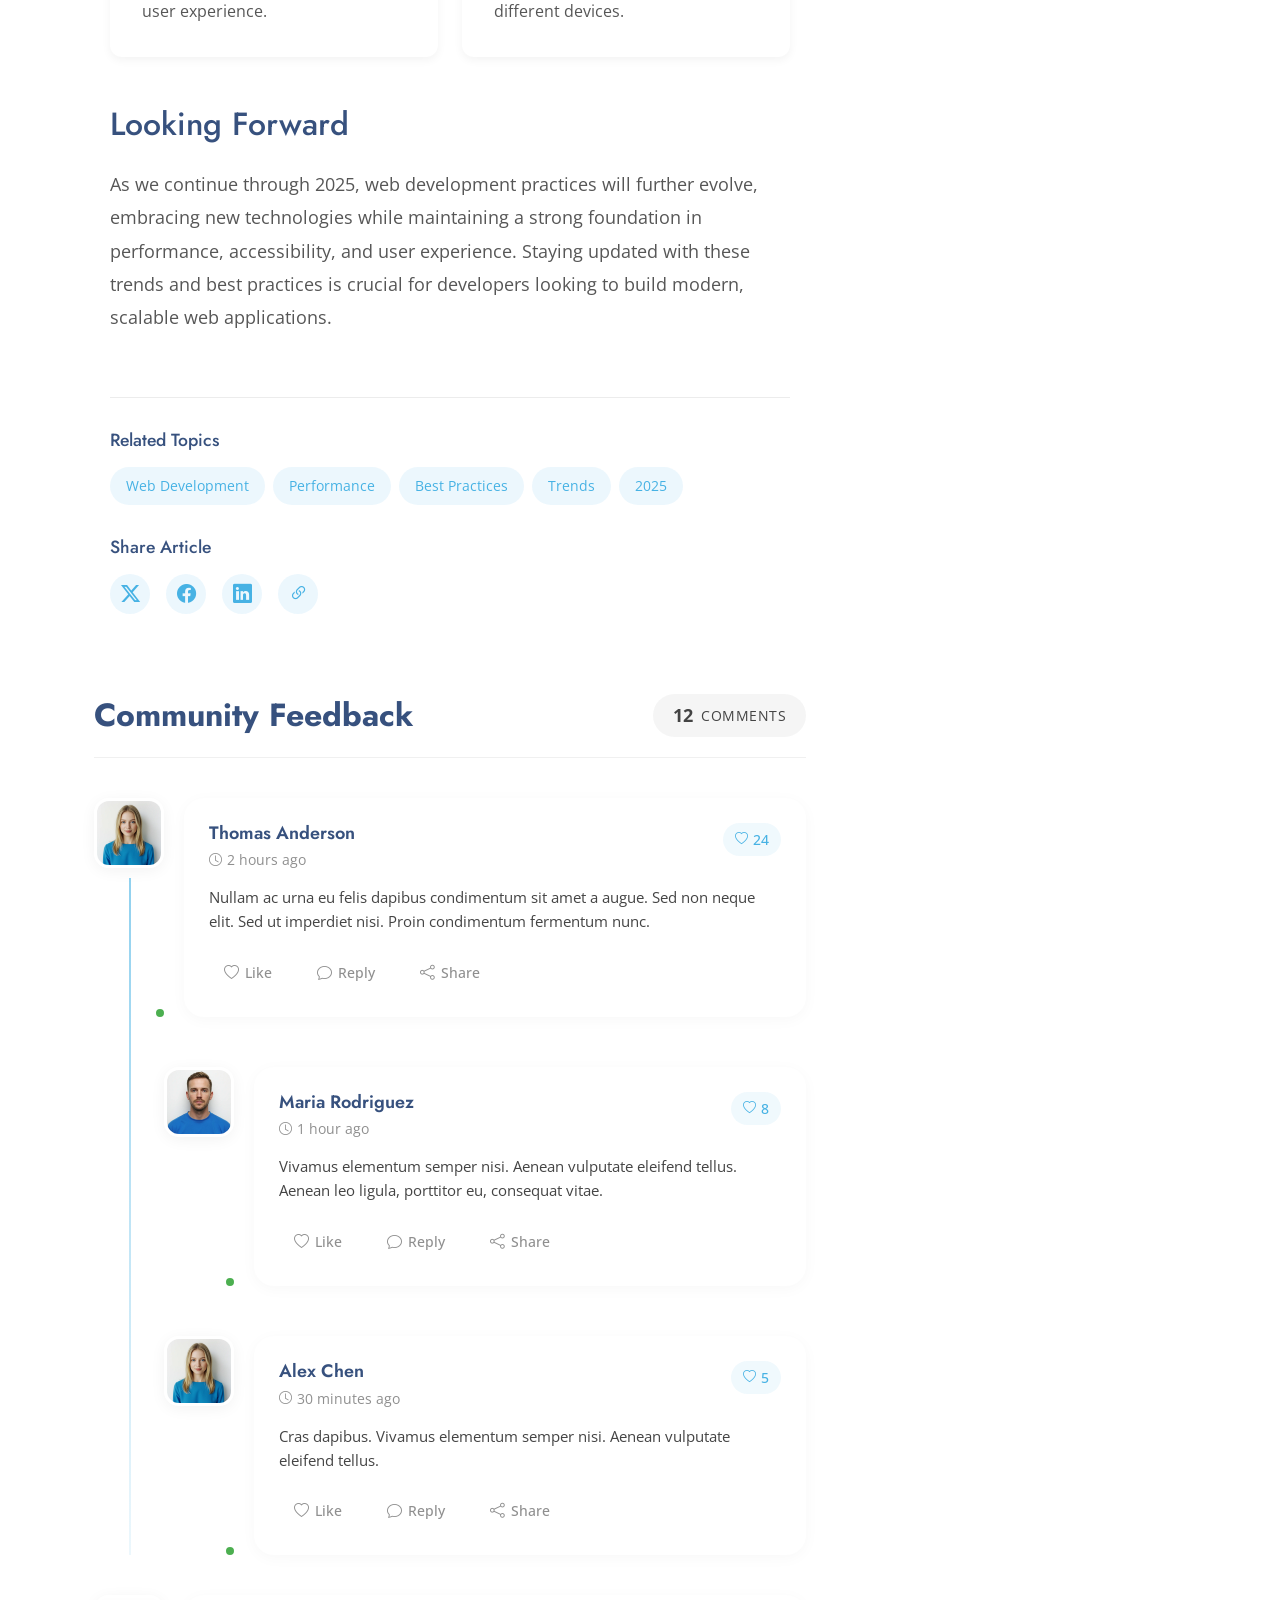
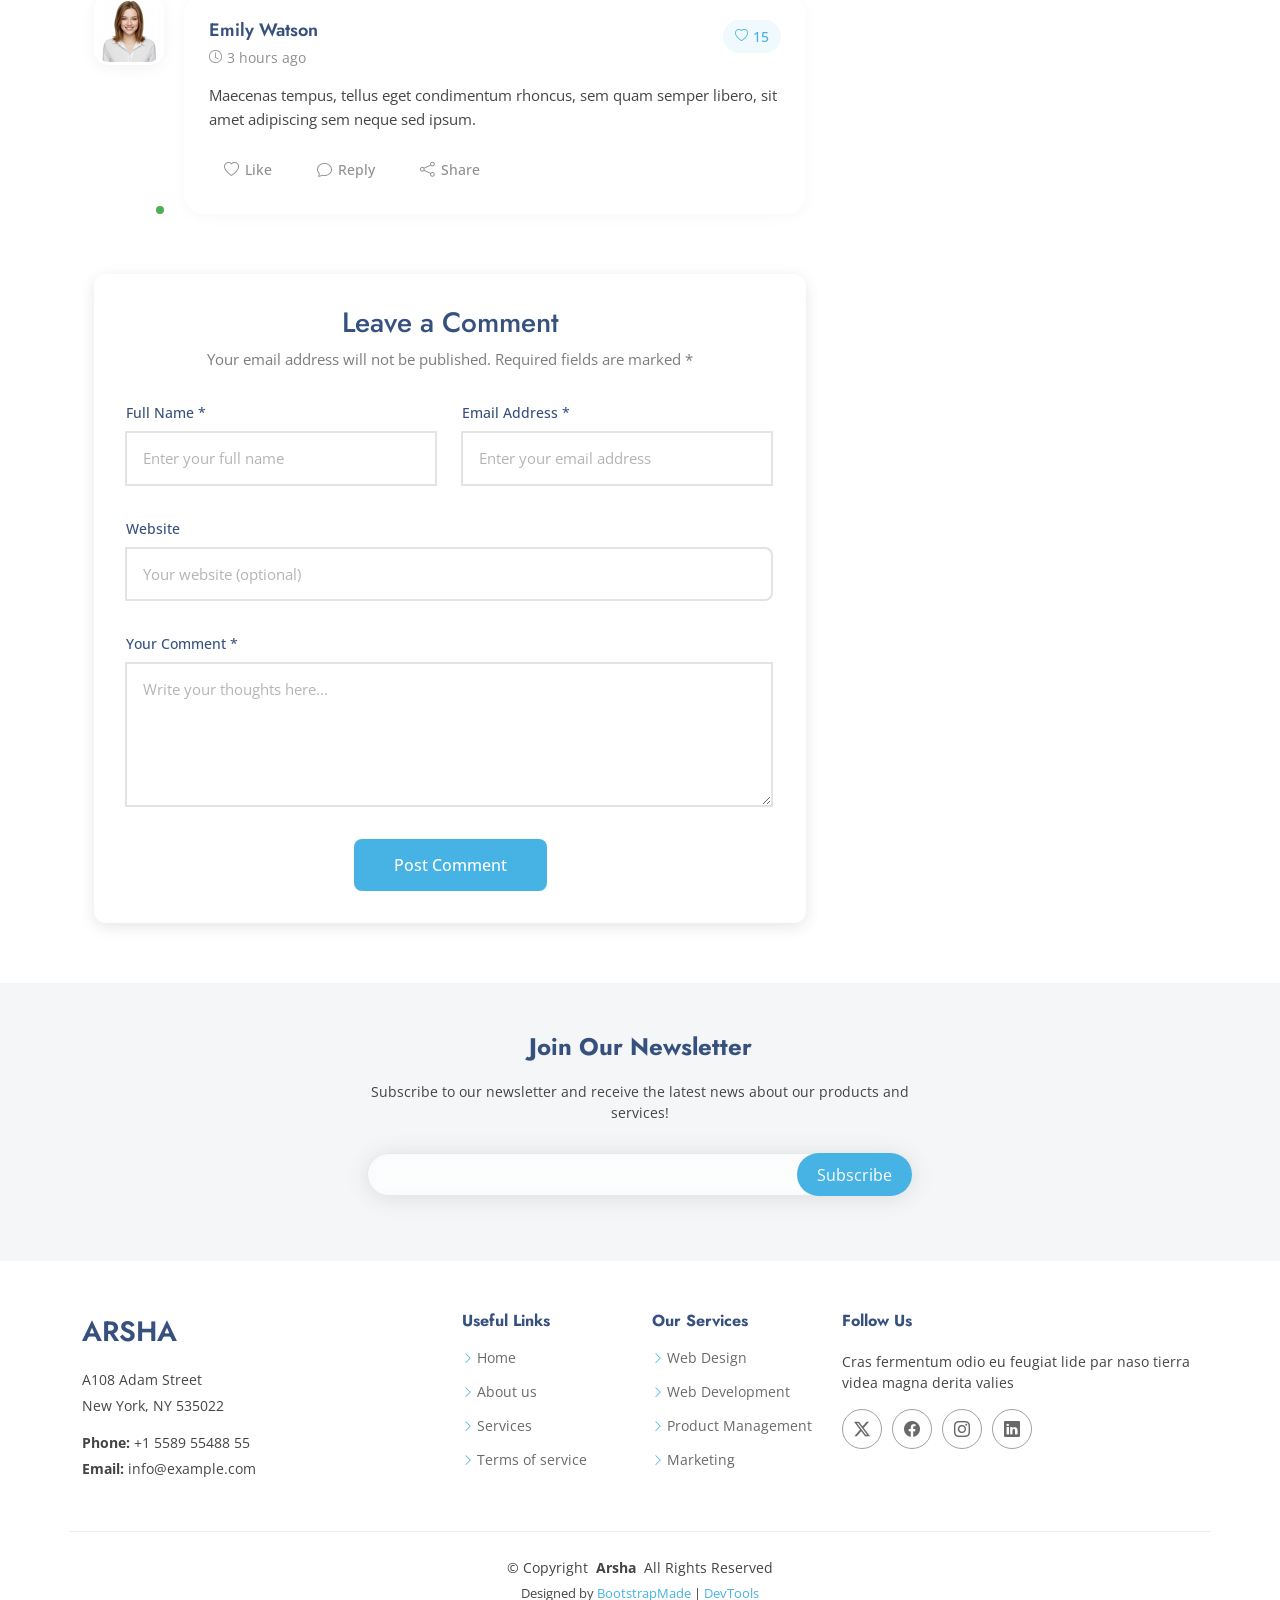
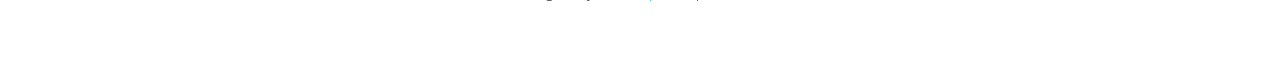
<file: Arsha/blog-details.html>
<!DOCTYPE html>
<html lang="en">

<head>
  <meta charset="utf-8">
  <meta content="width=device-width, initial-scale=1.0" name="viewport">
  <title>Blog Details - Arsha Bootstrap Template</title>
  <meta name="description" content="">
  <meta name="keywords" content="">

  <!-- Favicons -->
  <link href="assets/img/favicon.png" rel="icon">
  <link href="assets/img/apple-touch-icon.png" rel="apple-touch-icon">

  <!-- Fonts -->
  <link href="https://fonts.googleapis.com" rel="preconnect">
  <link href="https://fonts.gstatic.com" rel="preconnect" crossorigin>
  <link href="https://fonts.googleapis.com/css2?family=Open+Sans:ital,wght@0,300;0,400;0,500;0,600;0,700;0,800;1,300;1,400;1,500;1,600;1,700;1,800&family=Poppins:ital,wght@0,100;0,200;0,300;0,400;0,500;0,600;0,700;0,800;0,900;1,100;1,200;1,300;1,400;1,500;1,600;1,700;1,800;1,900&family=Jost:ital,wght@0,100;0,200;0,300;0,400;0,500;0,600;0,700;0,800;0,900;1,100;1,200;1,300;1,400;1,500;1,600;1,700;1,800;1,900&display=swap" rel="stylesheet">

  <!-- Vendor CSS Files -->
  <link href="assets/vendor/bootstrap/css/bootstrap.min.css" rel="stylesheet">
  <link href="assets/vendor/bootstrap-icons/bootstrap-icons.css" rel="stylesheet">
  <link href="assets/vendor/aos/aos.css" rel="stylesheet">
  <link href="assets/vendor/glightbox/css/glightbox.min.css" rel="stylesheet">
  <link href="assets/vendor/swiper/swiper-bundle.min.css" rel="stylesheet">

  <!-- Main CSS File -->
  <link href="assets/css/main.css" rel="stylesheet">

  <!-- =======================================================
  * Template Name: Arsha
  * Template URL: https://bootstrapmade.com/arsha-free-bootstrap-html-template-corporate/
  * Updated: Feb 22 2025 with Bootstrap v5.3.3
  * Author: BootstrapMade.com
  * License: https://bootstrapmade.com/license/
  ======================================================== -->
</head>

<body class="blog-details-page">

  <header id="header" class="header d-flex align-items-center sticky-top">
    <div class="container-fluid container-xl position-relative d-flex align-items-center">

      <a href="index.html" class="logo d-flex align-items-center me-auto">
        <!-- Uncomment the line below if you also wish to use an image logo -->
        <!-- <img src="assets/img/logo.webp" alt=""> -->
        <h1 class="sitename">Arsha</h1>
      </a>

      <nav id="navmenu" class="navmenu">
        <ul>
          <li><a href="#hero">Home</a></li>
          <li><a href="#about">About</a></li>
          <li><a href="#services">Services</a></li>
          <li><a href="#portfolio">Portfolio</a></li>
          <li><a href="#team">Team</a></li>
          <li><a href="#pricing">Pricing</a></li>
          <li><a href="blog.html">Blog</a></li>
          <li class="dropdown"><a href="#"><span>Dropdown</span> <i class="bi bi-chevron-down toggle-dropdown"></i></a>
            <ul>
              <li><a href="#">Dropdown 1</a></li>
              <li class="dropdown"><a href="#"><span>Deep Dropdown</span> <i class="bi bi-chevron-down toggle-dropdown"></i></a>
                <ul>
                  <li><a href="#">Deep Dropdown 1</a></li>
                  <li><a href="#">Deep Dropdown 2</a></li>
                  <li><a href="#">Deep Dropdown 3</a></li>
                  <li><a href="#">Deep Dropdown 4</a></li>
                  <li><a href="#">Deep Dropdown 5</a></li>
                </ul>
              </li>
              <li><a href="#">Dropdown 2</a></li>
              <li><a href="#">Dropdown 3</a></li>
              <li><a href="#">Dropdown 4</a></li>
            </ul>
          </li>
          <li><a href="#contact">Contact</a></li>
        </ul>
        <i class="mobile-nav-toggle d-xl-none bi bi-list"></i>
      </nav>

      <a class="btn-getstarted" href="#about">Get Started</a>

    </div>
  </header>

  <main class="main">

    <!-- Page Title -->
    <div class="page-title" data-aos="fade">
      <div class="container">
        <nav class="breadcrumbs">
          <ol>
            <li><a href="index.html">Home</a></li>
            <li class="current">Blog Details</li>
          </ol>
        </nav>
        <h1>Blog Details</h1>
      </div>
    </div><!-- End Page Title -->

    <div class="container">
      <div class="row">

        <div class="col-lg-8">

          <!-- Blog Details Section -->
          <section id="blog-details" class="blog-details section">
            <div class="container" data-aos="fade-up">

              <article class="article">

                <div class="hero-img" data-aos="zoom-in">
                  <img src="assets/img/blog/blog-post-3.webp" alt="Featured blog image" class="img-fluid" loading="lazy">
                  <div class="meta-overlay">
                    <div class="meta-categories">
                      <a href="#" class="category">Web Development</a>
                      <span class="divider">•</span>
                      <span class="reading-time"><i class="bi bi-clock"></i> 6 min read</span>
                    </div>
                  </div>
                </div>

                <div class="article-content" data-aos="fade-up" data-aos-delay="100">
                  <div class="content-header">
                    <h1 class="title">Modern Web Development: Best Practices and Future Trends for 2025</h1>

                    <div class="author-info">
                      <div class="author-details">
                        <img src="assets/img/person/person-f-8.webp" alt="Author" class="author-img">
                        <div class="info">
                          <h4>Michael Chen</h4>
                          <span class="role">Senior Web Developer</span>
                        </div>
                      </div>
                      <div class="post-meta">
                        <span class="date"><i class="bi bi-calendar3"></i> Mar 15, 2025</span>
                        <span class="divider">•</span>
                        <span class="comments"><i class="bi bi-chat-text"></i> 18 Comments</span>
                      </div>
                    </div>
                  </div>

                  <div class="content">
                    <p class="lead">
                      The landscape of web development continues to evolve at an unprecedented pace, bringing new technologies, frameworks, and methodologies that reshape how we build modern web applications.
                    </p>

                    <p>
                      As we delve into 2025, the web development ecosystem has transformed dramatically, introducing innovative approaches to building faster, more secure, and highly engaging web experiences. This comprehensive guide explores the latest trends and best practices that are defining the future of web development.
                    </p>

                    <div class="content-image right-aligned">
                      <img src="assets/img/blog/blog-hero-2.webp" class="img-fluid" alt="Modern web development tools" loading="lazy">
                      <figcaption>Modern development environments emphasize collaboration and efficiency</figcaption>
                    </div>

                    <h2>The Rise of Web Components</h2>
                    <p>
                      Web Components have become increasingly crucial in modern web development, offering a standardized way to create reusable custom elements. Key advantages include:
                    </p>
                    <ul>
                      <li>Enhanced code reusability across different frameworks</li>
                      <li>Better encapsulation of functionality</li>
                      <li>Improved maintenance and scalability</li>
                      <li>Framework-agnostic component development</li>
                    </ul>

                    <div class="highlight-box">
                      <h3>Key Trends in 2025</h3>
                      <ul class="trend-list">
                        <li>
                          <i class="bi bi-lightning-charge"></i>
                          <span>Edge Computing and Serverless Architecture</span>
                        </li>
                        <li>
                          <i class="bi bi-shield-check"></i>
                          <span>Enhanced Security Measures</span>
                        </li>
                        <li>
                          <i class="bi bi-phone"></i>
                          <span>Progressive Web Apps (PWAs)</span>
                        </li>
                      </ul>
                    </div>

                    <h2>Performance Optimization</h2>
                    <p>
                      Performance remains a critical factor in web development, with an increasing focus on Core Web Vitals and user experience metrics. Modern applications must be optimized for both speed and efficiency.
                    </p>

                    <blockquote>
                      <p>
                        "The future of web development lies not just in writing code, but in creating seamless, accessible, and performant experiences that work for everyone, everywhere."
                      </p>
                      <cite>Emily Thompson, Web Performance Architect</cite>
                    </blockquote>

                    <div class="content-grid">
                      <div class="row g-4">
                        <div class="col-md-6">
                          <div class="info-card">
                            <i class="bi bi-speedometer2"></i>
                            <h4>Performance Metrics</h4>
                            <p>Focus on Core Web Vitals and user-centric performance metrics for better search rankings and user experience.</p>
                          </div>
                        </div>
                        <div class="col-md-6">
                          <div class="info-card">
                            <i class="bi bi-universal-access"></i>
                            <h4>Accessibility</h4>
                            <p>Implementing WCAG guidelines and ensuring web applications are accessible to all users across different devices.</p>
                          </div>
                        </div>
                      </div>
                    </div>

                    <h2>Looking Forward</h2>
                    <p>
                      As we continue through 2025, web development practices will further evolve, embracing new technologies while maintaining a strong foundation in performance, accessibility, and user experience. Staying updated with these trends and best practices is crucial for developers looking to build modern, scalable web applications.
                    </p>
                  </div>

                  <div class="meta-bottom">
                    <div class="tags-section">
                      <h4>Related Topics</h4>
                      <div class="tags">
                        <a href="#" class="tag">Web Development</a>
                        <a href="#" class="tag">Performance</a>
                        <a href="#" class="tag">Best Practices</a>
                        <a href="#" class="tag">Trends</a>
                        <a href="#" class="tag">2025</a>
                      </div>
                    </div>

                    <div class="share-section">
                      <h4>Share Article</h4>
                      <div class="social-links">
                        <a href="#" class="twitter"><i class="bi bi-twitter-x"></i></a>
                        <a href="#" class="facebook"><i class="bi bi-facebook"></i></a>
                        <a href="#" class="linkedin"><i class="bi bi-linkedin"></i></a>
                        <a href="#" class="copy-link" title="Copy Link"><i class="bi bi-link-45deg"></i></a>
                      </div>
                    </div>
                  </div>
                </div>

              </article>

            </div>
          </section><!-- /Blog Details Section -->

          <!-- Blog Comments Section -->
          <section id="blog-comments" class="blog-comments section">

            <div class="container" data-aos="fade-up" data-aos-delay="100">

              <div class="blog-comments-4">
                <div class="comments-header">
                  <h3 class="title">Community Feedback</h3>
                  <div class="comments-stats">
                    <span class="count">12</span>
                    <span class="label">Comments</span>
                  </div>
                </div>

                <div class="comments-container">
                  <!-- Comment #1 -->
                  <div class="comment-thread">
                    <div class="comment-box">
                      <div class="comment-wrapper">
                        <div class="avatar-wrapper">
                          <img src="assets/img/person/person-f-9.webp" alt="Avatar" loading="lazy">
                          <span class="status-indicator"></span>
                        </div>

                        <div class="comment-content">
                          <div class="comment-header">
                            <div class="user-info">
                              <h4>Thomas Anderson</h4>
                              <span class="time-badge">
                                <i class="bi bi-clock"></i>
                                2 hours ago
                              </span>
                            </div>
                            <div class="engagement">
                              <span class="likes">
                                <i class="bi bi-heart"></i>
                                24
                              </span>
                            </div>
                          </div>

                          <div class="comment-body">
                            <p>Nullam ac urna eu felis dapibus condimentum sit amet a augue. Sed non neque elit. Sed ut imperdiet nisi. Proin condimentum fermentum nunc.</p>
                          </div>

                          <div class="comment-actions">
                            <button class="action-btn like-btn" aria-label="Like comment">
                              <i class="bi bi-heart"></i>
                              <span>Like</span>
                            </button>
                            <button class="action-btn reply-btn" aria-label="Reply to comment">
                              <i class="bi bi-chat"></i>
                              <span>Reply</span>
                            </button>
                            <button class="action-btn share-btn" aria-label="Share comment">
                              <i class="bi bi-share"></i>
                              <span>Share</span>
                            </button>
                          </div>
                        </div>
                      </div>
                    </div>

                    <!-- Replies Container -->
                    <div class="replies-container">
                      <!-- Reply #1 -->
                      <div class="comment-box reply">
                        <div class="comment-wrapper">
                          <div class="avatar-wrapper">
                            <img src="assets/img/person/person-m-9.webp" alt="Avatar" loading="lazy">
                            <span class="status-indicator"></span>
                          </div>

                          <div class="comment-content">
                            <div class="comment-header">
                              <div class="user-info">
                                <h4>Maria Rodriguez</h4>
                                <span class="time-badge">
                                  <i class="bi bi-clock"></i>
                                  1 hour ago
                                </span>
                              </div>
                              <div class="engagement">
                                <span class="likes">
                                  <i class="bi bi-heart"></i>
                                  8
                                </span>
                              </div>
                            </div>

                            <div class="comment-body">
                              <p>Vivamus elementum semper nisi. Aenean vulputate eleifend tellus. Aenean leo ligula, porttitor eu, consequat vitae.</p>
                            </div>

                            <div class="comment-actions">
                              <button class="action-btn like-btn" aria-label="Like comment">
                                <i class="bi bi-heart"></i>
                                <span>Like</span>
                              </button>
                              <button class="action-btn reply-btn" aria-label="Reply to comment">
                                <i class="bi bi-chat"></i>
                                <span>Reply</span>
                              </button>
                              <button class="action-btn share-btn" aria-label="Share comment">
                                <i class="bi bi-share"></i>
                                <span>Share</span>
                              </button>
                            </div>
                          </div>
                        </div>
                      </div>

                      <!-- Reply #2 -->
                      <div class="comment-box reply">
                        <div class="comment-wrapper">
                          <div class="avatar-wrapper">
                            <img src="assets/img/person/person-f-9.webp" alt="Avatar" loading="lazy">
                            <span class="status-indicator"></span>
                          </div>

                          <div class="comment-content">
                            <div class="comment-header">
                              <div class="user-info">
                                <h4>Alex Chen</h4>
                                <span class="time-badge">
                                  <i class="bi bi-clock"></i>
                                  30 minutes ago
                                </span>
                              </div>
                              <div class="engagement">
                                <span class="likes">
                                  <i class="bi bi-heart"></i>
                                  5
                                </span>
                              </div>
                            </div>

                            <div class="comment-body">
                              <p>Cras dapibus. Vivamus elementum semper nisi. Aenean vulputate eleifend tellus.</p>
                            </div>

                            <div class="comment-actions">
                              <button class="action-btn like-btn" aria-label="Like comment">
                                <i class="bi bi-heart"></i>
                                <span>Like</span>
                              </button>
                              <button class="action-btn reply-btn" aria-label="Reply to comment">
                                <i class="bi bi-chat"></i>
                                <span>Reply</span>
                              </button>
                              <button class="action-btn share-btn" aria-label="Share comment">
                                <i class="bi bi-share"></i>
                                <span>Share</span>
                              </button>
                            </div>
                          </div>
                        </div>
                      </div>
                    </div>
                  </div>

                  <!-- Comment #2 -->
                  <div class="comment-thread">
                    <div class="comment-box">
                      <div class="comment-wrapper">
                        <div class="avatar-wrapper">
                          <img src="assets/img/person/person-f-7.webp" alt="Avatar" loading="lazy">
                          <span class="status-indicator"></span>
                        </div>

                        <div class="comment-content">
                          <div class="comment-header">
                            <div class="user-info">
                              <h4>Emily Watson</h4>
                              <span class="time-badge">
                                <i class="bi bi-clock"></i>
                                3 hours ago
                              </span>
                            </div>
                            <div class="engagement">
                              <span class="likes">
                                <i class="bi bi-heart"></i>
                                15
                              </span>
                            </div>
                          </div>

                          <div class="comment-body">
                            <p>Maecenas tempus, tellus eget condimentum rhoncus, sem quam semper libero, sit amet adipiscing sem neque sed ipsum.</p>
                          </div>

                          <div class="comment-actions">
                            <button class="action-btn like-btn" aria-label="Like comment">
                              <i class="bi bi-heart"></i>
                              <span>Like</span>
                            </button>
                            <button class="action-btn reply-btn" aria-label="Reply to comment">
                              <i class="bi bi-chat"></i>
                              <span>Reply</span>
                            </button>
                            <button class="action-btn share-btn" aria-label="Share comment">
                              <i class="bi bi-share"></i>
                              <span>Share</span>
                            </button>
                          </div>
                        </div>
                      </div>
                    </div>
                  </div>
                </div>
              </div>

            </div>

          </section><!-- /Blog Comments Section -->

          <!-- Blog Comment Form Section -->
          <section id="blog-comment-form" class="blog-comment-form section">

            <div class="container" data-aos="fade-up" data-aos-delay="100">

              <form method="post" role="form">

                <div class="form-header">
                  <h3>Leave a Comment</h3>
                  <p>Your email address will not be published. Required fields are marked *</p>
                </div>

                <div class="row gy-3">
                  <div class="col-md-6">
                    <div class="input-group">
                      <label for="name">Full Name *</label>
                      <input type="text" name="name" id="name" placeholder="Enter your full name" required="">
                      <span class="error-text">Please enter your name</span>
                    </div>
                  </div>

                  <div class="col-md-6">
                    <div class="input-group">
                      <label for="email">Email Address *</label>
                      <input type="email" name="email" id="email" placeholder="Enter your email address" required="">
                      <span class="error-text">Please enter a valid email address</span>
                    </div>
                  </div>

                  <div class="col-12">
                    <div class="input-group">
                      <label for="website">Website</label>
                      <input type="url" name="website" id="website" placeholder="Your website (optional)">
                    </div>
                  </div>

                  <div class="col-12">
                    <div class="input-group">
                      <label for="comment">Your Comment *</label>
                      <textarea name="comment" id="comment" rows="5" placeholder="Write your thoughts here..." required=""></textarea>
                      <span class="error-text">Please enter your comment</span>
                    </div>
                  </div>

                  <div class="col-12 text-center">
                    <button type="submit">Post Comment</button>
                  </div>
                </div>

              </form>

            </div>

          </section><!-- /Blog Comment Form Section -->

        </div>

        <div class="col-lg-4 sidebar">

          <div class="widgets-container" data-aos="fade-up" data-aos-delay="200">

            <!-- Search Widget -->
            <div class="search-widget widget-item">

              <h3 class="widget-title">Search</h3>
              <form action="">
                <input type="text">
                <button type="submit" title="Search"><i class="bi bi-search"></i></button>
              </form>

            </div><!--/Search Widget -->

            <!-- Recent Posts Widget -->
            <div class="recent-posts-widget widget-item">

              <h3 class="widget-title">Recent Posts</h3>

              <div class="post-item">
                <img src="assets/img/blog/blog-post-square-1.webp" alt="" class="flex-shrink-0">
                <div>
                  <h4><a href="blog-details.html">Nihil blanditiis at in nihil autem</a></h4>
                  <time datetime="2020-01-01">Jan 1, 2020</time>
                </div>
              </div><!-- End recent post item-->

              <div class="post-item">
                <img src="assets/img/blog/blog-post-square-2.webp" alt="" class="flex-shrink-0">
                <div>
                  <h4><a href="blog-details.html">Quidem autem et impedit</a></h4>
                  <time datetime="2020-01-01">Jan 1, 2020</time>
                </div>
              </div><!-- End recent post item-->

              <div class="post-item">
                <img src="assets/img/blog/blog-post-square-3.webp" alt="" class="flex-shrink-0">
                <div>
                  <h4><a href="blog-details.html">Id quia et et ut maxime similique occaecati ut</a></h4>
                  <time datetime="2020-01-01">Jan 1, 2020</time>
                </div>
              </div><!-- End recent post item-->

              <div class="post-item">
                <img src="assets/img/blog/blog-post-square-4.webp" alt="" class="flex-shrink-0">
                <div>
                  <h4><a href="blog-details.html">Laborum corporis quo dara net para</a></h4>
                  <time datetime="2020-01-01">Jan 1, 2020</time>
                </div>
              </div><!-- End recent post item-->

              <div class="post-item">
                <img src="assets/img/blog/blog-post-square-5.webp" alt="" class="flex-shrink-0">
                <div>
                  <h4><a href="blog-details.html">Et dolores corrupti quae illo quod dolor</a></h4>
                  <time datetime="2020-01-01">Jan 1, 2020</time>
                </div>
              </div><!-- End recent post item-->

            </div><!--/Recent Posts Widget -->

            <!-- Categories Widget -->
            <div class="categories-widget widget-item">

              <h3 class="widget-title">Categories</h3>
              <ul class="mt-3">
                <li><a href="#">General <span>(25)</span></a></li>
                <li><a href="#">Lifestyle <span>(12)</span></a></li>
                <li><a href="#">Travel <span>(5)</span></a></li>
                <li><a href="#">Design <span>(22)</span></a></li>
                <li><a href="#">Creative <span>(8)</span></a></li>
                <li><a href="#">Educaion <span>(14)</span></a></li>
              </ul>

            </div><!--/Categories Widget -->

            <!-- Tags Widget -->
            <div class="tags-widget widget-item">

              <h3 class="widget-title">Tags</h3>
              <ul>
                <li><a href="#">App</a></li>
                <li><a href="#">IT</a></li>
                <li><a href="#">Business</a></li>
                <li><a href="#">Mac</a></li>
                <li><a href="#">Design</a></li>
                <li><a href="#">Office</a></li>
                <li><a href="#">Creative</a></li>
                <li><a href="#">Studio</a></li>
                <li><a href="#">Smart</a></li>
                <li><a href="#">Tips</a></li>
                <li><a href="#">Marketing</a></li>
              </ul>

            </div><!--/Tags Widget -->

          </div>

        </div>

      </div>
    </div>

  </main>

  <footer id="footer" class="footer">

    <div class="footer-newsletter">
      <div class="container">
        <div class="row justify-content-center text-center">
          <div class="col-lg-6">
            <h4>Join Our Newsletter</h4>
            <p>Subscribe to our newsletter and receive the latest news about our products and services!</p>
            <form action="forms/newsletter.php" method="post" class="php-email-form">
              <div class="newsletter-form"><input type="email" name="email"><input type="submit" value="Subscribe"></div>
              <div class="loading">Loading</div>
              <div class="error-message"></div>
              <div class="sent-message">Your subscription request has been sent. Thank you!</div>
            </form>
          </div>
        </div>
      </div>
    </div>

    <div class="container footer-top">
      <div class="row gy-4">
        <div class="col-lg-4 col-md-6 footer-about">
          <a href="index.html" class="d-flex align-items-center">
            <span class="sitename">Arsha</span>
          </a>
          <div class="footer-contact pt-3">
            <p>A108 Adam Street</p>
            <p>New York, NY 535022</p>
            <p class="mt-3"><strong>Phone:</strong> <span>+1 5589 55488 55</span></p>
            <p><strong>Email:</strong> <span>info@example.com</span></p>
          </div>
        </div>

        <div class="col-lg-2 col-md-3 footer-links">
          <h4>Useful Links</h4>
          <ul>
            <li><i class="bi bi-chevron-right"></i> <a href="#">Home</a></li>
            <li><i class="bi bi-chevron-right"></i> <a href="#">About us</a></li>
            <li><i class="bi bi-chevron-right"></i> <a href="#">Services</a></li>
            <li><i class="bi bi-chevron-right"></i> <a href="#">Terms of service</a></li>
          </ul>
        </div>

        <div class="col-lg-2 col-md-3 footer-links">
          <h4>Our Services</h4>
          <ul>
            <li><i class="bi bi-chevron-right"></i> <a href="#">Web Design</a></li>
            <li><i class="bi bi-chevron-right"></i> <a href="#">Web Development</a></li>
            <li><i class="bi bi-chevron-right"></i> <a href="#">Product Management</a></li>
            <li><i class="bi bi-chevron-right"></i> <a href="#">Marketing</a></li>
          </ul>
        </div>

        <div class="col-lg-4 col-md-12">
          <h4>Follow Us</h4>
          <p>Cras fermentum odio eu feugiat lide par naso tierra videa magna derita valies</p>
          <div class="social-links d-flex">
            <a href=""><i class="bi bi-twitter-x"></i></a>
            <a href=""><i class="bi bi-facebook"></i></a>
            <a href=""><i class="bi bi-instagram"></i></a>
            <a href=""><i class="bi bi-linkedin"></i></a>
          </div>
        </div>

      </div>
    </div>

    <div class="container copyright text-center mt-4">
      <p>© <span>Copyright</span> <strong class="px-1 sitename">Arsha</strong> <span>All Rights Reserved</span></p>
      <div class="credits">
        <!-- All the links in the footer should remain intact. -->
        <!-- You can delete the links only if you've purchased the pro version. -->
        <!-- Licensing information: https://bootstrapmade.com/license/ -->
        <!-- Purchase the pro version with working PHP/AJAX contact form: [buy-url] -->
        Designed by <a href="https://bootstrapmade.com/">BootstrapMade</a> | <a href="https://bootstrapmade.com/tools/">DevTools</a>
      </div>
    </div>

  </footer>

  <!-- Scroll Top -->
  <a href="#" id="scroll-top" class="scroll-top d-flex align-items-center justify-content-center"><i class="bi bi-arrow-up-short"></i></a>

  <!-- Preloader -->
  <div id="preloader"></div>

  <!-- Vendor JS Files -->
  <script src="assets/vendor/bootstrap/js/bootstrap.bundle.min.js"></script>
  <script src="assets/vendor/php-email-form/validate.js"></script>
  <script src="assets/vendor/aos/aos.js"></script>
  <script src="assets/vendor/glightbox/js/glightbox.min.js"></script>
  <script src="assets/vendor/swiper/swiper-bundle.min.js"></script>
  <script src="assets/vendor/waypoints/noframework.waypoints.js"></script>
  <script src="assets/vendor/imagesloaded/imagesloaded.pkgd.min.js"></script>
  <script src="assets/vendor/isotope-layout/isotope.pkgd.min.js"></script>

  <!-- Main JS File -->
  <script src="assets/js/main.js"></script>

</body>

</html>
</file>
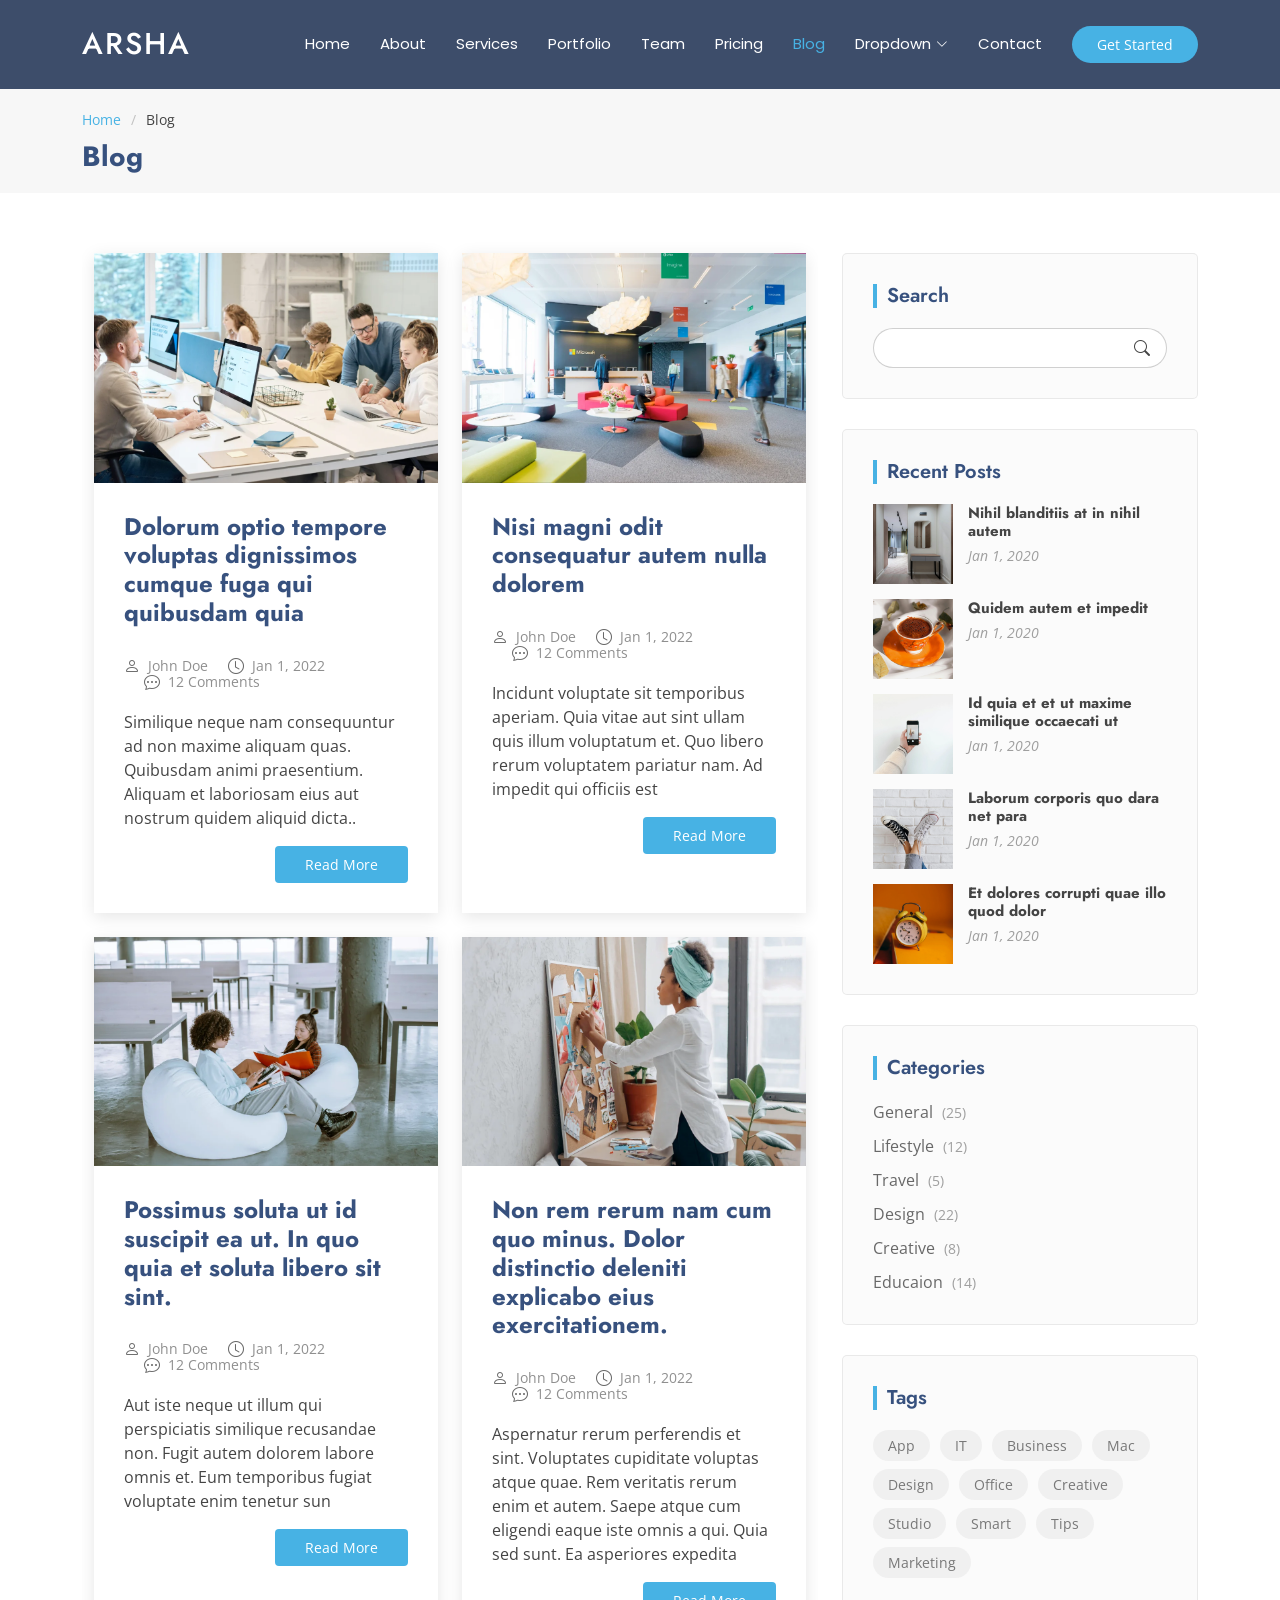
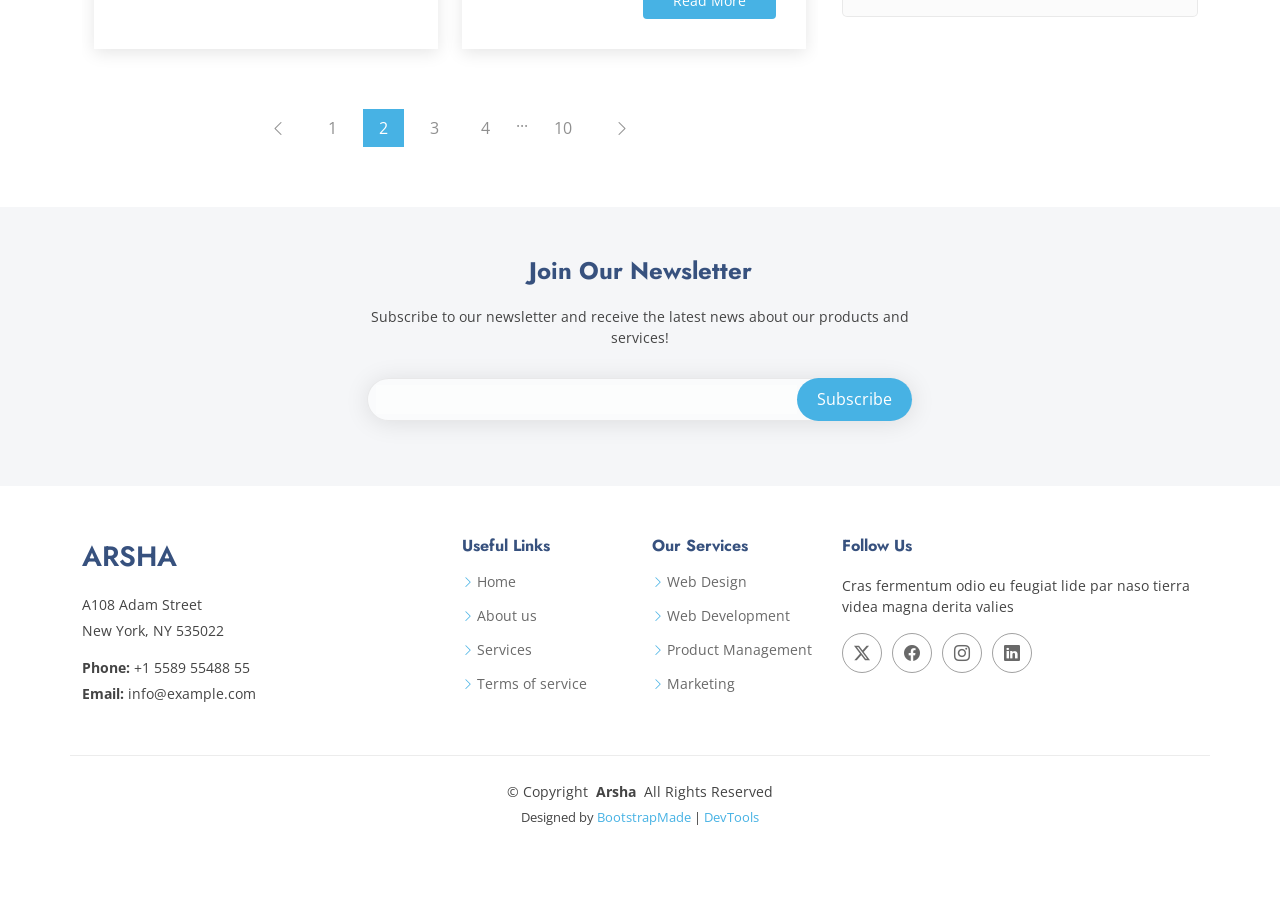
<file: Arsha/blog.html>
<!DOCTYPE html>
<html lang="en">

<head>
  <meta charset="utf-8">
  <meta content="width=device-width, initial-scale=1.0" name="viewport">
  <title>Blog - Arsha Bootstrap Template</title>
  <meta name="description" content="">
  <meta name="keywords" content="">

  <!-- Favicons -->
  <link href="assets/img/favicon.png" rel="icon">
  <link href="assets/img/apple-touch-icon.png" rel="apple-touch-icon">

  <!-- Fonts -->
  <link href="https://fonts.googleapis.com" rel="preconnect">
  <link href="https://fonts.gstatic.com" rel="preconnect" crossorigin>
  <link href="https://fonts.googleapis.com/css2?family=Open+Sans:ital,wght@0,300;0,400;0,500;0,600;0,700;0,800;1,300;1,400;1,500;1,600;1,700;1,800&family=Poppins:ital,wght@0,100;0,200;0,300;0,400;0,500;0,600;0,700;0,800;0,900;1,100;1,200;1,300;1,400;1,500;1,600;1,700;1,800;1,900&family=Jost:ital,wght@0,100;0,200;0,300;0,400;0,500;0,600;0,700;0,800;0,900;1,100;1,200;1,300;1,400;1,500;1,600;1,700;1,800;1,900&display=swap" rel="stylesheet">

  <!-- Vendor CSS Files -->
  <link href="assets/vendor/bootstrap/css/bootstrap.min.css" rel="stylesheet">
  <link href="assets/vendor/bootstrap-icons/bootstrap-icons.css" rel="stylesheet">
  <link href="assets/vendor/aos/aos.css" rel="stylesheet">
  <link href="assets/vendor/glightbox/css/glightbox.min.css" rel="stylesheet">
  <link href="assets/vendor/swiper/swiper-bundle.min.css" rel="stylesheet">

  <!-- Main CSS File -->
  <link href="assets/css/main.css" rel="stylesheet">

  <!-- =======================================================
  * Template Name: Arsha
  * Template URL: https://bootstrapmade.com/arsha-free-bootstrap-html-template-corporate/
  * Updated: Feb 22 2025 with Bootstrap v5.3.3
  * Author: BootstrapMade.com
  * License: https://bootstrapmade.com/license/
  ======================================================== -->
</head>

<body class="blog-page">

  <header id="header" class="header d-flex align-items-center sticky-top">
    <div class="container-fluid container-xl position-relative d-flex align-items-center">

      <a href="index.html" class="logo d-flex align-items-center me-auto">
        <!-- Uncomment the line below if you also wish to use an image logo -->
        <!-- <img src="assets/img/logo.webp" alt=""> -->
        <h1 class="sitename">Arsha</h1>
      </a>

      <nav id="navmenu" class="navmenu">
        <ul>
          <li><a href="#hero">Home</a></li>
          <li><a href="#about">About</a></li>
          <li><a href="#services">Services</a></li>
          <li><a href="#portfolio">Portfolio</a></li>
          <li><a href="#team">Team</a></li>
          <li><a href="#pricing">Pricing</a></li>
          <li><a href="blog.html" class="active">Blog</a></li>
          <li class="dropdown"><a href="#"><span>Dropdown</span> <i class="bi bi-chevron-down toggle-dropdown"></i></a>
            <ul>
              <li><a href="#">Dropdown 1</a></li>
              <li class="dropdown"><a href="#"><span>Deep Dropdown</span> <i class="bi bi-chevron-down toggle-dropdown"></i></a>
                <ul>
                  <li><a href="#">Deep Dropdown 1</a></li>
                  <li><a href="#">Deep Dropdown 2</a></li>
                  <li><a href="#">Deep Dropdown 3</a></li>
                  <li><a href="#">Deep Dropdown 4</a></li>
                  <li><a href="#">Deep Dropdown 5</a></li>
                </ul>
              </li>
              <li><a href="#">Dropdown 2</a></li>
              <li><a href="#">Dropdown 3</a></li>
              <li><a href="#">Dropdown 4</a></li>
            </ul>
          </li>
          <li><a href="#contact">Contact</a></li>
        </ul>
        <i class="mobile-nav-toggle d-xl-none bi bi-list"></i>
      </nav>

      <a class="btn-getstarted" href="#about">Get Started</a>

    </div>
  </header>

  <main class="main">

    <!-- Page Title -->
    <div class="page-title" data-aos="fade">
      <div class="container">
        <nav class="breadcrumbs">
          <ol>
            <li><a href="index.html">Home</a></li>
            <li class="current">Blog</li>
          </ol>
        </nav>
        <h1>Blog</h1>
      </div>
    </div><!-- End Page Title -->

    <div class="container">
      <div class="row">

        <div class="col-lg-8">

          <!-- Blog Posts Section -->
          <section id="blog-posts" class="blog-posts section">

            <div class="container" data-aos="fade-up" data-aos-delay="100">

              <div class="row gy-4">

                <div class="col-lg-6">
                  <article>

                    <div class="post-img">
                      <img src="assets/img/blog/blog-post-1.webp" alt="" class="img-fluid">
                    </div>

                    <h2 class="title">
                      <a href="blog-details.html">Dolorum optio tempore voluptas dignissimos cumque fuga qui quibusdam quia</a>
                    </h2>

                    <div class="meta-top">
                      <ul>
                        <li class="d-flex align-items-center"><i class="bi bi-person"></i> <a href="blog-details.html">John Doe</a></li>
                        <li class="d-flex align-items-center"><i class="bi bi-clock"></i> <a href="blog-details.html"><time datetime="2022-01-01">Jan 1, 2022</time></a></li>
                        <li class="d-flex align-items-center"><i class="bi bi-chat-dots"></i> <a href="blog-details.html">12 Comments</a></li>
                      </ul>
                    </div>

                    <div class="content">
                      <p>
                        Similique neque nam consequuntur ad non maxime aliquam quas. Quibusdam animi praesentium. Aliquam et laboriosam eius aut nostrum quidem aliquid dicta..
                      </p>

                      <div class="read-more">
                        <a href="blog-details.html">Read More</a>
                      </div>
                    </div>

                  </article>
                </div><!-- End post list item -->

                <div class="col-lg-6">

                  <article>

                    <div class="post-img">
                      <img src="assets/img/blog/blog-post-2.webp" alt="" class="img-fluid">
                    </div>

                    <h2 class="title">
                      <a href="blog-details.html">Nisi magni odit consequatur autem nulla dolorem</a>
                    </h2>

                    <div class="meta-top">
                      <ul>
                        <li class="d-flex align-items-center"><i class="bi bi-person"></i> <a href="blog-details.html">John Doe</a></li>
                        <li class="d-flex align-items-center"><i class="bi bi-clock"></i> <a href="blog-details.html"><time datetime="2022-01-01">Jan 1, 2022</time></a></li>
                        <li class="d-flex align-items-center"><i class="bi bi-chat-dots"></i> <a href="blog-details.html">12 Comments</a></li>
                      </ul>
                    </div>

                    <div class="content">
                      <p>
                        Incidunt voluptate sit temporibus aperiam. Quia vitae aut sint ullam quis illum voluptatum et. Quo libero rerum voluptatem pariatur nam.
                        Ad impedit qui officiis est</p>
                      <div class="read-more">
                        <a href="blog-details.html">Read More</a>
                      </div>
                    </div>

                  </article>

                </div><!-- End post list item -->

                <div class="col-lg-6">

                  <article>

                    <div class="post-img">
                      <img src="assets/img/blog/blog-post-3.webp" alt="" class="img-fluid">
                    </div>

                    <h2 class="title">
                      <a href="blog-details.html">Possimus soluta ut id suscipit ea ut. In quo quia et soluta libero sit sint.</a>
                    </h2>

                    <div class="meta-top">
                      <ul>
                        <li class="d-flex align-items-center"><i class="bi bi-person"></i> <a href="blog-details.html">John Doe</a></li>
                        <li class="d-flex align-items-center"><i class="bi bi-clock"></i> <a href="blog-details.html"><time datetime="2022-01-01">Jan 1, 2022</time></a></li>
                        <li class="d-flex align-items-center"><i class="bi bi-chat-dots"></i> <a href="blog-details.html">12 Comments</a></li>
                      </ul>
                    </div>

                    <div class="content">
                      <p>
                        Aut iste neque ut illum qui perspiciatis similique recusandae non. Fugit autem dolorem labore omnis et. Eum temporibus fugiat voluptate enim tenetur sun</p>
                      <div class="read-more">
                        <a href="blog-details.html">Read More</a>
                      </div>
                    </div>

                  </article>

                </div><!-- End post list item -->

                <div class="col-lg-6">

                  <article>

                    <div class="post-img">
                      <img src="assets/img/blog/blog-post-4.webp" alt="" class="img-fluid">
                    </div>

                    <h2 class="title">
                      <a href="blog-details.html">Non rem rerum nam cum quo minus. Dolor distinctio deleniti explicabo eius exercitationem.</a>
                    </h2>

                    <div class="meta-top">
                      <ul>
                        <li class="d-flex align-items-center"><i class="bi bi-person"></i> <a href="blog-details.html">John Doe</a></li>
                        <li class="d-flex align-items-center"><i class="bi bi-clock"></i> <a href="blog-details.html"><time datetime="2022-01-01">Jan 1, 2022</time></a></li>
                        <li class="d-flex align-items-center"><i class="bi bi-chat-dots"></i> <a href="blog-details.html">12 Comments</a></li>
                      </ul>
                    </div>

                    <div class="content">
                      <p>
                        Aspernatur rerum perferendis et sint. Voluptates cupiditate voluptas atque quae. Rem veritatis rerum enim et autem. Saepe atque cum eligendi eaque iste omnis a qui.
                        Quia sed sunt. Ea asperiores expedita <br></p>
                      <div class="read-more">
                        <a href="blog-details.html">Read More</a>
                      </div>
                    </div>

                  </article>

                </div><!-- End post list item -->

              </div><!-- End blog posts list -->

            </div>

          </section><!-- /Blog Posts Section -->

          <!-- Pagination 2 Section -->
          <section id="pagination-2" class="pagination-2 section">

            <div class="container">
              <div class="d-flex justify-content-center">
                <ul>
                  <li><a href="#"><i class="bi bi-chevron-left"></i></a></li>
                  <li><a href="#">1</a></li>
                  <li><a href="#" class="active">2</a></li>
                  <li><a href="#">3</a></li>
                  <li><a href="#">4</a></li>
                  <li>...</li>
                  <li><a href="#">10</a></li>
                  <li><a href="#"><i class="bi bi-chevron-right"></i></a></li>
                </ul>
              </div>
            </div>

          </section><!-- /Pagination 2 Section -->

        </div>

        <div class="col-lg-4 sidebar">

          <div class="widgets-container" data-aos="fade-up" data-aos-delay="200">

            <!-- Search Widget -->
            <div class="search-widget widget-item">

              <h3 class="widget-title">Search</h3>
              <form action="">
                <input type="text">
                <button type="submit" title="Search"><i class="bi bi-search"></i></button>
              </form>

            </div><!--/Search Widget -->

            <!-- Recent Posts Widget -->
            <div class="recent-posts-widget widget-item">

              <h3 class="widget-title">Recent Posts</h3>

              <div class="post-item">
                <img src="assets/img/blog/blog-post-square-1.webp" alt="" class="flex-shrink-0">
                <div>
                  <h4><a href="blog-details.html">Nihil blanditiis at in nihil autem</a></h4>
                  <time datetime="2020-01-01">Jan 1, 2020</time>
                </div>
              </div><!-- End recent post item-->

              <div class="post-item">
                <img src="assets/img/blog/blog-post-square-2.webp" alt="" class="flex-shrink-0">
                <div>
                  <h4><a href="blog-details.html">Quidem autem et impedit</a></h4>
                  <time datetime="2020-01-01">Jan 1, 2020</time>
                </div>
              </div><!-- End recent post item-->

              <div class="post-item">
                <img src="assets/img/blog/blog-post-square-3.webp" alt="" class="flex-shrink-0">
                <div>
                  <h4><a href="blog-details.html">Id quia et et ut maxime similique occaecati ut</a></h4>
                  <time datetime="2020-01-01">Jan 1, 2020</time>
                </div>
              </div><!-- End recent post item-->

              <div class="post-item">
                <img src="assets/img/blog/blog-post-square-4.webp" alt="" class="flex-shrink-0">
                <div>
                  <h4><a href="blog-details.html">Laborum corporis quo dara net para</a></h4>
                  <time datetime="2020-01-01">Jan 1, 2020</time>
                </div>
              </div><!-- End recent post item-->

              <div class="post-item">
                <img src="assets/img/blog/blog-post-square-5.webp" alt="" class="flex-shrink-0">
                <div>
                  <h4><a href="blog-details.html">Et dolores corrupti quae illo quod dolor</a></h4>
                  <time datetime="2020-01-01">Jan 1, 2020</time>
                </div>
              </div><!-- End recent post item-->

            </div><!--/Recent Posts Widget -->

            <!-- Categories Widget -->
            <div class="categories-widget widget-item">

              <h3 class="widget-title">Categories</h3>
              <ul class="mt-3">
                <li><a href="#">General <span>(25)</span></a></li>
                <li><a href="#">Lifestyle <span>(12)</span></a></li>
                <li><a href="#">Travel <span>(5)</span></a></li>
                <li><a href="#">Design <span>(22)</span></a></li>
                <li><a href="#">Creative <span>(8)</span></a></li>
                <li><a href="#">Educaion <span>(14)</span></a></li>
              </ul>

            </div><!--/Categories Widget -->

            <!-- Tags Widget -->
            <div class="tags-widget widget-item">

              <h3 class="widget-title">Tags</h3>
              <ul>
                <li><a href="#">App</a></li>
                <li><a href="#">IT</a></li>
                <li><a href="#">Business</a></li>
                <li><a href="#">Mac</a></li>
                <li><a href="#">Design</a></li>
                <li><a href="#">Office</a></li>
                <li><a href="#">Creative</a></li>
                <li><a href="#">Studio</a></li>
                <li><a href="#">Smart</a></li>
                <li><a href="#">Tips</a></li>
                <li><a href="#">Marketing</a></li>
              </ul>

            </div><!--/Tags Widget -->

          </div>

        </div>

      </div>
    </div>

  </main>

  <footer id="footer" class="footer">

    <div class="footer-newsletter">
      <div class="container">
        <div class="row justify-content-center text-center">
          <div class="col-lg-6">
            <h4>Join Our Newsletter</h4>
            <p>Subscribe to our newsletter and receive the latest news about our products and services!</p>
            <form action="forms/newsletter.php" method="post" class="php-email-form">
              <div class="newsletter-form"><input type="email" name="email"><input type="submit" value="Subscribe"></div>
              <div class="loading">Loading</div>
              <div class="error-message"></div>
              <div class="sent-message">Your subscription request has been sent. Thank you!</div>
            </form>
          </div>
        </div>
      </div>
    </div>

    <div class="container footer-top">
      <div class="row gy-4">
        <div class="col-lg-4 col-md-6 footer-about">
          <a href="index.html" class="d-flex align-items-center">
            <span class="sitename">Arsha</span>
          </a>
          <div class="footer-contact pt-3">
            <p>A108 Adam Street</p>
            <p>New York, NY 535022</p>
            <p class="mt-3"><strong>Phone:</strong> <span>+1 5589 55488 55</span></p>
            <p><strong>Email:</strong> <span>info@example.com</span></p>
          </div>
        </div>

        <div class="col-lg-2 col-md-3 footer-links">
          <h4>Useful Links</h4>
          <ul>
            <li><i class="bi bi-chevron-right"></i> <a href="#">Home</a></li>
            <li><i class="bi bi-chevron-right"></i> <a href="#">About us</a></li>
            <li><i class="bi bi-chevron-right"></i> <a href="#">Services</a></li>
            <li><i class="bi bi-chevron-right"></i> <a href="#">Terms of service</a></li>
          </ul>
        </div>

        <div class="col-lg-2 col-md-3 footer-links">
          <h4>Our Services</h4>
          <ul>
            <li><i class="bi bi-chevron-right"></i> <a href="#">Web Design</a></li>
            <li><i class="bi bi-chevron-right"></i> <a href="#">Web Development</a></li>
            <li><i class="bi bi-chevron-right"></i> <a href="#">Product Management</a></li>
            <li><i class="bi bi-chevron-right"></i> <a href="#">Marketing</a></li>
          </ul>
        </div>

        <div class="col-lg-4 col-md-12">
          <h4>Follow Us</h4>
          <p>Cras fermentum odio eu feugiat lide par naso tierra videa magna derita valies</p>
          <div class="social-links d-flex">
            <a href=""><i class="bi bi-twitter-x"></i></a>
            <a href=""><i class="bi bi-facebook"></i></a>
            <a href=""><i class="bi bi-instagram"></i></a>
            <a href=""><i class="bi bi-linkedin"></i></a>
          </div>
        </div>

      </div>
    </div>

    <div class="container copyright text-center mt-4">
      <p>© <span>Copyright</span> <strong class="px-1 sitename">Arsha</strong> <span>All Rights Reserved</span></p>
      <div class="credits">
        <!-- All the links in the footer should remain intact. -->
        <!-- You can delete the links only if you've purchased the pro version. -->
        <!-- Licensing information: https://bootstrapmade.com/license/ -->
        <!-- Purchase the pro version with working PHP/AJAX contact form: [buy-url] -->
        Designed by <a href="https://bootstrapmade.com/">BootstrapMade</a> | <a href="https://bootstrapmade.com/tools/">DevTools</a>
      </div>
    </div>

  </footer>

  <!-- Scroll Top -->
  <a href="#" id="scroll-top" class="scroll-top d-flex align-items-center justify-content-center"><i class="bi bi-arrow-up-short"></i></a>

  <!-- Preloader -->
  <div id="preloader"></div>

  <!-- Vendor JS Files -->
  <script src="assets/vendor/bootstrap/js/bootstrap.bundle.min.js"></script>
  <script src="assets/vendor/php-email-form/validate.js"></script>
  <script src="assets/vendor/aos/aos.js"></script>
  <script src="assets/vendor/glightbox/js/glightbox.min.js"></script>
  <script src="assets/vendor/swiper/swiper-bundle.min.js"></script>
  <script src="assets/vendor/waypoints/noframework.waypoints.js"></script>
  <script src="assets/vendor/imagesloaded/imagesloaded.pkgd.min.js"></script>
  <script src="assets/vendor/isotope-layout/isotope.pkgd.min.js"></script>

  <!-- Main JS File -->
  <script src="assets/js/main.js"></script>

</body>

</html>
</file>
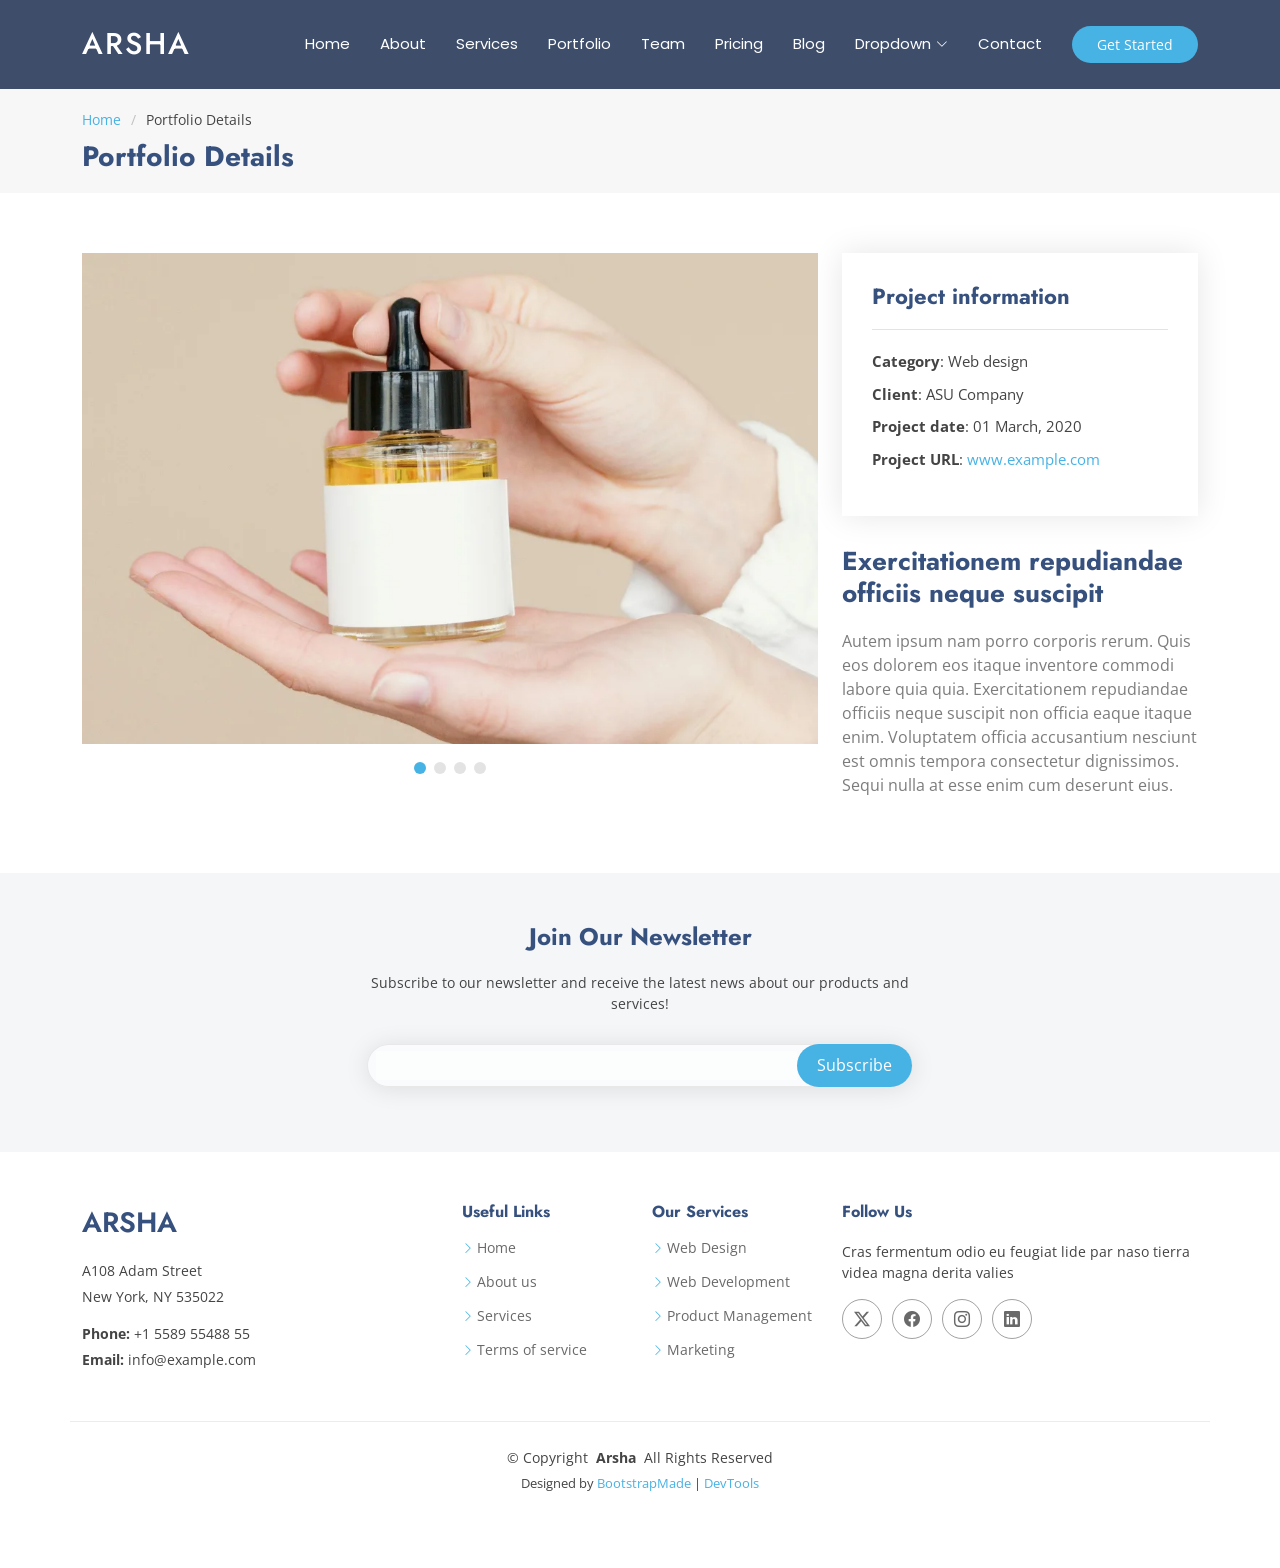
<file: Arsha/portfolio-details.html>
<!DOCTYPE html>
<html lang="en">

<head>
  <meta charset="utf-8">
  <meta content="width=device-width, initial-scale=1.0" name="viewport">
  <title>Portfolio Details - Arsha Bootstrap Template</title>
  <meta name="description" content="">
  <meta name="keywords" content="">

  <!-- Favicons -->
  <link href="assets/img/favicon.png" rel="icon">
  <link href="assets/img/apple-touch-icon.png" rel="apple-touch-icon">

  <!-- Fonts -->
  <link href="https://fonts.googleapis.com" rel="preconnect">
  <link href="https://fonts.gstatic.com" rel="preconnect" crossorigin>
  <link href="https://fonts.googleapis.com/css2?family=Open+Sans:ital,wght@0,300;0,400;0,500;0,600;0,700;0,800;1,300;1,400;1,500;1,600;1,700;1,800&family=Poppins:ital,wght@0,100;0,200;0,300;0,400;0,500;0,600;0,700;0,800;0,900;1,100;1,200;1,300;1,400;1,500;1,600;1,700;1,800;1,900&family=Jost:ital,wght@0,100;0,200;0,300;0,400;0,500;0,600;0,700;0,800;0,900;1,100;1,200;1,300;1,400;1,500;1,600;1,700;1,800;1,900&display=swap" rel="stylesheet">

  <!-- Vendor CSS Files -->
  <link href="assets/vendor/bootstrap/css/bootstrap.min.css" rel="stylesheet">
  <link href="assets/vendor/bootstrap-icons/bootstrap-icons.css" rel="stylesheet">
  <link href="assets/vendor/aos/aos.css" rel="stylesheet">
  <link href="assets/vendor/glightbox/css/glightbox.min.css" rel="stylesheet">
  <link href="assets/vendor/swiper/swiper-bundle.min.css" rel="stylesheet">

  <!-- Main CSS File -->
  <link href="assets/css/main.css" rel="stylesheet">

  <!-- =======================================================
  * Template Name: Arsha
  * Template URL: https://bootstrapmade.com/arsha-free-bootstrap-html-template-corporate/
  * Updated: Feb 22 2025 with Bootstrap v5.3.3
  * Author: BootstrapMade.com
  * License: https://bootstrapmade.com/license/
  ======================================================== -->
</head>

<body class="portfolio-details-page">

  <header id="header" class="header d-flex align-items-center sticky-top">
    <div class="container-fluid container-xl position-relative d-flex align-items-center">

      <a href="index.html" class="logo d-flex align-items-center me-auto">
        <!-- Uncomment the line below if you also wish to use an image logo -->
        <!-- <img src="assets/img/logo.webp" alt=""> -->
        <h1 class="sitename">Arsha</h1>
      </a>

      <nav id="navmenu" class="navmenu">
        <ul>
          <li><a href="#hero">Home</a></li>
          <li><a href="#about">About</a></li>
          <li><a href="#services">Services</a></li>
          <li><a href="#portfolio">Portfolio</a></li>
          <li><a href="#team">Team</a></li>
          <li><a href="#pricing">Pricing</a></li>
          <li><a href="blog.html">Blog</a></li>
          <li class="dropdown"><a href="#"><span>Dropdown</span> <i class="bi bi-chevron-down toggle-dropdown"></i></a>
            <ul>
              <li><a href="#">Dropdown 1</a></li>
              <li class="dropdown"><a href="#"><span>Deep Dropdown</span> <i class="bi bi-chevron-down toggle-dropdown"></i></a>
                <ul>
                  <li><a href="#">Deep Dropdown 1</a></li>
                  <li><a href="#">Deep Dropdown 2</a></li>
                  <li><a href="#">Deep Dropdown 3</a></li>
                  <li><a href="#">Deep Dropdown 4</a></li>
                  <li><a href="#">Deep Dropdown 5</a></li>
                </ul>
              </li>
              <li><a href="#">Dropdown 2</a></li>
              <li><a href="#">Dropdown 3</a></li>
              <li><a href="#">Dropdown 4</a></li>
            </ul>
          </li>
          <li><a href="#contact">Contact</a></li>
        </ul>
        <i class="mobile-nav-toggle d-xl-none bi bi-list"></i>
      </nav>

      <a class="btn-getstarted" href="#about">Get Started</a>

    </div>
  </header>

  <main class="main">

    <!-- Page Title -->
    <div class="page-title" data-aos="fade">
      <div class="container">
        <nav class="breadcrumbs">
          <ol>
            <li><a href="index.html">Home</a></li>
            <li class="current">Portfolio Details</li>
          </ol>
        </nav>
        <h1>Portfolio Details</h1>
      </div>
    </div><!-- End Page Title -->

    <!-- Portfolio Details Section -->
    <section id="portfolio-details" class="portfolio-details section">

      <div class="container" data-aos="fade-up" data-aos-delay="100">

        <div class="row gy-4">

          <div class="col-lg-8">
            <div class="portfolio-details-slider swiper init-swiper">

              <script type="application/json" class="swiper-config">
                {
                  "loop": true,
                  "speed": 600,
                  "autoplay": {
                    "delay": 5000
                  },
                  "slidesPerView": "auto",
                  "pagination": {
                    "el": ".swiper-pagination",
                    "type": "bullets",
                    "clickable": true
                  }
                }
              </script>

              <div class="swiper-wrapper align-items-center">

                <div class="swiper-slide">
                  <img src="assets/img/portfolio/portfolio-1.webp" alt="">
                </div>

                <div class="swiper-slide">
                  <img src="assets/img/portfolio/portfolio-10.webp" alt="">
                </div>

                <div class="swiper-slide">
                  <img src="assets/img/portfolio/portfolio-7.webp" alt="">
                </div>

                <div class="swiper-slide">
                  <img src="assets/img/portfolio/portfolio-4.webp" alt="">
                </div>

              </div>
              <div class="swiper-pagination"></div>
            </div>
          </div>

          <div class="col-lg-4">
            <div class="portfolio-info" data-aos="fade-up" data-aos-delay="200">
              <h3>Project information</h3>
              <ul>
                <li><strong>Category</strong>: Web design</li>
                <li><strong>Client</strong>: ASU Company</li>
                <li><strong>Project date</strong>: 01 March, 2020</li>
                <li><strong>Project URL</strong>: <a href="#">www.example.com</a></li>
              </ul>
            </div>
            <div class="portfolio-description" data-aos="fade-up" data-aos-delay="300">
              <h2>Exercitationem repudiandae officiis neque suscipit</h2>
              <p>
                Autem ipsum nam porro corporis rerum. Quis eos dolorem eos itaque inventore commodi labore quia quia. Exercitationem repudiandae officiis neque suscipit non officia eaque itaque enim. Voluptatem officia accusantium nesciunt est omnis tempora consectetur dignissimos. Sequi nulla at esse enim cum deserunt eius.
              </p>
            </div>
          </div>

        </div>

      </div>

    </section><!-- /Portfolio Details Section -->

  </main>

  <footer id="footer" class="footer">

    <div class="footer-newsletter">
      <div class="container">
        <div class="row justify-content-center text-center">
          <div class="col-lg-6">
            <h4>Join Our Newsletter</h4>
            <p>Subscribe to our newsletter and receive the latest news about our products and services!</p>
            <form action="forms/newsletter.php" method="post" class="php-email-form">
              <div class="newsletter-form"><input type="email" name="email"><input type="submit" value="Subscribe"></div>
              <div class="loading">Loading</div>
              <div class="error-message"></div>
              <div class="sent-message">Your subscription request has been sent. Thank you!</div>
            </form>
          </div>
        </div>
      </div>
    </div>

    <div class="container footer-top">
      <div class="row gy-4">
        <div class="col-lg-4 col-md-6 footer-about">
          <a href="index.html" class="d-flex align-items-center">
            <span class="sitename">Arsha</span>
          </a>
          <div class="footer-contact pt-3">
            <p>A108 Adam Street</p>
            <p>New York, NY 535022</p>
            <p class="mt-3"><strong>Phone:</strong> <span>+1 5589 55488 55</span></p>
            <p><strong>Email:</strong> <span>info@example.com</span></p>
          </div>
        </div>

        <div class="col-lg-2 col-md-3 footer-links">
          <h4>Useful Links</h4>
          <ul>
            <li><i class="bi bi-chevron-right"></i> <a href="#">Home</a></li>
            <li><i class="bi bi-chevron-right"></i> <a href="#">About us</a></li>
            <li><i class="bi bi-chevron-right"></i> <a href="#">Services</a></li>
            <li><i class="bi bi-chevron-right"></i> <a href="#">Terms of service</a></li>
          </ul>
        </div>

        <div class="col-lg-2 col-md-3 footer-links">
          <h4>Our Services</h4>
          <ul>
            <li><i class="bi bi-chevron-right"></i> <a href="#">Web Design</a></li>
            <li><i class="bi bi-chevron-right"></i> <a href="#">Web Development</a></li>
            <li><i class="bi bi-chevron-right"></i> <a href="#">Product Management</a></li>
            <li><i class="bi bi-chevron-right"></i> <a href="#">Marketing</a></li>
          </ul>
        </div>

        <div class="col-lg-4 col-md-12">
          <h4>Follow Us</h4>
          <p>Cras fermentum odio eu feugiat lide par naso tierra videa magna derita valies</p>
          <div class="social-links d-flex">
            <a href=""><i class="bi bi-twitter-x"></i></a>
            <a href=""><i class="bi bi-facebook"></i></a>
            <a href=""><i class="bi bi-instagram"></i></a>
            <a href=""><i class="bi bi-linkedin"></i></a>
          </div>
        </div>

      </div>
    </div>

    <div class="container copyright text-center mt-4">
      <p>© <span>Copyright</span> <strong class="px-1 sitename">Arsha</strong> <span>All Rights Reserved</span></p>
      <div class="credits">
        <!-- All the links in the footer should remain intact. -->
        <!-- You can delete the links only if you've purchased the pro version. -->
        <!-- Licensing information: https://bootstrapmade.com/license/ -->
        <!-- Purchase the pro version with working PHP/AJAX contact form: [buy-url] -->
        Designed by <a href="https://bootstrapmade.com/">BootstrapMade</a> | <a href="https://bootstrapmade.com/tools/">DevTools</a>
      </div>
    </div>

  </footer>

  <!-- Scroll Top -->
  <a href="#" id="scroll-top" class="scroll-top d-flex align-items-center justify-content-center"><i class="bi bi-arrow-up-short"></i></a>

  <!-- Preloader -->
  <div id="preloader"></div>

  <!-- Vendor JS Files -->
  <script src="assets/vendor/bootstrap/js/bootstrap.bundle.min.js"></script>
  <script src="assets/vendor/php-email-form/validate.js"></script>
  <script src="assets/vendor/aos/aos.js"></script>
  <script src="assets/vendor/glightbox/js/glightbox.min.js"></script>
  <script src="assets/vendor/swiper/swiper-bundle.min.js"></script>
  <script src="assets/vendor/waypoints/noframework.waypoints.js"></script>
  <script src="assets/vendor/imagesloaded/imagesloaded.pkgd.min.js"></script>
  <script src="assets/vendor/isotope-layout/isotope.pkgd.min.js"></script>

  <!-- Main JS File -->
  <script src="assets/js/main.js"></script>

</body>

</html>
</file>
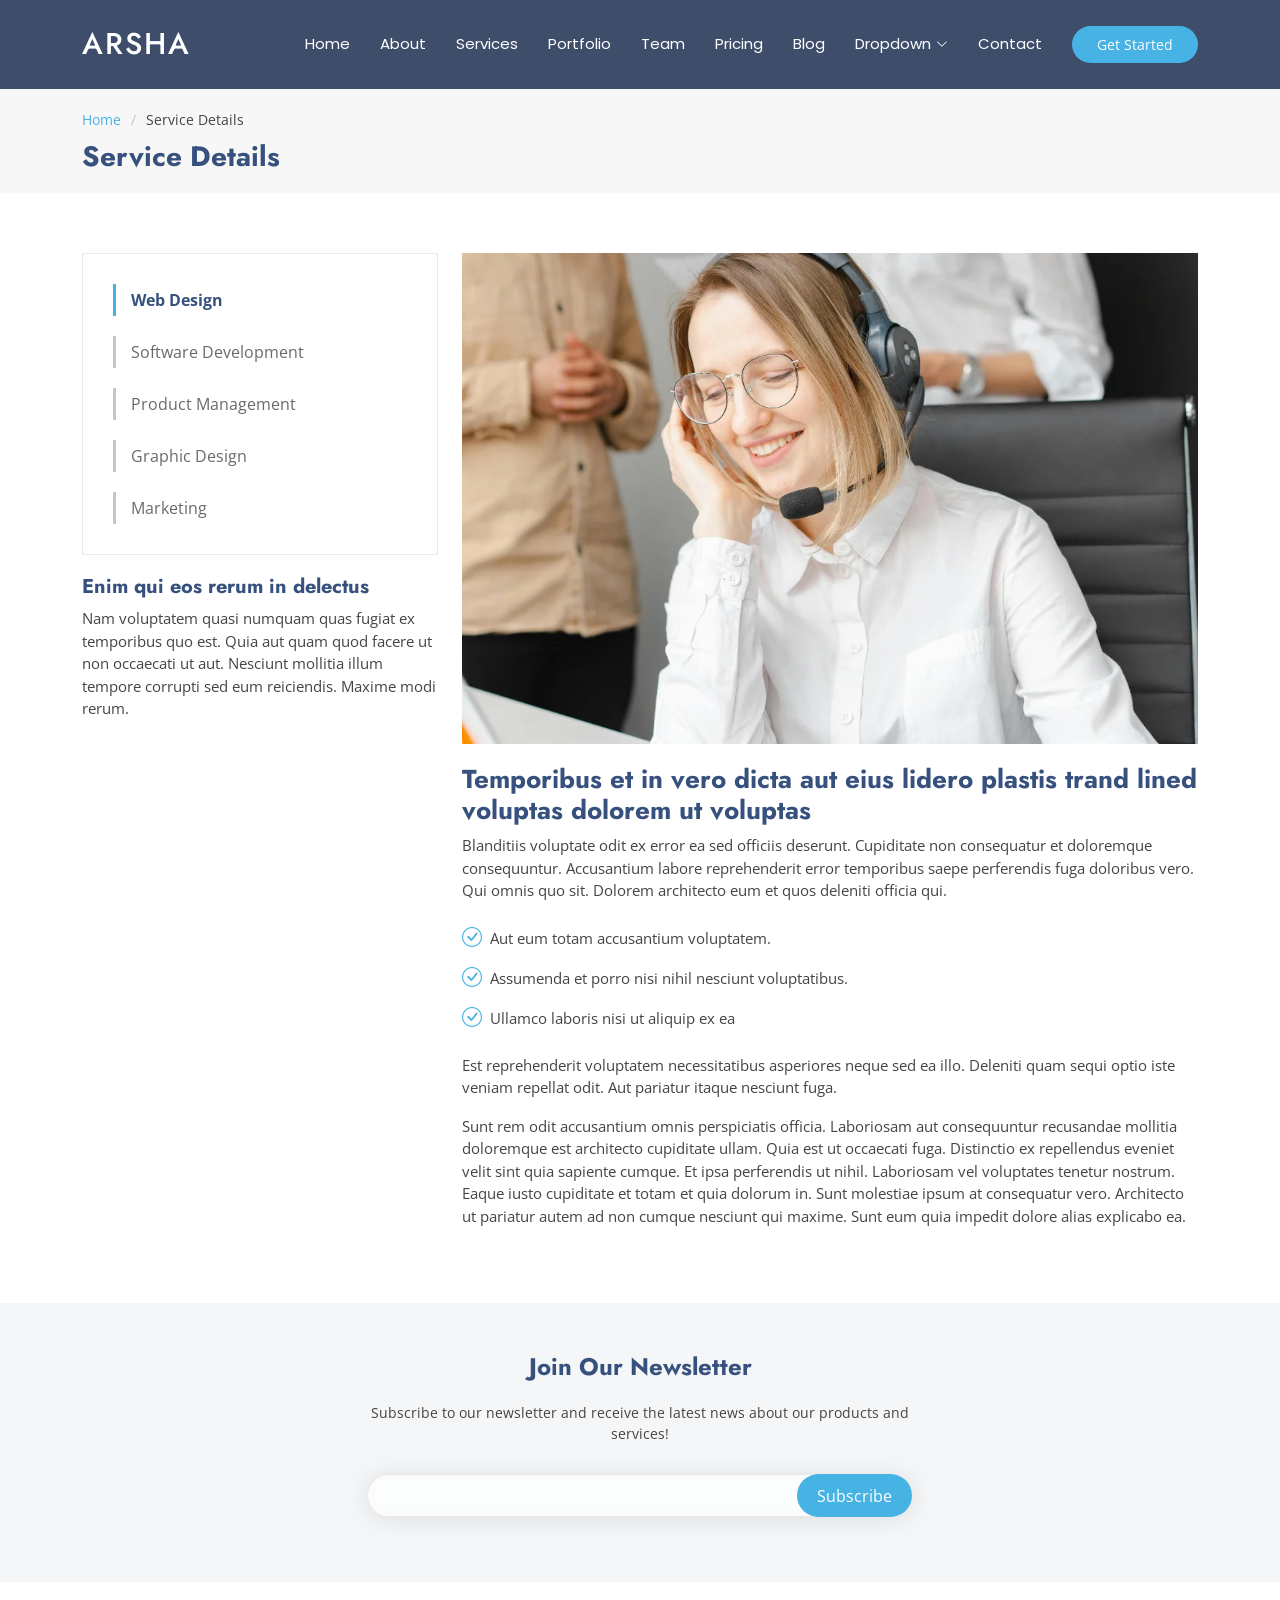
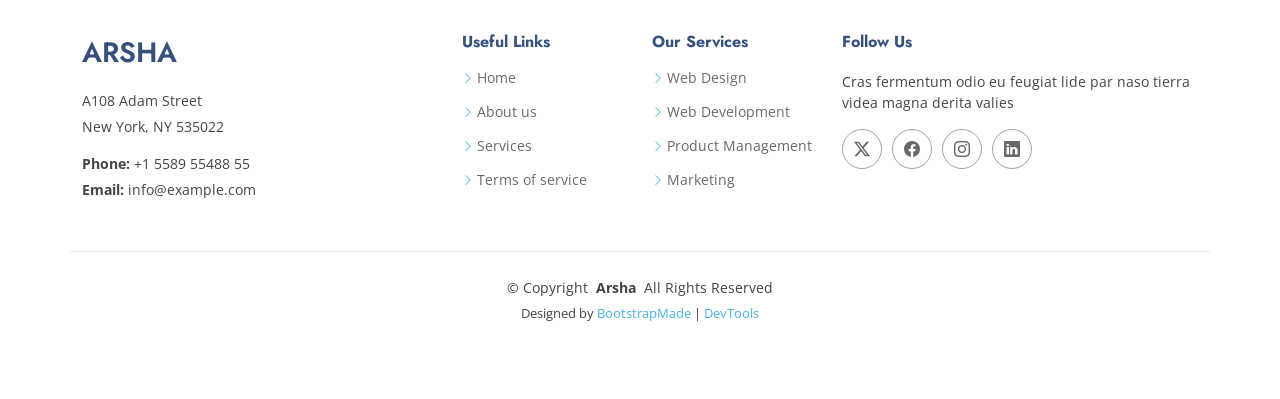
<file: Arsha/service-details.html>
<!DOCTYPE html>
<html lang="en">

<head>
  <meta charset="utf-8">
  <meta content="width=device-width, initial-scale=1.0" name="viewport">
  <title>Service Details - Arsha Bootstrap Template</title>
  <meta name="description" content="">
  <meta name="keywords" content="">

  <!-- Favicons -->
  <link href="assets/img/favicon.png" rel="icon">
  <link href="assets/img/apple-touch-icon.png" rel="apple-touch-icon">

  <!-- Fonts -->
  <link href="https://fonts.googleapis.com" rel="preconnect">
  <link href="https://fonts.gstatic.com" rel="preconnect" crossorigin>
  <link href="https://fonts.googleapis.com/css2?family=Open+Sans:ital,wght@0,300;0,400;0,500;0,600;0,700;0,800;1,300;1,400;1,500;1,600;1,700;1,800&family=Poppins:ital,wght@0,100;0,200;0,300;0,400;0,500;0,600;0,700;0,800;0,900;1,100;1,200;1,300;1,400;1,500;1,600;1,700;1,800;1,900&family=Jost:ital,wght@0,100;0,200;0,300;0,400;0,500;0,600;0,700;0,800;0,900;1,100;1,200;1,300;1,400;1,500;1,600;1,700;1,800;1,900&display=swap" rel="stylesheet">

  <!-- Vendor CSS Files -->
  <link href="assets/vendor/bootstrap/css/bootstrap.min.css" rel="stylesheet">
  <link href="assets/vendor/bootstrap-icons/bootstrap-icons.css" rel="stylesheet">
  <link href="assets/vendor/aos/aos.css" rel="stylesheet">
  <link href="assets/vendor/glightbox/css/glightbox.min.css" rel="stylesheet">
  <link href="assets/vendor/swiper/swiper-bundle.min.css" rel="stylesheet">

  <!-- Main CSS File -->
  <link href="assets/css/main.css" rel="stylesheet">

  <!-- =======================================================
  * Template Name: Arsha
  * Template URL: https://bootstrapmade.com/arsha-free-bootstrap-html-template-corporate/
  * Updated: Feb 22 2025 with Bootstrap v5.3.3
  * Author: BootstrapMade.com
  * License: https://bootstrapmade.com/license/
  ======================================================== -->
</head>

<body class="service-details-page">

  <header id="header" class="header d-flex align-items-center sticky-top">
    <div class="container-fluid container-xl position-relative d-flex align-items-center">

      <a href="index.html" class="logo d-flex align-items-center me-auto">
        <!-- Uncomment the line below if you also wish to use an image logo -->
        <!-- <img src="assets/img/logo.webp" alt=""> -->
        <h1 class="sitename">Arsha</h1>
      </a>

      <nav id="navmenu" class="navmenu">
        <ul>
          <li><a href="#hero">Home</a></li>
          <li><a href="#about">About</a></li>
          <li><a href="#services">Services</a></li>
          <li><a href="#portfolio">Portfolio</a></li>
          <li><a href="#team">Team</a></li>
          <li><a href="#pricing">Pricing</a></li>
          <li><a href="blog.html">Blog</a></li>
          <li class="dropdown"><a href="#"><span>Dropdown</span> <i class="bi bi-chevron-down toggle-dropdown"></i></a>
            <ul>
              <li><a href="#">Dropdown 1</a></li>
              <li class="dropdown"><a href="#"><span>Deep Dropdown</span> <i class="bi bi-chevron-down toggle-dropdown"></i></a>
                <ul>
                  <li><a href="#">Deep Dropdown 1</a></li>
                  <li><a href="#">Deep Dropdown 2</a></li>
                  <li><a href="#">Deep Dropdown 3</a></li>
                  <li><a href="#">Deep Dropdown 4</a></li>
                  <li><a href="#">Deep Dropdown 5</a></li>
                </ul>
              </li>
              <li><a href="#">Dropdown 2</a></li>
              <li><a href="#">Dropdown 3</a></li>
              <li><a href="#">Dropdown 4</a></li>
            </ul>
          </li>
          <li><a href="#contact">Contact</a></li>
        </ul>
        <i class="mobile-nav-toggle d-xl-none bi bi-list"></i>
      </nav>

      <a class="btn-getstarted" href="#about">Get Started</a>

    </div>
  </header>

  <main class="main">

    <!-- Page Title -->
    <div class="page-title" data-aos="fade">
      <div class="container">
        <nav class="breadcrumbs">
          <ol>
            <li><a href="index.html">Home</a></li>
            <li class="current">Service Details</li>
          </ol>
        </nav>
        <h1>Service Details</h1>
      </div>
    </div><!-- End Page Title -->

    <!-- Service Details Section -->
    <section id="service-details" class="service-details section">

      <div class="container">

        <div class="row gy-4">

          <div class="col-lg-4" data-aos="fade-up" data-aos-delay="100">
            <div class="services-list">
              <a href="#" class="active">Web Design</a>
              <a href="#">Software Development</a>
              <a href="#">Product Management</a>
              <a href="#">Graphic Design</a>
              <a href="#">Marketing</a>
            </div>

            <h4>Enim qui eos rerum in delectus</h4>
            <p>Nam voluptatem quasi numquam quas fugiat ex temporibus quo est. Quia aut quam quod facere ut non occaecati ut aut. Nesciunt mollitia illum tempore corrupti sed eum reiciendis. Maxime modi rerum.</p>
          </div>

          <div class="col-lg-8" data-aos="fade-up" data-aos-delay="200">
            <img src="assets/img/services/services-4.webp" alt="" class="img-fluid services-img">
            <h3>Temporibus et in vero dicta aut eius lidero plastis trand lined voluptas dolorem ut voluptas</h3>
            <p>
              Blanditiis voluptate odit ex error ea sed officiis deserunt. Cupiditate non consequatur et doloremque consequuntur. Accusantium labore reprehenderit error temporibus saepe perferendis fuga doloribus vero. Qui omnis quo sit. Dolorem architecto eum et quos deleniti officia qui.
            </p>
            <ul>
              <li><i class="bi bi-check-circle"></i> <span>Aut eum totam accusantium voluptatem.</span></li>
              <li><i class="bi bi-check-circle"></i> <span>Assumenda et porro nisi nihil nesciunt voluptatibus.</span></li>
              <li><i class="bi bi-check-circle"></i> <span>Ullamco laboris nisi ut aliquip ex ea</span></li>
            </ul>
            <p>
              Est reprehenderit voluptatem necessitatibus asperiores neque sed ea illo. Deleniti quam sequi optio iste veniam repellat odit. Aut pariatur itaque nesciunt fuga.
            </p>
            <p>
              Sunt rem odit accusantium omnis perspiciatis officia. Laboriosam aut consequuntur recusandae mollitia doloremque est architecto cupiditate ullam. Quia est ut occaecati fuga. Distinctio ex repellendus eveniet velit sint quia sapiente cumque. Et ipsa perferendis ut nihil. Laboriosam vel voluptates tenetur nostrum. Eaque iusto cupiditate et totam et quia dolorum in. Sunt molestiae ipsum at consequatur vero. Architecto ut pariatur autem ad non cumque nesciunt qui maxime. Sunt eum quia impedit dolore alias explicabo ea.
            </p>
          </div>

        </div>

      </div>

    </section><!-- /Service Details Section -->

  </main>

  <footer id="footer" class="footer">

    <div class="footer-newsletter">
      <div class="container">
        <div class="row justify-content-center text-center">
          <div class="col-lg-6">
            <h4>Join Our Newsletter</h4>
            <p>Subscribe to our newsletter and receive the latest news about our products and services!</p>
            <form action="forms/newsletter.php" method="post" class="php-email-form">
              <div class="newsletter-form"><input type="email" name="email"><input type="submit" value="Subscribe"></div>
              <div class="loading">Loading</div>
              <div class="error-message"></div>
              <div class="sent-message">Your subscription request has been sent. Thank you!</div>
            </form>
          </div>
        </div>
      </div>
    </div>

    <div class="container footer-top">
      <div class="row gy-4">
        <div class="col-lg-4 col-md-6 footer-about">
          <a href="index.html" class="d-flex align-items-center">
            <span class="sitename">Arsha</span>
          </a>
          <div class="footer-contact pt-3">
            <p>A108 Adam Street</p>
            <p>New York, NY 535022</p>
            <p class="mt-3"><strong>Phone:</strong> <span>+1 5589 55488 55</span></p>
            <p><strong>Email:</strong> <span>info@example.com</span></p>
          </div>
        </div>

        <div class="col-lg-2 col-md-3 footer-links">
          <h4>Useful Links</h4>
          <ul>
            <li><i class="bi bi-chevron-right"></i> <a href="#">Home</a></li>
            <li><i class="bi bi-chevron-right"></i> <a href="#">About us</a></li>
            <li><i class="bi bi-chevron-right"></i> <a href="#">Services</a></li>
            <li><i class="bi bi-chevron-right"></i> <a href="#">Terms of service</a></li>
          </ul>
        </div>

        <div class="col-lg-2 col-md-3 footer-links">
          <h4>Our Services</h4>
          <ul>
            <li><i class="bi bi-chevron-right"></i> <a href="#">Web Design</a></li>
            <li><i class="bi bi-chevron-right"></i> <a href="#">Web Development</a></li>
            <li><i class="bi bi-chevron-right"></i> <a href="#">Product Management</a></li>
            <li><i class="bi bi-chevron-right"></i> <a href="#">Marketing</a></li>
          </ul>
        </div>

        <div class="col-lg-4 col-md-12">
          <h4>Follow Us</h4>
          <p>Cras fermentum odio eu feugiat lide par naso tierra videa magna derita valies</p>
          <div class="social-links d-flex">
            <a href=""><i class="bi bi-twitter-x"></i></a>
            <a href=""><i class="bi bi-facebook"></i></a>
            <a href=""><i class="bi bi-instagram"></i></a>
            <a href=""><i class="bi bi-linkedin"></i></a>
          </div>
        </div>

      </div>
    </div>

    <div class="container copyright text-center mt-4">
      <p>© <span>Copyright</span> <strong class="px-1 sitename">Arsha</strong> <span>All Rights Reserved</span></p>
      <div class="credits">
        <!-- All the links in the footer should remain intact. -->
        <!-- You can delete the links only if you've purchased the pro version. -->
        <!-- Licensing information: https://bootstrapmade.com/license/ -->
        <!-- Purchase the pro version with working PHP/AJAX contact form: [buy-url] -->
        Designed by <a href="https://bootstrapmade.com/">BootstrapMade</a> | <a href="https://bootstrapmade.com/tools/">DevTools</a>
      </div>
    </div>

  </footer>

  <!-- Scroll Top -->
  <a href="#" id="scroll-top" class="scroll-top d-flex align-items-center justify-content-center"><i class="bi bi-arrow-up-short"></i></a>

  <!-- Preloader -->
  <div id="preloader"></div>

  <!-- Vendor JS Files -->
  <script src="assets/vendor/bootstrap/js/bootstrap.bundle.min.js"></script>
  <script src="assets/vendor/php-email-form/validate.js"></script>
  <script src="assets/vendor/aos/aos.js"></script>
  <script src="assets/vendor/glightbox/js/glightbox.min.js"></script>
  <script src="assets/vendor/swiper/swiper-bundle.min.js"></script>
  <script src="assets/vendor/waypoints/noframework.waypoints.js"></script>
  <script src="assets/vendor/imagesloaded/imagesloaded.pkgd.min.js"></script>
  <script src="assets/vendor/isotope-layout/isotope.pkgd.min.js"></script>

  <!-- Main JS File -->
  <script src="assets/js/main.js"></script>

</body>

</html>
</file>
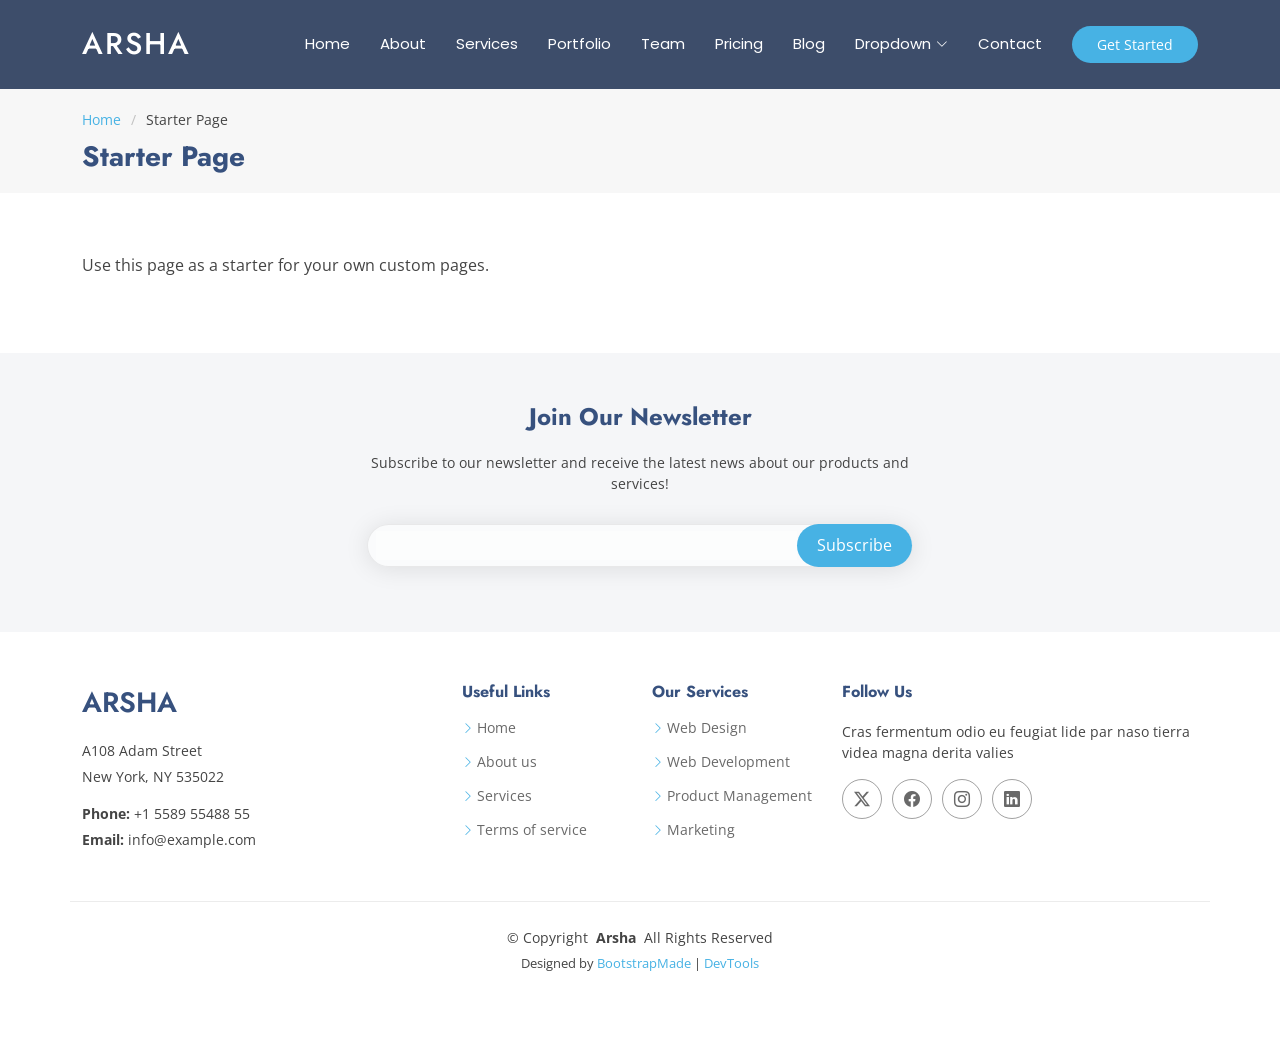
<file: Arsha/starter-page.html>
<!DOCTYPE html>
<html lang="en">

<head>
  <meta charset="utf-8">
  <meta content="width=device-width, initial-scale=1.0" name="viewport">
  <title>Starter Page - Arsha Bootstrap Template</title>
  <meta name="description" content="">
  <meta name="keywords" content="">

  <!-- Favicons -->
  <link href="assets/img/favicon.png" rel="icon">
  <link href="assets/img/apple-touch-icon.png" rel="apple-touch-icon">

  <!-- Fonts -->
  <link href="https://fonts.googleapis.com" rel="preconnect">
  <link href="https://fonts.gstatic.com" rel="preconnect" crossorigin>
  <link href="https://fonts.googleapis.com/css2?family=Open+Sans:ital,wght@0,300;0,400;0,500;0,600;0,700;0,800;1,300;1,400;1,500;1,600;1,700;1,800&family=Poppins:ital,wght@0,100;0,200;0,300;0,400;0,500;0,600;0,700;0,800;0,900;1,100;1,200;1,300;1,400;1,500;1,600;1,700;1,800;1,900&family=Jost:ital,wght@0,100;0,200;0,300;0,400;0,500;0,600;0,700;0,800;0,900;1,100;1,200;1,300;1,400;1,500;1,600;1,700;1,800;1,900&display=swap" rel="stylesheet">

  <!-- Vendor CSS Files -->
  <link href="assets/vendor/bootstrap/css/bootstrap.min.css" rel="stylesheet">
  <link href="assets/vendor/bootstrap-icons/bootstrap-icons.css" rel="stylesheet">
  <link href="assets/vendor/aos/aos.css" rel="stylesheet">
  <link href="assets/vendor/glightbox/css/glightbox.min.css" rel="stylesheet">
  <link href="assets/vendor/swiper/swiper-bundle.min.css" rel="stylesheet">

  <!-- Main CSS File -->
  <link href="assets/css/main.css" rel="stylesheet">

  <!-- =======================================================
  * Template Name: Arsha
  * Template URL: https://bootstrapmade.com/arsha-free-bootstrap-html-template-corporate/
  * Updated: Feb 22 2025 with Bootstrap v5.3.3
  * Author: BootstrapMade.com
  * License: https://bootstrapmade.com/license/
  ======================================================== -->
</head>

<body class="starter-page-page">

  <header id="header" class="header d-flex align-items-center sticky-top">
    <div class="container-fluid container-xl position-relative d-flex align-items-center">

      <a href="index.html" class="logo d-flex align-items-center me-auto">
        <!-- Uncomment the line below if you also wish to use an image logo -->
        <!-- <img src="assets/img/logo.webp" alt=""> -->
        <h1 class="sitename">Arsha</h1>
      </a>

      <nav id="navmenu" class="navmenu">
        <ul>
          <li><a href="#hero">Home</a></li>
          <li><a href="#about">About</a></li>
          <li><a href="#services">Services</a></li>
          <li><a href="#portfolio">Portfolio</a></li>
          <li><a href="#team">Team</a></li>
          <li><a href="#pricing">Pricing</a></li>
          <li><a href="blog.html">Blog</a></li>
          <li class="dropdown"><a href="#"><span>Dropdown</span> <i class="bi bi-chevron-down toggle-dropdown"></i></a>
            <ul>
              <li><a href="#">Dropdown 1</a></li>
              <li class="dropdown"><a href="#"><span>Deep Dropdown</span> <i class="bi bi-chevron-down toggle-dropdown"></i></a>
                <ul>
                  <li><a href="#">Deep Dropdown 1</a></li>
                  <li><a href="#">Deep Dropdown 2</a></li>
                  <li><a href="#">Deep Dropdown 3</a></li>
                  <li><a href="#">Deep Dropdown 4</a></li>
                  <li><a href="#">Deep Dropdown 5</a></li>
                </ul>
              </li>
              <li><a href="#">Dropdown 2</a></li>
              <li><a href="#">Dropdown 3</a></li>
              <li><a href="#">Dropdown 4</a></li>
            </ul>
          </li>
          <li><a href="#contact">Contact</a></li>
        </ul>
        <i class="mobile-nav-toggle d-xl-none bi bi-list"></i>
      </nav>

      <a class="btn-getstarted" href="#about">Get Started</a>

    </div>
  </header>

  <main class="main">

    <!-- Page Title -->
    <div class="page-title" data-aos="fade">
      <div class="container">
        <nav class="breadcrumbs">
          <ol>
            <li><a href="index.html">Home</a></li>
            <li class="current">Starter Page</li>
          </ol>
        </nav>
        <h1>Starter Page</h1>
      </div>
    </div><!-- End Page Title -->

    <!-- Starter Section Section -->
    <section id="starter-section" class="starter-section section">

      <div class="container" data-aos="fade-up">
        <p>Use this page as a starter for your own custom pages.</p>
      </div>

    </section><!-- /Starter Section Section -->

  </main>

  <footer id="footer" class="footer">

    <div class="footer-newsletter">
      <div class="container">
        <div class="row justify-content-center text-center">
          <div class="col-lg-6">
            <h4>Join Our Newsletter</h4>
            <p>Subscribe to our newsletter and receive the latest news about our products and services!</p>
            <form action="forms/newsletter.php" method="post" class="php-email-form">
              <div class="newsletter-form"><input type="email" name="email"><input type="submit" value="Subscribe"></div>
              <div class="loading">Loading</div>
              <div class="error-message"></div>
              <div class="sent-message">Your subscription request has been sent. Thank you!</div>
            </form>
          </div>
        </div>
      </div>
    </div>

    <div class="container footer-top">
      <div class="row gy-4">
        <div class="col-lg-4 col-md-6 footer-about">
          <a href="index.html" class="d-flex align-items-center">
            <span class="sitename">Arsha</span>
          </a>
          <div class="footer-contact pt-3">
            <p>A108 Adam Street</p>
            <p>New York, NY 535022</p>
            <p class="mt-3"><strong>Phone:</strong> <span>+1 5589 55488 55</span></p>
            <p><strong>Email:</strong> <span>info@example.com</span></p>
          </div>
        </div>

        <div class="col-lg-2 col-md-3 footer-links">
          <h4>Useful Links</h4>
          <ul>
            <li><i class="bi bi-chevron-right"></i> <a href="#">Home</a></li>
            <li><i class="bi bi-chevron-right"></i> <a href="#">About us</a></li>
            <li><i class="bi bi-chevron-right"></i> <a href="#">Services</a></li>
            <li><i class="bi bi-chevron-right"></i> <a href="#">Terms of service</a></li>
          </ul>
        </div>

        <div class="col-lg-2 col-md-3 footer-links">
          <h4>Our Services</h4>
          <ul>
            <li><i class="bi bi-chevron-right"></i> <a href="#">Web Design</a></li>
            <li><i class="bi bi-chevron-right"></i> <a href="#">Web Development</a></li>
            <li><i class="bi bi-chevron-right"></i> <a href="#">Product Management</a></li>
            <li><i class="bi bi-chevron-right"></i> <a href="#">Marketing</a></li>
          </ul>
        </div>

        <div class="col-lg-4 col-md-12">
          <h4>Follow Us</h4>
          <p>Cras fermentum odio eu feugiat lide par naso tierra videa magna derita valies</p>
          <div class="social-links d-flex">
            <a href=""><i class="bi bi-twitter-x"></i></a>
            <a href=""><i class="bi bi-facebook"></i></a>
            <a href=""><i class="bi bi-instagram"></i></a>
            <a href=""><i class="bi bi-linkedin"></i></a>
          </div>
        </div>

      </div>
    </div>

    <div class="container copyright text-center mt-4">
      <p>© <span>Copyright</span> <strong class="px-1 sitename">Arsha</strong> <span>All Rights Reserved</span></p>
      <div class="credits">
        <!-- All the links in the footer should remain intact. -->
        <!-- You can delete the links only if you've purchased the pro version. -->
        <!-- Licensing information: https://bootstrapmade.com/license/ -->
        <!-- Purchase the pro version with working PHP/AJAX contact form: [buy-url] -->
        Designed by <a href="https://bootstrapmade.com/">BootstrapMade</a> | <a href="https://bootstrapmade.com/tools/">DevTools</a>
      </div>
    </div>

  </footer>

  <!-- Scroll Top -->
  <a href="#" id="scroll-top" class="scroll-top d-flex align-items-center justify-content-center"><i class="bi bi-arrow-up-short"></i></a>

  <!-- Preloader -->
  <div id="preloader"></div>

  <!-- Vendor JS Files -->
  <script src="assets/vendor/bootstrap/js/bootstrap.bundle.min.js"></script>
  <script src="assets/vendor/php-email-form/validate.js"></script>
  <script src="assets/vendor/aos/aos.js"></script>
  <script src="assets/vendor/glightbox/js/glightbox.min.js"></script>
  <script src="assets/vendor/swiper/swiper-bundle.min.js"></script>
  <script src="assets/vendor/waypoints/noframework.waypoints.js"></script>
  <script src="assets/vendor/imagesloaded/imagesloaded.pkgd.min.js"></script>
  <script src="assets/vendor/isotope-layout/isotope.pkgd.min.js"></script>

  <!-- Main JS File -->
  <script src="assets/js/main.js"></script>

</body>

</html>
</file>
<file: Arsha/assets/css/main.css>
/**
* Template Name: Arsha
* Template URL: https://bootstrapmade.com/arsha-free-bootstrap-html-template-corporate/
* Updated: Feb 22 2025 with Bootstrap v5.3.3
* Author: BootstrapMade.com
* License: https://bootstrapmade.com/license/
*/

/*--------------------------------------------------------------
# Font & Color Variables
# Help: https://bootstrapmade.com/color-system/
--------------------------------------------------------------*/
/* Fonts */
:root {
  --default-font: "Open Sans",  system-ui, -apple-system, "Segoe UI", Roboto, "Helvetica Neue", Arial, "Noto Sans", "Liberation Sans", sans-serif, "Apple Color Emoji", "Segoe UI Emoji", "Segoe UI Symbol", "Noto Color Emoji";
  --heading-font: "Jost",  sans-serif;
  --nav-font: "Poppins",  sans-serif;
}

/* Global Colors - The following color variables are used throughout the website. Updating them here will change the color scheme of the entire website */
:root { 
  --background-color: #ffffff; /* Background color for the entire website, including individual sections */
  --default-color: #444444; /* Default color used for the majority of the text content across the entire website */
  --heading-color: #37517e; /* Color for headings, subheadings and title throughout the website */
  --accent-color: #47b2e4; /* Accent color that represents your brand on the website. It's used for buttons, links, and other elements that need to stand out */
  --surface-color: #ffffff; /* The surface color is used as a background of boxed elements within sections, such as cards, icon boxes, or other elements that require a visual separation from the global background. */
  --contrast-color: #ffffff; /* Contrast color for text, ensuring readability against backgrounds of accent, heading, or default colors. */
}

/* Nav Menu Colors - The following color variables are used specifically for the navigation menu. They are separate from the global colors to allow for more customization options */
:root {
  --nav-color: #ffffff;  /* The default color of the main navmenu links */
  --nav-hover-color: #47b2e4; /* Applied to main navmenu links when they are hovered over or active */
  --nav-mobile-background-color: #ffffff; /* Used as the background color for mobile navigation menu */
  --nav-dropdown-background-color: #ffffff; /* Used as the background color for dropdown items that appear when hovering over primary navigation items */
  --nav-dropdown-color: #444444; /* Used for navigation links of the dropdown items in the navigation menu. */
  --nav-dropdown-hover-color: #47b2e4; /* Similar to --nav-hover-color, this color is applied to dropdown navigation links when they are hovered over. */
}

/* Color Presets - These classes override global colors when applied to any section or element, providing reuse of the sam color scheme. */

.light-background {
  --background-color: #f5f6f8;
  --surface-color: #ffffff;
}

.dark-background {
  --background-color: #37517e;
  --default-color: #ffffff;
  --heading-color: #ffffff;
  --surface-color: #4668a2;
  --contrast-color: #ffffff;
}

/* Smooth scroll */
:root {
  scroll-behavior: smooth;
}

/*--------------------------------------------------------------
# General Styling & Shared Classes
--------------------------------------------------------------*/
body {
  color: var(--default-color);
  background-color: var(--background-color);
  font-family: var(--default-font);
}

a {
  color: var(--accent-color);
  text-decoration: none;
  transition: 0.3s;
}

a:hover {
  color: color-mix(in srgb, var(--accent-color), transparent 25%);
  text-decoration: none;
}

h1,
h2,
h3,
h4,
h5,
h6 {
  color: var(--heading-color);
  font-family: var(--heading-font);
}

/* PHP Email Form Messages
------------------------------*/
.php-email-form .error-message {
  display: none;
  background: #df1529;
  color: #ffffff;
  text-align: left;
  padding: 15px;
  margin-bottom: 24px;
  font-weight: 600;
}

.php-email-form .sent-message {
  display: none;
  color: #ffffff;
  background: #059652;
  text-align: center;
  padding: 15px;
  margin-bottom: 24px;
  font-weight: 600;
}

.php-email-form .loading {
  display: none;
  background: var(--surface-color);
  text-align: center;
  padding: 15px;
  margin-bottom: 24px;
}

.php-email-form .loading:before {
  content: "";
  display: inline-block;
  border-radius: 50%;
  width: 24px;
  height: 24px;
  margin: 0 10px -6px 0;
  border: 3px solid var(--accent-color);
  border-top-color: var(--surface-color);
  animation: php-email-form-loading 1s linear infinite;
}

@keyframes php-email-form-loading {
  0% {
    transform: rotate(0deg);
  }

  100% {
    transform: rotate(360deg);
  }
}

/*--------------------------------------------------------------
# Global Header
--------------------------------------------------------------*/
.header {
  --background-color: #3d4d6a;
  --heading-color: #ffffff;
  color: var(--default-color);
  background-color: var(--background-color);
  padding: 15px 0;
  transition: all 0.5s;
  z-index: 997;
}

.header .logo {
  line-height: 1;
}

.header .logo img {
  max-height: 36px;
  margin-right: 8px;
}

.header .logo h1 {
  font-size: 30px;
  margin: 0;
  font-weight: 500;
  color: var(--heading-color);
  letter-spacing: 2px;
  text-transform: uppercase;
}

.header .btn-getstarted,
.header .btn-getstarted:focus {
  color: var(--contrast-color);
  background: var(--accent-color);
  font-size: 14px;
  padding: 8px 25px;
  margin: 0 0 0 30px;
  border-radius: 50px;
  transition: 0.3s;
}

.header .btn-getstarted:hover,
.header .btn-getstarted:focus:hover {
  color: var(--contrast-color);
  background: color-mix(in srgb, var(--accent-color), transparent 15%);
}

@media (max-width: 1200px) {
  .header .logo {
    order: 1;
  }

  .header .btn-getstarted {
    order: 2;
    margin: 0 15px 0 0;
    padding: 6px 15px;
  }

  .header .navmenu {
    order: 3;
  }
}

/* Index Page Header
------------------------------*/
.index-page .header {
  --background-color: rgba(255, 255, 255, 0);
  --heading-color: #ffffff;
  --nav-color: #ffffff;
}

/* Index Page Header on Scroll
------------------------------*/
.index-page.scrolled .header {
  --background-color: rgba(40, 58, 90, 0.9);
}

/*--------------------------------------------------------------
# Navigation Menu
--------------------------------------------------------------*/
/* Desktop Navigation */
@media (min-width: 1200px) {
  .navmenu {
    padding: 0;
  }

  .navmenu ul {
    margin: 0;
    padding: 0;
    display: flex;
    list-style: none;
    align-items: center;
  }

  .navmenu li {
    position: relative;
  }

  .navmenu a,
  .navmenu a:focus {
    color: var(--nav-color);
    padding: 18px 15px;
    font-size: 15px;
    font-family: var(--nav-font);
    font-weight: 400;
    display: flex;
    align-items: center;
    justify-content: space-between;
    white-space: nowrap;
    transition: 0.3s;
  }

  .navmenu a i,
  .navmenu a:focus i {
    font-size: 12px;
    line-height: 0;
    margin-left: 5px;
    transition: 0.3s;
  }

  .navmenu li:last-child a {
    padding-right: 0;
  }

  .navmenu li:hover>a,
  .navmenu .active,
  .navmenu .active:focus {
    color: var(--nav-hover-color);
  }

  .navmenu .dropdown ul {
    margin: 0;
    padding: 10px 0;
    background: var(--nav-dropdown-background-color);
    display: block;
    position: absolute;
    visibility: hidden;
    left: 14px;
    top: 130%;
    opacity: 0;
    transition: 0.3s;
    border-radius: 4px;
    z-index: 99;
    box-shadow: 0px 0px 30px rgba(0, 0, 0, 0.1);
  }

  .navmenu .dropdown ul li {
    min-width: 200px;
  }

  .navmenu .dropdown ul a {
    padding: 10px 20px;
    font-size: 15px;
    text-transform: none;
    color: var(--nav-dropdown-color);
  }

  .navmenu .dropdown ul a i {
    font-size: 12px;
  }

  .navmenu .dropdown ul a:hover,
  .navmenu .dropdown ul .active:hover,
  .navmenu .dropdown ul li:hover>a {
    color: var(--nav-dropdown-hover-color);
  }

  .navmenu .dropdown:hover>ul {
    opacity: 1;
    top: 100%;
    visibility: visible;
  }

  .navmenu .dropdown .dropdown ul {
    top: 0;
    left: -90%;
    visibility: hidden;
  }

  .navmenu .dropdown .dropdown:hover>ul {
    opacity: 1;
    top: 0;
    left: -100%;
    visibility: visible;
  }

  .navmenu .megamenu {
    position: static;
  }

  .navmenu .megamenu ul {
    margin: 0;
    padding: 10px;
    background: var(--nav-dropdown-background-color);
    box-shadow: 0px 0px 20px rgba(0, 0, 0, 0.1);
    position: absolute;
    top: 130%;
    left: 0;
    right: 0;
    visibility: hidden;
    opacity: 0;
    display: flex;
    transition: 0.3s;
    border-radius: 4px;
    z-index: 99;
  }

  .navmenu .megamenu ul li {
    flex: 1;
  }

  .navmenu .megamenu ul li a,
  .navmenu .megamenu ul li:hover>a {
    padding: 10px 20px;
    font-size: 15px;
    color: var(--nav-dropdown-color);
  }

  .navmenu .megamenu ul li a:hover,
  .navmenu .megamenu ul li .active,
  .navmenu .megamenu ul li .active:hover {
    color: var(--nav-dropdown-hover-color);
  }

  .navmenu .megamenu:hover>ul {
    opacity: 1;
    top: 100%;
    visibility: visible;
  }

  .navmenu .dd-box-shadow {
    box-shadow: 0px 0px 30px rgba(0, 0, 0, 0.1);
  }
}

/* Mobile Navigation */
@media (max-width: 1199px) {
  .mobile-nav-toggle {
    color: var(--nav-color);
    font-size: 28px;
    line-height: 0;
    margin-right: 10px;
    cursor: pointer;
    transition: color 0.3s;
  }

  .navmenu {
    padding: 0;
    z-index: 9997;
  }

  .navmenu ul {
    display: none;
    list-style: none;
    position: absolute;
    inset: 60px 20px 20px 20px;
    padding: 10px 0;
    margin: 0;
    border-radius: 6px;
    background-color: var(--nav-mobile-background-color);
    overflow-y: auto;
    transition: 0.3s;
    z-index: 9998;
    box-shadow: 0px 0px 30px rgba(0, 0, 0, 0.1);
  }

  .navmenu a,
  .navmenu a:focus {
    color: var(--nav-dropdown-color);
    padding: 10px 20px;
    font-family: var(--nav-font);
    font-size: 17px;
    font-weight: 500;
    display: flex;
    align-items: center;
    justify-content: space-between;
    white-space: nowrap;
    transition: 0.3s;
  }

  .navmenu a i,
  .navmenu a:focus i {
    font-size: 12px;
    line-height: 0;
    margin-left: 5px;
    width: 30px;
    height: 30px;
    display: flex;
    align-items: center;
    justify-content: center;
    border-radius: 50%;
    transition: 0.3s;
    background-color: color-mix(in srgb, var(--accent-color), transparent 90%);
  }

  .navmenu a i:hover,
  .navmenu a:focus i:hover {
    background-color: var(--accent-color);
    color: var(--contrast-color);
  }

  .navmenu a:hover,
  .navmenu .active,
  .navmenu .active:focus {
    color: var(--nav-dropdown-hover-color);
  }

  .navmenu .active i,
  .navmenu .active:focus i {
    background-color: var(--accent-color);
    color: var(--contrast-color);
    transform: rotate(180deg);
  }

  .navmenu .dropdown ul {
    position: static;
    display: none;
    z-index: 99;
    padding: 10px 0;
    margin: 10px 20px;
    background-color: var(--nav-dropdown-background-color);
    border: 1px solid color-mix(in srgb, var(--default-color), transparent 90%);
    box-shadow: none;
    transition: all 0.5s ease-in-out;
  }

  .navmenu .dropdown ul ul {
    background-color: rgba(33, 37, 41, 0.1);
  }

  .navmenu .dropdown>.dropdown-active {
    display: block;
    background-color: rgba(33, 37, 41, 0.03);
  }

  .mobile-nav-active {
    overflow: hidden;
  }

  .mobile-nav-active .mobile-nav-toggle {
    color: #fff;
    position: absolute;
    font-size: 32px;
    top: 15px;
    right: 15px;
    margin-right: 0;
    z-index: 9999;
  }

  .mobile-nav-active .navmenu {
    position: fixed;
    overflow: hidden;
    inset: 0;
    background: rgba(33, 37, 41, 0.8);
    transition: 0.3s;
  }

  .mobile-nav-active .navmenu>ul {
    display: block;
  }
}

/*--------------------------------------------------------------
# Global Footer
--------------------------------------------------------------*/
.footer {
  color: var(--default-color);
  background-color: var(--background-color);
  font-size: 14px;
  padding-bottom: 50px;
  position: relative;
}

.footer .footer-newsletter {
  background-color: color-mix(in srgb, var(--heading-color), transparent 95%);
  padding: 50px 0;
}

.footer .footer-newsletter h4 {
  font-size: 24px;
}

.footer .footer-newsletter .newsletter-form {
  margin-top: 30px;
  margin-bottom: 15px;
  padding: 6px 8px;
  position: relative;
  background-color: color-mix(in srgb, var(--background-color), transparent 50%);
  border: 1px solid color-mix(in srgb, var(--default-color), transparent 90%);
  box-shadow: 0px 2px 25px rgba(0, 0, 0, 0.1);
  display: flex;
  transition: 0.3s;
  border-radius: 50px;
}

.footer .footer-newsletter .newsletter-form:focus-within {
  border-color: var(--accent-color);
}

.footer .footer-newsletter .newsletter-form input[type=email] {
  border: 0;
  padding: 4px;
  width: 100%;
  background-color: color-mix(in srgb, var(--background-color), transparent 50%);
  color: var(--default-color);
}

.footer .footer-newsletter .newsletter-form input[type=email]:focus-visible {
  outline: none;
}

.footer .footer-newsletter .newsletter-form input[type=submit] {
  border: 0;
  font-size: 16px;
  padding: 0 20px;
  margin: -7px -8px -7px 0;
  background: var(--accent-color);
  color: var(--contrast-color);
  transition: 0.3s;
  border-radius: 50px;
}

.footer .footer-newsletter .newsletter-form input[type=submit]:hover {
  background: color-mix(in srgb, var(--accent-color), transparent 20%);
}

.footer .footer-top {
  padding-top: 50px;
}

.footer .social-links a {
  display: flex;
  align-items: center;
  justify-content: center;
  width: 40px;
  height: 40px;
  border-radius: 50%;
  border: 1px solid color-mix(in srgb, var(--default-color), transparent 50%);
  font-size: 16px;
  color: color-mix(in srgb, var(--default-color), transparent 20%);
  margin-right: 10px;
  transition: 0.3s;
}

.footer .social-links a:hover {
  color: var(--accent-color);
  border-color: var(--accent-color);
}

.footer h4 {
  font-size: 16px;
  font-weight: bold;
  position: relative;
  padding-bottom: 12px;
}

.footer .footer-links {
  margin-bottom: 30px;
}

.footer .footer-links ul {
  list-style: none;
  padding: 0;
  margin: 0;
}

.footer .footer-links ul i {
  margin-right: 3px;
  font-size: 12px;
  line-height: 0;
  color: var(--accent-color);
}

.footer .footer-links ul li {
  padding: 10px 0;
  display: flex;
  align-items: center;
}

.footer .footer-links ul li:first-child {
  padding-top: 0;
}

.footer .footer-links ul a {
  display: inline-block;
  color: color-mix(in srgb, var(--default-color), transparent 20%);
  line-height: 1;
}

.footer .footer-links ul a:hover {
  color: var(--accent-color);
}

.footer .footer-about a {
  color: var(--heading-color);
  font-size: 28px;
  font-weight: 600;
  text-transform: uppercase;
  font-family: var(--heading-font);
}

.footer .footer-contact p {
  margin-bottom: 5px;
}

.footer .copyright {
  padding-top: 25px;
  padding-bottom: 25px;
  border-top: 1px solid color-mix(in srgb, var(--default-color), transparent 90%);
}

.footer .copyright p {
  margin-bottom: 0;
}

.footer .credits {
  margin-top: 6px;
  font-size: 13px;
}

/*--------------------------------------------------------------
# Preloader
--------------------------------------------------------------*/
#preloader {
  position: fixed;
  inset: 0;
  z-index: 999999;
  overflow: hidden;
  background: var(--background-color);
  transition: all 0.6s ease-out;
}

#preloader:before {
  content: "";
  position: fixed;
  top: calc(50% - 30px);
  left: calc(50% - 30px);
  border: 6px solid #ffffff;
  border-color: var(--accent-color) transparent var(--accent-color) transparent;
  border-radius: 50%;
  width: 60px;
  height: 60px;
  animation: animate-preloader 1.5s linear infinite;
}

@keyframes animate-preloader {
  0% {
    transform: rotate(0deg);
  }

  100% {
    transform: rotate(360deg);
  }
}

/*--------------------------------------------------------------
# Scroll Top Button
--------------------------------------------------------------*/
.scroll-top {
  position: fixed;
  visibility: hidden;
  opacity: 0;
  right: 15px;
  bottom: -15px;
  z-index: 99999;
  background-color: var(--accent-color);
  width: 44px;
  height: 44px;
  border-radius: 50px;
  transition: all 0.4s;
}

.scroll-top i {
  font-size: 24px;
  color: var(--contrast-color);
  line-height: 0;
}

.scroll-top:hover {
  background-color: color-mix(in srgb, var(--accent-color), transparent 20%);
  color: var(--contrast-color);
}

.scroll-top.active {
  visibility: visible;
  opacity: 1;
  bottom: 15px;
}

/*--------------------------------------------------------------
# Disable aos animation delay on mobile devices
--------------------------------------------------------------*/
@media screen and (max-width: 768px) {
  [data-aos-delay] {
    transition-delay: 0 !important;
  }
}

/*--------------------------------------------------------------
# Global Page Titles & Breadcrumbs
--------------------------------------------------------------*/
.page-title {
  --background-color: color-mix(in srgb, var(--default-color), transparent 96%);
  color: var(--default-color);
  background-color: var(--background-color);
  padding: 20px 0;
  position: relative;
}

.page-title h1 {
  font-size: 28px;
  font-weight: 700;
  margin: 0;
}

.page-title .breadcrumbs ol {
  display: flex;
  flex-wrap: wrap;
  list-style: none;
  padding: 0 0 10px 0;
  margin: 0;
  font-size: 14px;
}

.page-title .breadcrumbs ol li+li {
  padding-left: 10px;
}

.page-title .breadcrumbs ol li+li::before {
  content: "/";
  display: inline-block;
  padding-right: 10px;
  color: color-mix(in srgb, var(--default-color), transparent 70%);
}

/*--------------------------------------------------------------
# Global Sections
--------------------------------------------------------------*/
section,
.section {
  color: var(--default-color);
  background-color: var(--background-color);
  padding: 60px 0;
  scroll-margin-top: 88px;
  overflow: clip;
}

@media (max-width: 1199px) {

  section,
  .section {
    scroll-margin-top: 66px;
  }
}

/*--------------------------------------------------------------
# Global Section Titles
--------------------------------------------------------------*/
.section-title {
  text-align: center;
  padding-bottom: 60px;
  position: relative;
}

.section-title h2 {
  font-size: 32px;
  font-weight: 700;
  margin-bottom: 20px;
  padding-bottom: 20px;
  text-transform: uppercase;
  position: relative;
}

.section-title h2:before {
  content: "";
  position: absolute;
  display: block;
  width: 160px;
  height: 1px;
  background: color-mix(in srgb, var(--default-color), transparent 60%);
  left: 0;
  right: 0;
  bottom: 1px;
  margin: auto;
}

.section-title h2::after {
  content: "";
  position: absolute;
  display: block;
  width: 60px;
  height: 3px;
  background: var(--accent-color);
  left: 0;
  right: 0;
  bottom: 0;
  margin: auto;
}

.section-title p {
  margin-bottom: 0;
}

/*--------------------------------------------------------------
# Hero Section
--------------------------------------------------------------*/
.hero {
  width: 100%;
  min-height: 80vh;
  position: relative;
  padding: 120px 0 60px 0;
  display: flex;
  align-items: center;
}

.hero h1 {
  margin: 0;
  font-size: 48px;
  font-weight: 700;
  line-height: 56px;
}

.hero p {
  color: color-mix(in srgb, var(--default-color), transparent 30%);
  margin: 5px 0 30px 0;
  font-size: 22px;
  line-height: 1.3;
  font-weight: 600;
}

.hero .btn-get-started {
  color: var(--contrast-color);
  background: var(--accent-color);
  font-family: var(--heading-font);
  font-weight: 500;
  font-size: 15px;
  letter-spacing: 1px;
  display: inline-block;
  padding: 10px 28px 12px 28px;
  border-radius: 50px;
  transition: 0.5s;
}

.hero .btn-get-started:hover {
  color: var(--contrast-color);
  background: color-mix(in srgb, var(--accent-color), transparent 15%);
}

.hero .btn-watch-video {
  font-size: 16px;
  transition: 0.5s;
  margin-left: 25px;
  color: var(--default-color);
  font-weight: 600;
}

.hero .btn-watch-video i {
  color: var(--contrast-color);
  font-size: 32px;
  transition: 0.3s;
  line-height: 0;
  margin-right: 8px;
}

.hero .btn-watch-video:hover {
  color: var(--accent-color);
}

.hero .btn-watch-video:hover i {
  color: color-mix(in srgb, var(--accent-color), transparent 15%);
}

.hero .animated {
  animation: up-down 2s ease-in-out infinite alternate-reverse both;
}

@media (max-width: 640px) {
  .hero h1 {
    font-size: 28px;
    line-height: 36px;
  }

  .hero p {
    font-size: 18px;
    line-height: 24px;
    margin-bottom: 30px;
  }

  .hero .btn-get-started,
  .hero .btn-watch-video {
    font-size: 13px;
  }
}

@keyframes up-down {
  0% {
    transform: translateY(10px);
  }

  100% {
    transform: translateY(-10px);
  }
}

/*--------------------------------------------------------------
# Clients Section
--------------------------------------------------------------*/
.clients {
  padding: 12px 0;
}

.clients .swiper {
  padding: 10px 0;
}

.clients .swiper-wrapper {
  height: auto;
}

.clients .swiper-slide img {
  transition: 0.3s;
  padding: 0 10px;
}

.clients .swiper-slide img:hover {
  transform: scale(1.1);
}

/*--------------------------------------------------------------
# About Section
--------------------------------------------------------------*/
.about ul {
  list-style: none;
  padding: 0;
}

.about ul li {
  padding-bottom: 5px;
  display: flex;
  align-items: center;
}

.about ul i {
  font-size: 20px;
  padding-right: 4px;
  color: var(--accent-color);
}

.about .read-more {
  color: var(--accent-color);
  font-family: var(--heading-font);
  font-weight: 500;
  font-size: 16px;
  letter-spacing: 1px;
  padding: 8px 28px;
  border-radius: 5px;
  transition: 0.3s;
  display: inline-flex;
  align-items: center;
  justify-content: center;
  border: 2px solid var(--accent-color);
}

.about .read-more i {
  font-size: 18px;
  margin-left: 5px;
  line-height: 0;
  transition: 0.3s;
}

.about .read-more:hover {
  background: var(--accent-color);
  color: var(--contrast-color);
}

.about .read-more:hover i {
  transform: translate(5px, 0);
}

/*--------------------------------------------------------------
# Why Us Section
--------------------------------------------------------------*/
.why-us {
  padding: 30px 0;
}

.why-us .content h3 {
  font-weight: 400;
  font-size: 34px;
}

.why-us .content p {
  color: color-mix(in srgb, var(--default-color), transparent 30%);
}

.why-us .faq-container .faq-item {
  background-color: var(--surface-color);
  position: relative;
  padding: 20px;
  margin-bottom: 20px;
  box-shadow: 0px 5px 25px 0px rgba(0, 0, 0, 0.1);
  overflow: hidden;
}

.why-us .faq-container .faq-item:last-child {
  margin-bottom: 0;
}

.why-us .faq-container .faq-item h3 {
  font-weight: 500;
  font-size: 17px;
  line-height: 24px;
  margin: 0 30px 0 0;
  transition: 0.3s;
  cursor: pointer;
}

.why-us .faq-container .faq-item h3 span {
  color: var(--accent-color);
  padding-right: 5px;
  font-weight: 600;
}

.why-us .faq-container .faq-item h3:hover {
  color: var(--accent-color);
}

.why-us .faq-container .faq-item .faq-content {
  display: grid;
  grid-template-rows: 0fr;
  transition: 0.3s ease-in-out;
  visibility: hidden;
  opacity: 0;
}

.why-us .faq-container .faq-item .faq-content p {
  margin-bottom: 0;
  overflow: hidden;
}

.why-us .faq-container .faq-item .faq-icon {
  position: absolute;
  top: 22px;
  left: 20px;
  font-size: 22px;
  line-height: 0;
  transition: 0.3s;
  color: var(--accent-color);
}

.why-us .faq-container .faq-item .faq-toggle {
  position: absolute;
  top: 20px;
  right: 20px;
  font-size: 16px;
  line-height: 0;
  transition: 0.3s;
  cursor: pointer;
}

.why-us .faq-container .faq-item .faq-toggle:hover {
  color: var(--accent-color);
}

.why-us .faq-container .faq-active h3 {
  color: var(--accent-color);
}

.why-us .faq-container .faq-active .faq-content {
  grid-template-rows: 1fr;
  visibility: visible;
  opacity: 1;
  padding-top: 10px;
}

.why-us .faq-container .faq-active .faq-toggle {
  transform: rotate(90deg);
  color: var(--accent-color);
}

.why-us .why-us-img {
  display: flex;
  align-items: center;
  justify-content: center;
}

.why-us .why-us-img img {
  max-height: 70%;
}

/*--------------------------------------------------------------
# Skills Section
--------------------------------------------------------------*/
.skills .content h3 {
  font-size: 2rem;
  font-weight: 700;
}

.skills .content p {
  color: color-mix(in srgb, var(--default-color), transparent 30%);
}

.skills .content p:last-child {
  margin-bottom: 0;
}

.skills .content ul {
  list-style: none;
  padding: 0;
}

.skills .content ul li {
  padding-bottom: 10px;
}

.skills .progress {
  height: 60px;
  display: block;
  background: none;
  border-radius: 0;
}

.skills .progress .skill {
  color: var(--default-color);
  padding: 0;
  margin: 0 0 6px 0;
  text-transform: uppercase;
  display: block;
  font-weight: 600;
  font-family: var(--heading-font);
}

.skills .progress .skill .val {
  float: right;
  font-style: normal;
}

.skills .progress-bar-wrap {
  background: color-mix(in srgb, var(--heading-color), transparent 90%);
  height: 10px;
}

.skills .progress-bar {
  width: 1px;
  height: 10px;
  transition: 0.9s;
  background-color: var(--heading-color);
}

/*--------------------------------------------------------------
# Services Section
--------------------------------------------------------------*/
.services .service-item {
  background-color: var(--surface-color);
  box-shadow: 0px 5px 90px 0px rgba(0, 0, 0, 0.1);
  padding: 50px 30px;
  transition: all ease-in-out 0.4s;
  height: 100%;
}

.services .service-item .icon {
  margin-bottom: 10px;
}

.services .service-item .icon i {
  color: var(--accent-color);
  font-size: 36px;
  transition: 0.3s;
}

.services .service-item h4 {
  font-weight: 700;
  margin-bottom: 15px;
  font-size: 20px;
}

.services .service-item h4 a {
  color: var(--heading-color);
  transition: ease-in-out 0.3s;
}

.services .service-item p {
  line-height: 24px;
  font-size: 14px;
  margin-bottom: 0;
}

.services .service-item:hover {
  transform: translateY(-10px);
}

.services .service-item:hover h4 a {
  color: var(--accent-color);
}

/*--------------------------------------------------------------
# Work Process Section
--------------------------------------------------------------*/
.work-process .steps-item {
  background: var(--surface-color);
  border-radius: 20px;
  height: 100%;
  transition: all 0.3s ease-in-out;
  box-shadow: 0 5px 20px color-mix(in srgb, var(--default-color), transparent 92%);
}

.work-process .steps-item .steps-image {
  border-radius: 20px 20px 0 0;
  overflow: hidden;
}

.work-process .steps-item:hover {
  transform: translateY(-10px);
  box-shadow: 0 15px 30px color-mix(in srgb, var(--accent-color), transparent 85%);
}

.work-process .steps-item:hover .steps-number {
  background: var(--accent-color);
  color: var(--contrast-color);
}

.work-process .steps-item:hover .steps-image img {
  transform: scale(1.1);
}

.work-process .steps-image {
  position: relative;
  height: 280px;
}

.work-process .steps-image img {
  width: 100%;
  height: 100%;
  object-fit: cover;
  transition: transform 0.6s ease;
}

.work-process .steps-content {
  position: relative;
  padding: 40px 30px 30px;
}

.work-process .steps-content .steps-number {
  position: absolute;
  left: 30px;
  top: -30px;
  width: 60px;
  height: 60px;
  background: var(--accent-color);
  color: var(--contrast-color);
  border-radius: 50%;
  font-family: var(--heading-font);
  font-size: 24px;
  font-weight: 700;
  display: flex;
  align-items: center;
  justify-content: center;
  transition: all 0.3s ease-in-out;
}

.work-process .steps-content h3 {
  font-size: 24px;
  font-weight: 700;
  margin-bottom: 15px;
}

.work-process .steps-content p {
  font-size: 15px;
  color: color-mix(in srgb, var(--default-color), transparent 20%);
  margin-bottom: 25px;
}

.work-process .steps-features .feature-item {
  display: flex;
  align-items: center;
  margin-bottom: 12px;
}

.work-process .steps-features .feature-item:last-child {
  margin-bottom: 0;
}

.work-process .steps-features .feature-item i {
  color: var(--accent-color);
  font-size: 18px;
  margin-right: 10px;
}

.work-process .steps-features .feature-item span {
  font-size: 14px;
  color: color-mix(in srgb, var(--default-color), transparent 15%);
}

@media (max-width: 1199px) {
  .work-process .steps-image {
    height: 240px;
  }

  .work-process .steps-content {
    padding: 35px 25px 25px;
  }

  .work-process .steps-content h3 {
    font-size: 22px;
  }
}

@media (max-width: 991px) {
  .work-process .steps-item {
    margin-bottom: 30px;
  }

  .work-process .steps-image {
    height: 220px;
  }

  .work-process .steps-content {
    padding: 30px 20px 20px;
  }

  .work-process .steps-content .steps-number {
    width: 50px;
    height: 50px;
    font-size: 20px;
    left: 25px;
    top: -25px;
  }

  .work-process .steps-content h3 {
    font-size: 20px;
    margin-bottom: 12px;
  }

  .work-process .steps-content p {
    font-size: 14px;
    margin-bottom: 20px;
  }
}

/*--------------------------------------------------------------
# Call To Action Section
--------------------------------------------------------------*/
.call-to-action {
  padding: 120px 0;
  position: relative;
  clip-path: inset(0);
}

.call-to-action img {
  position: fixed;
  top: 0;
  left: 0;
  display: block;
  width: 100%;
  height: 100%;
  object-fit: cover;
  z-index: 1;
}

.call-to-action:before {
  content: "";
  background: color-mix(in srgb, var(--background-color), transparent 35%);
  position: absolute;
  inset: 0;
  z-index: 2;
}

.call-to-action .container {
  position: relative;
  z-index: 3;
}

.call-to-action h3 {
  color: var(--default-color);
  font-size: 28px;
  font-weight: 700;
}

.call-to-action p {
  color: var(--default-color);
}

.call-to-action .cta-btn {
  font-family: var(--heading-font);
  font-weight: 500;
  font-size: 16px;
  letter-spacing: 1px;
  display: inline-block;
  padding: 12px 40px;
  border-radius: 50px;
  transition: 0.5s;
  margin: 10px;
  border: 2px solid var(--contrast-color);
  color: var(--contrast-color);
}

.call-to-action .cta-btn:hover {
  background: var(--accent-color);
  border: 2px solid var(--accent-color);
}

/*--------------------------------------------------------------
# Portfolio Section
--------------------------------------------------------------*/
.portfolio .portfolio-filters {
  padding: 0;
  margin: 0 auto 20px auto;
  list-style: none;
  text-align: center;
}

.portfolio .portfolio-filters li {
  cursor: pointer;
  display: inline-block;
  padding: 8px 20px 10px 20px;
  margin: 0;
  font-size: 15px;
  font-weight: 500;
  line-height: 1;
  margin-bottom: 5px;
  border-radius: 50px;
  transition: all 0.3s ease-in-out;
  font-family: var(--heading-font);
}

.portfolio .portfolio-filters li:hover,
.portfolio .portfolio-filters li.filter-active {
  color: var(--contrast-color);
  background-color: var(--accent-color);
}

.portfolio .portfolio-filters li:first-child {
  margin-left: 0;
}

.portfolio .portfolio-filters li:last-child {
  margin-right: 0;
}

@media (max-width: 575px) {
  .portfolio .portfolio-filters li {
    font-size: 14px;
    margin: 0 0 10px 0;
  }
}

.portfolio .portfolio-item {
  position: relative;
  overflow: hidden;
}

.portfolio .portfolio-item .portfolio-info {
  opacity: 0;
  position: absolute;
  left: 12px;
  right: 12px;
  bottom: -100%;
  z-index: 3;
  transition: all ease-in-out 0.5s;
  background: color-mix(in srgb, var(--background-color), transparent 10%);
  padding: 15px;
}

.portfolio .portfolio-item .portfolio-info h4 {
  font-size: 18px;
  font-weight: 600;
  padding-right: 50px;
}

.portfolio .portfolio-item .portfolio-info p {
  color: color-mix(in srgb, var(--default-color), transparent 30%);
  font-size: 14px;
  margin-bottom: 0;
  padding-right: 50px;
}

.portfolio .portfolio-item .portfolio-info .preview-link,
.portfolio .portfolio-item .portfolio-info .details-link {
  position: absolute;
  right: 50px;
  font-size: 24px;
  top: calc(50% - 14px);
  color: color-mix(in srgb, var(--default-color), transparent 30%);
  transition: 0.3s;
  line-height: 0;
}

.portfolio .portfolio-item .portfolio-info .preview-link:hover,
.portfolio .portfolio-item .portfolio-info .details-link:hover {
  color: var(--accent-color);
}

.portfolio .portfolio-item .portfolio-info .details-link {
  right: 14px;
  font-size: 28px;
}

.portfolio .portfolio-item:hover .portfolio-info {
  opacity: 1;
  bottom: 0;
}

/*--------------------------------------------------------------
# Team Section
--------------------------------------------------------------*/
.team .team-member {
  background-color: var(--surface-color);
  box-shadow: 0px 2px 15px rgba(0, 0, 0, 0.1);
  position: relative;
  border-radius: 5px;
  transition: 0.5s;
  padding: 30px;
  height: 100%;
}

@media (max-width: 468px) {
  .team .team-member {
    flex-direction: column;
    justify-content: center !important;
    align-items: center !important;
  }
}

.team .team-member .pic {
  overflow: hidden;
  width: 150px;
  border-radius: 50%;
  flex-shrink: 0;
}

.team .team-member .pic img {
  transition: ease-in-out 0.3s;
}

.team .team-member:hover {
  transform: translateY(-10px);
}

.team .team-member .member-info {
  padding-left: 30px;
}

@media (max-width: 468px) {
  .team .team-member .member-info {
    padding: 30px 0 0 0;
    text-align: center;
  }
}

.team .team-member h4 {
  font-weight: 700;
  margin-bottom: 5px;
  font-size: 20px;
}

.team .team-member span {
  display: block;
  font-size: 15px;
  padding-bottom: 10px;
  position: relative;
  font-weight: 500;
}

.team .team-member span::after {
  content: "";
  position: absolute;
  display: block;
  width: 50px;
  height: 1px;
  background: color-mix(in srgb, var(--default-color), transparent 85%);
  bottom: 0;
  left: 0;
}

@media (max-width: 468px) {
  .team .team-member span::after {
    left: calc(50% - 25px);
  }
}

.team .team-member p {
  margin: 10px 0 0 0;
  font-size: 14px;
}

.team .team-member .social {
  margin-top: 12px;
  display: flex;
  align-items: center;
  justify-content: start;
  width: 100%;
}

@media (max-width: 468px) {
  .team .team-member .social {
    justify-content: center;
  }
}

.team .team-member .social a {
  background: color-mix(in srgb, var(--default-color), transparent 94%);
  transition: ease-in-out 0.3s;
  display: flex;
  align-items: center;
  justify-content: center;
  border-radius: 50px;
  width: 36px;
  height: 36px;
}

.team .team-member .social a i {
  color: color-mix(in srgb, var(--default-color), transparent 20%);
  font-size: 16px;
  margin: 0 2px;
}

.team .team-member .social a:hover {
  background: var(--accent-color);
}

.team .team-member .social a:hover i {
  color: var(--contrast-color);
}

.team .team-member .social a+a {
  margin-left: 8px;
}

/*--------------------------------------------------------------
# Pricing Section
--------------------------------------------------------------*/
.pricing .pricing-item {
  background-color: var(--surface-color);
  box-shadow: 0 3px 20px -2px rgba(0, 0, 0, 0.1);
  border-top: 4px solid var(--background-color);
  padding: 60px 40px;
  height: 100%;
  border-radius: 5px;
}

.pricing h3 {
  font-weight: 600;
  margin-bottom: 15px;
  font-size: 20px;
}

.pricing h4 {
  color: var(--accent-color);
  font-size: 48px;
  font-weight: 400;
  font-family: var(--heading-font);
  margin-bottom: 0;
}

.pricing h4 sup {
  font-size: 28px;
}

.pricing h4 span {
  color: color-mix(in srgb, var(--default-color), transparent 50%);
  font-size: 18px;
}

.pricing ul {
  padding: 20px 0;
  list-style: none;
  color: color-mix(in srgb, var(--default-color), transparent 30%);
  text-align: left;
  line-height: 20px;
}

.pricing ul li {
  padding: 10px 0;
  display: flex;
  align-items: center;
}

.pricing ul i {
  color: #059652;
  font-size: 24px;
  padding-right: 3px;
}

.pricing ul .na {
  color: color-mix(in srgb, var(--default-color), transparent 60%);
}

.pricing ul .na i {
  color: color-mix(in srgb, var(--default-color), transparent 60%);
}

.pricing ul .na span {
  text-decoration: line-through;
}

.pricing .buy-btn {
  color: var(--accent-color);
  display: inline-block;
  padding: 8px 35px 10px 35px;
  border-radius: 50px;
  transition: none;
  font-size: 16px;
  font-weight: 500;
  font-family: var(--heading-font);
  transition: 0.3s;
  border: 1px solid var(--accent-color);
}

.pricing .buy-btn:hover {
  background: var(--accent-color);
  color: var(--contrast-color);
}

.pricing .featured {
  border-top-color: var(--accent-color);
}

.pricing .featured .buy-btn {
  background: var(--accent-color);
  color: var(--contrast-color);
}

@media (max-width: 992px) {
  .pricing .box {
    max-width: 60%;
    margin: 0 auto 30px auto;
  }
}

@media (max-width: 767px) {
  .pricing .box {
    max-width: 80%;
    margin: 0 auto 30px auto;
  }
}

@media (max-width: 420px) {
  .pricing .box {
    max-width: 100%;
    margin: 0 auto 30px auto;
  }
}

/*--------------------------------------------------------------
# Testimonials Section
--------------------------------------------------------------*/
.testimonials .section-header {
  margin-bottom: 40px;
}

.testimonials .testimonials-carousel,
.testimonials .testimonials-slider {
  overflow: hidden;
}

.testimonials .testimonial-item {
  text-align: center;
}

.testimonials .testimonial-item .testimonial-img {
  width: 120px;
  border-radius: 50%;
  border: 4px solid var(--background-color);
  margin: 0 auto;
}

.testimonials .testimonial-item h3 {
  font-size: 20px;
  font-weight: bold;
  margin: 10px 0 5px 0;
}

.testimonials .testimonial-item h4 {
  font-size: 14px;
  color: color-mix(in srgb, var(--default-color), transparent 40%);
  margin: 0 0 15px 0;
}

.testimonials .testimonial-item .stars {
  margin-bottom: 15px;
}

.testimonials .testimonial-item .stars i {
  color: #ffc107;
  margin: 0 1px;
}

.testimonials .testimonial-item .quote-icon-left,
.testimonials .testimonial-item .quote-icon-right {
  color: color-mix(in srgb, var(--accent-color), transparent 50%);
  font-size: 26px;
  line-height: 0;
}

.testimonials .testimonial-item .quote-icon-left {
  display: inline-block;
  left: -5px;
  position: relative;
}

.testimonials .testimonial-item .quote-icon-right {
  display: inline-block;
  right: -5px;
  position: relative;
  top: 10px;
  transform: scale(-1, -1);
}

.testimonials .testimonial-item p {
  font-style: italic;
  margin: 0 auto 15px auto;
}

.testimonials .swiper-wrapper {
  height: auto;
}

.testimonials .swiper-pagination {
  margin-top: 20px;
  position: relative;
}

.testimonials .swiper-pagination .swiper-pagination-bullet {
  width: 12px;
  height: 12px;
  opacity: 1;
  background-color: color-mix(in srgb, var(--default-color), transparent 85%);
}

.testimonials .swiper-pagination .swiper-pagination-bullet-active {
  background-color: var(--accent-color);
}

@media (min-width: 992px) {
  .testimonials .testimonial-item p {
    width: 80%;
  }
}

/*--------------------------------------------------------------
# Faq 2 Section
--------------------------------------------------------------*/
.faq-2 .faq-container {
  margin-top: 15px;
}

.faq-2 .faq-container .faq-item {
  background-color: var(--surface-color);
  position: relative;
  padding: 20px;
  margin-bottom: 20px;
  overflow: hidden;
}

.faq-2 .faq-container .faq-item:last-child {
  margin-bottom: 0;
}

.faq-2 .faq-container .faq-item h3 {
  font-weight: 600;
  font-size: 18px;
  line-height: 24px;
  margin: 0 30px 0 32px;
  transition: 0.3s;
  cursor: pointer;
}

.faq-2 .faq-container .faq-item h3 span {
  color: var(--accent-color);
  padding-right: 5px;
}

.faq-2 .faq-container .faq-item h3:hover {
  color: var(--accent-color);
}

.faq-2 .faq-container .faq-item .faq-content {
  display: grid;
  grid-template-rows: 0fr;
  transition: 0.3s ease-in-out;
  visibility: hidden;
  opacity: 0;
}

.faq-2 .faq-container .faq-item .faq-content p {
  margin-bottom: 0;
  overflow: hidden;
}

.faq-2 .faq-container .faq-item .faq-icon {
  position: absolute;
  top: 22px;
  left: 20px;
  font-size: 20px;
  line-height: 0;
  transition: 0.3s;
  color: var(--accent-color);
}

.faq-2 .faq-container .faq-item .faq-toggle {
  position: absolute;
  top: 20px;
  right: 20px;
  font-size: 16px;
  line-height: 0;
  transition: 0.3s;
  cursor: pointer;
}

.faq-2 .faq-container .faq-item .faq-toggle:hover {
  color: var(--accent-color);
}

.faq-2 .faq-container .faq-active h3 {
  color: var(--accent-color);
}

.faq-2 .faq-container .faq-active .faq-content {
  grid-template-rows: 1fr;
  visibility: visible;
  opacity: 1;
  padding-top: 10px;
}

.faq-2 .faq-container .faq-active .faq-toggle {
  transform: rotate(90deg);
  color: var(--accent-color);
}

/*--------------------------------------------------------------
# Subscribe Section
--------------------------------------------------------------*/
.subscribe .container {
  padding: 80px 80px 0 80px;
  background: color-mix(in srgb, var(--default-color), transparent 96%);
  border-radius: 15px;
}

@media (max-width: 992px) {
  .subscribe .container {
    padding: 60px 60px 0 60px;
  }
}

@media (max-width: 575px) {
  .subscribe .container {
    padding: 25px 15px 0 15px;
    border-radius: 0;
  }
}

.subscribe .cta-content h2 {
  font-size: 2.5rem;
  font-weight: 700;
  margin-bottom: 1rem;
}

.subscribe .cta-content p {
  font-size: 1.1rem;
  margin-bottom: 2rem;
}

.subscribe .cta-form .form-control {
  height: 50px;
  border-radius: 25px 0 0 25px;
  border: 1px solid var(--accent-color);
  padding-left: 20px;
}

.subscribe .cta-form .form-control:focus {
  box-shadow: none;
  border-color: var(--accent-color);
}

.subscribe .cta-form .btn {
  height: 50px;
  border-radius: 0 25px 25px 0;
  background-color: var(--accent-color);
  border-color: var(--accent-color);
  color: var(--contrast-color);
  padding: 0 30px;
  font-weight: 600;
  transition: all 0.3s ease;
}

.subscribe .cta-form .btn:hover {
  background-color: color-mix(in srgb, var(--accent-color), black 10%);
  border-color: color-mix(in srgb, var(--accent-color), black 10%);
}

@media (max-width: 575px) {
  .subscribe .cta-form .btn {
    padding: 0 15px;
  }
}

@media (max-width: 991px) {
  .subscribe .cta-content {
    text-align: center;
    margin-bottom: 2rem;
  }

  .subscribe .cta-image {
    text-align: center;
  }
}

/*--------------------------------------------------------------
# Recent Blog Postst Section
--------------------------------------------------------------*/
.recent-blog-postst .post-item {
  background: var(--surface-color);
  box-shadow: 0px 2px 20px rgba(0, 0, 0, 0.1);
  transition: 0.3s;
}

.recent-blog-postst .post-item .post-img img {
  transition: 0.5s;
}

.recent-blog-postst .post-item .post-date {
  position: absolute;
  right: 0;
  bottom: 0;
  background-color: var(--accent-color);
  color: var(--contrast-color);
  text-transform: uppercase;
  font-size: 13px;
  padding: 6px 12px;
  font-weight: 500;
}

.recent-blog-postst .post-item .post-content {
  padding: 30px;
}

.recent-blog-postst .post-item .post-title {
  color: var(--heading-color);
  font-size: 20px;
  font-weight: 700;
  transition: 0.3s;
  margin-bottom: 15px;
}

.recent-blog-postst .post-item .meta i {
  font-size: 16px;
  color: var(--accent-color);
}

.recent-blog-postst .post-item .meta span {
  font-size: 15px;
  color: color-mix(in srgb, var(--default-color), transparent 50%);
}

.recent-blog-postst .post-item hr {
  color: color-mix(in srgb, var(--default-color), transparent 80%);
  margin: 20px 0;
}

.recent-blog-postst .post-item .readmore {
  display: flex;
  align-items: center;
  font-weight: 600;
  line-height: 1;
  transition: 0.3s;
  color: color-mix(in srgb, var(--default-color), transparent 40%);
}

.recent-blog-postst .post-item .readmore i {
  line-height: 0;
  margin-left: 6px;
  font-size: 16px;
}

.recent-blog-postst .post-item:hover .post-title,
.recent-blog-postst .post-item:hover .readmore {
  color: var(--accent-color);
}

.recent-blog-postst .post-item:hover .post-img img {
  transform: scale(1.1);
}

/*--------------------------------------------------------------
# Contact Section
--------------------------------------------------------------*/
.contact .info-wrap {
  background-color: var(--surface-color);
  box-shadow: 0px 0px 20px rgba(0, 0, 0, 0.1);
  border-top: 3px solid var(--accent-color);
  border-bottom: 3px solid var(--accent-color);
  padding: 30px;
  height: 100%;
}

@media (max-width: 575px) {
  .contact .info-wrap {
    padding: 20px;
  }
}

.contact .info-item {
  margin-bottom: 40px;
}

.contact .info-item i {
  font-size: 20px;
  color: var(--accent-color);
  background: color-mix(in srgb, var(--accent-color), transparent 92%);
  width: 44px;
  height: 44px;
  display: flex;
  justify-content: center;
  align-items: center;
  border-radius: 50px;
  transition: all 0.3s ease-in-out;
  margin-right: 15px;
}

.contact .info-item h3 {
  padding: 0;
  font-size: 18px;
  font-weight: 700;
  margin-bottom: 5px;
}

.contact .info-item p {
  padding: 0;
  margin-bottom: 0;
  font-size: 14px;
}

.contact .info-item:hover i {
  background: var(--accent-color);
  color: var(--contrast-color);
}

.contact .php-email-form {
  background-color: var(--surface-color);
  height: 100%;
  padding: 30px;
  border-top: 3px solid var(--accent-color);
  border-bottom: 3px solid var(--accent-color);
  box-shadow: 0px 0px 20px rgba(0, 0, 0, 0.1);
}

@media (max-width: 575px) {
  .contact .php-email-form {
    padding: 20px;
  }
}

.contact .php-email-form input[type=text],
.contact .php-email-form input[type=email],
.contact .php-email-form textarea {
  font-size: 14px;
  padding: 10px 15px;
  box-shadow: none;
  border-radius: 0;
  color: var(--default-color);
  background-color: color-mix(in srgb, var(--background-color), transparent 50%);
  border-color: color-mix(in srgb, var(--default-color), transparent 80%);
}

.contact .php-email-form input[type=text]:focus,
.contact .php-email-form input[type=email]:focus,
.contact .php-email-form textarea:focus {
  border-color: var(--accent-color);
}

.contact .php-email-form input[type=text]::placeholder,
.contact .php-email-form input[type=email]::placeholder,
.contact .php-email-form textarea::placeholder {
  color: color-mix(in srgb, var(--default-color), transparent 70%);
}

.contact .php-email-form button[type=submit] {
  color: var(--contrast-color);
  background: var(--accent-color);
  border: 0;
  padding: 10px 30px;
  transition: 0.4s;
  border-radius: 50px;
}

.contact .php-email-form button[type=submit]:hover {
  background: color-mix(in srgb, var(--accent-color), transparent 25%);
}

/*--------------------------------------------------------------
# Portfolio Details Section
--------------------------------------------------------------*/
.portfolio-details .portfolio-details-slider img {
  width: 100%;
}

.portfolio-details .portfolio-details-slider .swiper-pagination {
  margin-top: 20px;
  position: relative;
}

.portfolio-details .portfolio-details-slider .swiper-pagination .swiper-pagination-bullet {
  width: 12px;
  height: 12px;
  background-color: color-mix(in srgb, var(--default-color), transparent 85%);
  opacity: 1;
}

.portfolio-details .portfolio-details-slider .swiper-pagination .swiper-pagination-bullet-active {
  background-color: var(--accent-color);
}

.portfolio-details .portfolio-info {
  background-color: var(--surface-color);
  padding: 30px;
  box-shadow: 0px 0 30px rgba(0, 0, 0, 0.1);
}

.portfolio-details .portfolio-info h3 {
  font-size: 22px;
  font-weight: 700;
  margin-bottom: 20px;
  padding-bottom: 20px;
  border-bottom: 1px solid color-mix(in srgb, var(--default-color), transparent 85%);
}

.portfolio-details .portfolio-info ul {
  list-style: none;
  padding: 0;
  font-size: 15px;
}

.portfolio-details .portfolio-info ul li+li {
  margin-top: 10px;
}

.portfolio-details .portfolio-description {
  padding-top: 30px;
}

.portfolio-details .portfolio-description h2 {
  font-size: 26px;
  font-weight: 700;
  margin-bottom: 20px;
}

.portfolio-details .portfolio-description p {
  padding: 0;
  color: color-mix(in srgb, var(--default-color), transparent 30%);
}

/*--------------------------------------------------------------
# Service Details Section
--------------------------------------------------------------*/
.service-details .services-list {
  background-color: var(--surface-color);
  padding: 10px 30px;
  border: 1px solid color-mix(in srgb, var(--default-color), transparent 90%);
  margin-bottom: 20px;
}

.service-details .services-list a {
  display: block;
  line-height: 1;
  padding: 8px 0 8px 15px;
  border-left: 3px solid color-mix(in srgb, var(--default-color), transparent 70%);
  margin: 20px 0;
  color: color-mix(in srgb, var(--default-color), transparent 20%);
  transition: 0.3s;
}

.service-details .services-list a.active {
  color: var(--heading-color);
  font-weight: 700;
  border-color: var(--accent-color);
}

.service-details .services-list a:hover {
  border-color: var(--accent-color);
}

.service-details .services-img {
  margin-bottom: 20px;
}

.service-details h3 {
  font-size: 26px;
  font-weight: 700;
}

.service-details h4 {
  font-size: 20px;
  font-weight: 700;
}

.service-details p {
  font-size: 15px;
}

.service-details ul {
  list-style: none;
  padding: 0;
  font-size: 15px;
}

.service-details ul li {
  padding: 5px 0;
  display: flex;
  align-items: center;
}

.service-details ul i {
  font-size: 20px;
  margin-right: 8px;
  color: var(--accent-color);
}

/*--------------------------------------------------------------
# Blog Posts Section
--------------------------------------------------------------*/
.blog-posts article {
  background-color: var(--surface-color);
  box-shadow: 0 4px 16px rgba(0, 0, 0, 0.1);
  padding: 30px;
  height: 100%;
}

.blog-posts .post-img {
  max-height: 440px;
  margin: -30px -30px 0 -30px;
  overflow: hidden;
}

.blog-posts .title {
  font-size: 24px;
  font-weight: 700;
  padding: 0;
  margin: 30px 0;
}

.blog-posts .title a {
  color: var(--heading-color);
  transition: 0.3s;
}

.blog-posts .title a:hover {
  color: var(--accent-color);
}

.blog-posts .meta-top {
  margin-top: 20px;
  color: color-mix(in srgb, var(--default-color), transparent 40%);
}

.blog-posts .meta-top ul {
  display: flex;
  flex-wrap: wrap;
  list-style: none;
  align-items: center;
  padding: 0;
  margin: 0;
}

.blog-posts .meta-top ul li+li {
  padding-left: 20px;
}

.blog-posts .meta-top i {
  font-size: 16px;
  margin-right: 8px;
  line-height: 0;
  color: color-mix(in srgb, var(--default-color), transparent 20%);
}

.blog-posts .meta-top a {
  color: color-mix(in srgb, var(--default-color), transparent 40%);
  font-size: 14px;
  display: inline-block;
  line-height: 1;
}

.blog-posts .content {
  margin-top: 20px;
}

.blog-posts .content .read-more {
  text-align: right;
}

.blog-posts .content .read-more a {
  background: var(--accent-color);
  color: var(--contrast-color);
  display: inline-block;
  padding: 8px 30px;
  transition: 0.3s;
  font-size: 14px;
  border-radius: 4px;
}

.blog-posts .content .read-more a:hover {
  background: color-mix(in srgb, var(--accent-color), transparent 20%);
}

/*--------------------------------------------------------------
# Pagination 2 Section
--------------------------------------------------------------*/
.pagination-2 {
  padding-top: 0;
  color: color-mix(in srgb, var(--default-color), transparent 40%);
}

.pagination-2 ul {
  display: flex;
  padding: 0;
  margin: 0;
  list-style: none;
}

.pagination-2 li {
  margin: 0 5px;
  transition: 0.3s;
}

.pagination-2 li a {
  color: color-mix(in srgb, var(--default-color), transparent 40%);
  padding: 7px 16px;
  display: flex;
  align-items: center;
  justify-content: center;
}

.pagination-2 li a.active,
.pagination-2 li a:hover {
  background: var(--accent-color);
  color: var(--contrast-color);
}

.pagination-2 li a.active a,
.pagination-2 li a:hover a {
  color: var(--contrast-color);
}

/*--------------------------------------------------------------
# Blog Details Section
--------------------------------------------------------------*/
.blog-details {
  max-width: 1000px;
  margin: 0 auto;
}

.blog-details .hero-img {
  position: relative;
  width: 100%;
  height: 500px;
  margin: 0 auto 3rem;
  border-radius: 16px;
  overflow: hidden;
}

.blog-details .hero-img img {
  width: 100%;
  height: 100%;
  object-fit: cover;
}

.blog-details .hero-img .meta-overlay {
  position: absolute;
  bottom: 0;
  left: 0;
  right: 0;
  padding: 2rem;
  background: linear-gradient(to top, rgba(0, 0, 0, 0.7), transparent);
}

.blog-details .hero-img .meta-overlay .meta-categories .category {
  color: var(--contrast-color);
  background-color: var(--accent-color);
  padding: 0.4rem 1rem;
  border-radius: 30px;
  font-size: 0.9rem;
  text-decoration: none;
  transition: all 0.3s ease;
}

.blog-details .hero-img .meta-overlay .meta-categories .category:hover {
  background-color: color-mix(in srgb, var(--accent-color), transparent 15%);
}

.blog-details .hero-img .meta-overlay .meta-categories .divider {
  color: var(--contrast-color);
  margin: 0 0.75rem;
}

.blog-details .hero-img .meta-overlay .meta-categories .reading-time {
  color: var(--contrast-color);
  font-size: 0.9rem;
}

.blog-details .hero-img .meta-overlay .meta-categories .reading-time i {
  margin-right: 0.3rem;
}

@media (max-width: 768px) {
  .blog-details .hero-img {
    height: 350px;
    margin-top: -30px;
    margin-bottom: 2rem;
  }
}

.blog-details .article-content {
  padding: 0 1rem;
}

.blog-details .article-content .content-header {
  margin-bottom: 3rem;
}

.blog-details .article-content .content-header .title {
  font-size: 2.8rem;
  line-height: 1.2;
  margin-bottom: 2rem;
  font-weight: 700;
  color: var(--heading-color);
}

@media (max-width: 768px) {
  .blog-details .article-content .content-header .title {
    font-size: 2rem;
  }
}

.blog-details .article-content .content-header .author-info {
  display: flex;
  justify-content: space-between;
  align-items: center;
  flex-wrap: wrap;
  gap: 1rem;
  padding-bottom: 2rem;
  border-bottom: 1px solid color-mix(in srgb, var(--default-color), transparent 90%);
}

.blog-details .article-content .content-header .author-info .author-details {
  display: flex;
  align-items: center;
  gap: 1rem;
}

.blog-details .article-content .content-header .author-info .author-details .author-img {
  width: 50px;
  height: 50px;
  border-radius: 50%;
  object-fit: cover;
}

.blog-details .article-content .content-header .author-info .author-details .info h4 {
  margin: 0;
  font-size: 1.1rem;
  color: var(--heading-color);
}

.blog-details .article-content .content-header .author-info .author-details .info .role {
  font-size: 0.9rem;
  color: color-mix(in srgb, var(--default-color), transparent 30%);
}

.blog-details .article-content .content-header .author-info .post-meta {
  color: color-mix(in srgb, var(--default-color), transparent 30%);
  font-size: 0.95rem;
}

.blog-details .article-content .content-header .author-info .post-meta i {
  margin-right: 0.3rem;
}

.blog-details .article-content .content-header .author-info .post-meta .divider {
  margin: 0 0.75rem;
}

.blog-details .article-content .content {
  font-size: 1.15rem;
  line-height: 1.8;
  color: color-mix(in srgb, var(--default-color), transparent 10%);
}

.blog-details .article-content .content .lead {
  font-size: 1.3rem;
  color: var(--heading-color);
  margin-bottom: 2rem;
  font-weight: 500;
}

.blog-details .article-content .content h2 {
  font-size: 2rem;
  color: var(--heading-color);
  margin: 3rem 0 1.5rem;
}

.blog-details .article-content .content p {
  margin-bottom: 1.5rem;
}

.blog-details .article-content .content ul {
  margin-bottom: 2rem;
  padding-left: 1.2rem;
}

.blog-details .article-content .content ul li {
  margin-bottom: 0.75rem;
  position: relative;
}

.blog-details .article-content .content .content-image {
  margin: 2.5rem 0;
  border-radius: 12px;
  overflow: hidden;
  box-shadow: 0 5px 15px rgba(0, 0, 0, 0.08);
}

.blog-details .article-content .content .content-image.right-aligned {
  float: right;
  max-width: 450px;
  margin: 1rem 0 2rem 2rem;
}

@media (max-width: 768px) {
  .blog-details .article-content .content .content-image.right-aligned {
    float: none;
    max-width: 100%;
    margin: 2rem 0;
  }
}

.blog-details .article-content .content .content-image img {
  width: 100%;
  height: auto;
}

.blog-details .article-content .content .content-image figcaption {
  padding: 1rem;
  text-align: center;
  font-size: 0.9rem;
  color: color-mix(in srgb, var(--default-color), transparent 30%);
  background-color: color-mix(in srgb, var(--surface-color), transparent 50%);
}

.blog-details .article-content .content .highlight-box {
  background: color-mix(in srgb, var(--accent-color), transparent 95%);
  border-radius: 12px;
  padding: 2rem;
  margin: 2.5rem 0;
}

.blog-details .article-content .content .highlight-box h3 {
  color: var(--heading-color);
  margin-bottom: 1.5rem;
  font-size: 1.5rem;
}

.blog-details .article-content .content .highlight-box .trend-list {
  list-style: none;
  padding: 0;
  margin: 0;
}

.blog-details .article-content .content .highlight-box .trend-list li {
  display: flex;
  align-items: center;
  margin-bottom: 1rem;
  padding: 0.5rem 0;
}

.blog-details .article-content .content .highlight-box .trend-list li i {
  color: var(--accent-color);
  font-size: 1.5rem;
  margin-right: 1rem;
}

.blog-details .article-content .content .highlight-box .trend-list li span {
  color: var(--heading-color);
  font-weight: 500;
}

.blog-details .article-content .content .content-grid {
  margin: 3rem 0;
}

.blog-details .article-content .content .content-grid .info-card {
  background: var(--surface-color);
  border-radius: 12px;
  padding: 2rem;
  height: 100%;
  box-shadow: 0 3px 10px rgba(0, 0, 0, 0.05);
  transition: transform 0.3s ease;
}

.blog-details .article-content .content .content-grid .info-card:hover {
  transform: translateY(-5px);
}

.blog-details .article-content .content .content-grid .info-card i {
  font-size: 2rem;
  color: var(--accent-color);
  margin-bottom: 1rem;
}

.blog-details .article-content .content .content-grid .info-card h4 {
  color: var(--heading-color);
  margin-bottom: 1rem;
  font-size: 1.3rem;
}

.blog-details .article-content .content .content-grid .info-card p {
  margin: 0;
  font-size: 1rem;
  line-height: 1.6;
}

.blog-details .article-content .content blockquote {
  position: relative;
  margin: 3rem 0;
  padding: 2rem 3rem;
  background: var(--surface-color);
  border-radius: 12px;
  box-shadow: 0 3px 15px rgba(0, 0, 0, 0.05);
}

.blog-details .article-content .content blockquote::before {
  content: '"';
  position: absolute;
  top: -20px;
  left: 20px;
  font-size: 8rem;
  color: color-mix(in srgb, var(--accent-color), transparent 85%);
  font-family: serif;
  line-height: 1;
}

.blog-details .article-content .content blockquote p {
  font-size: 1.3rem;
  font-style: italic;
  color: var(--heading-color);
  margin: 0 0 1rem;
  position: relative;
}

.blog-details .article-content .content blockquote cite {
  font-style: normal;
  color: color-mix(in srgb, var(--default-color), transparent 30%);
  font-size: 0.95rem;
  display: block;
}

.blog-details .article-content .meta-bottom {
  margin-top: 4rem;
  padding-top: 2rem;
  border-top: 1px solid color-mix(in srgb, var(--default-color), transparent 90%);
  display: grid;
  gap: 2rem;
}

.blog-details .article-content .meta-bottom h4 {
  color: var(--heading-color);
  font-size: 1.1rem;
  margin-bottom: 1rem;
}

.blog-details .article-content .meta-bottom .tags {
  display: flex;
  flex-wrap: wrap;
  gap: 0.5rem;
}

.blog-details .article-content .meta-bottom .tags .tag {
  background: color-mix(in srgb, var(--accent-color), transparent 90%);
  color: var(--accent-color);
  padding: 0.5rem 1rem;
  border-radius: 30px;
  font-size: 0.9rem;
  text-decoration: none;
  transition: all 0.3s ease;
}

.blog-details .article-content .meta-bottom .tags .tag:hover {
  background: var(--accent-color);
  color: var(--contrast-color);
}

.blog-details .article-content .meta-bottom .social-links {
  display: flex;
  gap: 1rem;
}

.blog-details .article-content .meta-bottom .social-links a {
  display: flex;
  align-items: center;
  justify-content: center;
  width: 40px;
  height: 40px;
  border-radius: 50%;
  background: color-mix(in srgb, var(--accent-color), transparent 90%);
  color: var(--accent-color);
  transition: all 0.3s ease;
}

.blog-details .article-content .meta-bottom .social-links a:hover {
  background: var(--accent-color);
  color: var(--contrast-color);
  transform: translateY(-2px);
}

.blog-details .article-content .meta-bottom .social-links a i {
  font-size: 1.2rem;
}

/*--------------------------------------------------------------
# Blog Comments Section
--------------------------------------------------------------*/
.blog-comments {
  padding: 20px 0;
}

.blog-comments .comments-header {
  display: flex;
  align-items: center;
  justify-content: space-between;
  margin-bottom: 40px;
  padding-bottom: 20px;
  border-bottom: 1px solid color-mix(in srgb, var(--default-color), transparent 92%);
}

.blog-comments .comments-header .title {
  color: var(--heading-color);
  font-size: 32px;
  font-weight: 700;
  font-family: var(--heading-font);
  margin: 0;
}

.blog-comments .comments-header .comments-stats {
  background: color-mix(in srgb, var(--default-color), transparent 95%);
  padding: 8px 20px;
  border-radius: 30px;
  display: flex;
  align-items: center;
  gap: 8px;
}

.blog-comments .comments-header .comments-stats .count {
  font-size: 18px;
  font-weight: 700;
}

.blog-comments .comments-header .comments-stats .label {
  font-size: 14px;
  text-transform: uppercase;
  letter-spacing: 0.5px;
}

.blog-comments .comments-container {
  display: flex;
  flex-direction: column;
  gap: 40px;
}

.blog-comments .comment-thread {
  position: relative;
}

.blog-comments .comment-thread:not(:last-child)::after {
  content: "";
  position: absolute;
  left: 25px;
  top: 80px;
  bottom: 0;
  width: 2px;
  background: linear-gradient(to bottom, color-mix(in srgb, var(--accent-color), transparent 40%), color-mix(in srgb, var(--accent-color), transparent 90%));
  z-index: 0;
}

@media (min-width: 768px) {
  .blog-comments .comment-thread:not(:last-child)::after {
    left: 35px;
  }
}

.blog-comments .comment-box {
  position: relative;
  transition: all 0.3s ease;
}

.blog-comments .comment-box.reply {
  margin-left: 50px;
  margin-top: 25px;
}

@media (min-width: 768px) {
  .blog-comments .comment-box.reply {
    margin-left: 70px;
  }
}

.blog-comments .comment-wrapper {
  display: flex;
  gap: 20px;
  position: relative;
}

.blog-comments .avatar-wrapper {
  position: relative;
  flex-shrink: 0;
}

.blog-comments .avatar-wrapper img {
  width: 50px;
  height: 50px;
  border-radius: 15px;
  object-fit: cover;
  border: 3px solid var(--surface-color);
  box-shadow: 0 3px 15px rgba(0, 0, 0, 0.05);
  transition: transform 0.3s ease;
}

@media (min-width: 768px) {
  .blog-comments .avatar-wrapper img {
    width: 70px;
    height: 70px;
  }
}

.blog-comments .avatar-wrapper img:hover {
  transform: scale(1.05);
}

.blog-comments .avatar-wrapper .status-indicator {
  position: absolute;
  bottom: -2px;
  right: -2px;
  width: 12px;
  height: 12px;
  border-radius: 50%;
  background-color: #4CAF50;
  border: 2px solid var(--surface-color);
  z-index: 1;
}

.blog-comments .comment-content {
  flex: 1;
  background-color: var(--surface-color);
  border-radius: 20px;
  padding: 25px;
  box-shadow: 0 3px 15px rgba(0, 0, 0, 0.03);
  transition: all 0.3s ease;
}

.blog-comments .comment-content:hover {
  transform: translateY(-2px);
  box-shadow: 0 5px 25px rgba(0, 0, 0, 0.05);
}

.blog-comments .comment-header {
  display: flex;
  justify-content: space-between;
  align-items: flex-start;
  margin-bottom: 15px;
}

.blog-comments .comment-header .user-info h4 {
  color: var(--heading-color);
  font-size: 18px;
  font-weight: 600;
  margin: 0 0 5px;
}

.blog-comments .comment-header .user-info .time-badge {
  display: flex;
  align-items: center;
  gap: 5px;
  font-size: 14px;
  color: color-mix(in srgb, var(--default-color), transparent 40%);
}

.blog-comments .comment-header .user-info .time-badge i {
  font-size: 13px;
}

.blog-comments .comment-header .engagement .likes {
  display: flex;
  align-items: center;
  gap: 5px;
  padding: 6px 12px;
  background-color: color-mix(in srgb, var(--accent-color), transparent 92%);
  border-radius: 20px;
  color: var(--accent-color);
  font-size: 14px;
  font-weight: 500;
}

.blog-comments .comment-header .engagement .likes i {
  font-size: 13px;
}

.blog-comments .comment-body p {
  color: var(--default-color);
  font-size: 15px;
  line-height: 1.6;
  margin-bottom: 20px;
}

.blog-comments .comment-actions {
  display: flex;
  gap: 15px;
}

.blog-comments .comment-actions .action-btn {
  background: none;
  border: none;
  padding: 8px 15px;
  border-radius: 20px;
  color: color-mix(in srgb, var(--default-color), transparent 40%);
  font-size: 14px;
  font-weight: 500;
  display: flex;
  align-items: center;
  gap: 6px;
  cursor: pointer;
  transition: all 0.3s ease;
}

.blog-comments .comment-actions .action-btn i {
  font-size: 15px;
  transition: all 0.3s ease;
}

.blog-comments .comment-actions .action-btn:hover {
  color: var(--accent-color);
  background-color: color-mix(in srgb, var(--accent-color), transparent 92%);
}

.blog-comments .comment-actions .action-btn:hover.like-btn i {
  transform: scale(1.2);
  color: #ff4b6e;
}

.blog-comments .comment-actions .action-btn:hover.reply-btn i {
  transform: translateX(-3px);
}

.blog-comments .comment-actions .action-btn:hover.share-btn i {
  transform: translateY(-2px);
}

.blog-comments .comment-actions .action-btn.like-btn.active {
  color: #ff4b6e;
}

.blog-comments .replies-container {
  margin-top: 25px;
  display: flex;
  flex-direction: column;
  gap: 25px;
}

@media (max-width: 768px) {
  .blog-comments .comments-header {
    margin-bottom: 30px;
  }

  .blog-comments .comments-header .title {
    font-size: 24px;
  }

  .blog-comments .comments-header .comments-stats {
    padding: 6px 15px;
  }

  .blog-comments .comments-header .comments-stats .count {
    font-size: 20px;
  }

  .blog-comments .comments-header .comments-stats .label {
    font-size: 12px;
  }

  .blog-comments .comment-content {
    padding: 20px;
  }

  .blog-comments .comment-header .user-info h4 {
    font-size: 16px;
  }

  .blog-comments .comment-header .user-info .time-badge {
    font-size: 13px;
  }

  .blog-comments .comment-body p {
    font-size: 14px;
  }

  .blog-comments .comment-actions .action-btn {
    padding: 6px 12px;
    font-size: 13px;
  }
}

/*--------------------------------------------------------------
# Blog Comment Form Section
--------------------------------------------------------------*/
.blog-comment-form {
  max-width: 900px;
  margin: 30px auto 0 auto;
  padding-top: 10px;
}

.blog-comment-form form {
  padding: 2rem;
  background-color: var(--surface-color);
  border-radius: 12px;
  box-shadow: 0 4px 16px rgba(0, 0, 0, 0.1);
}

.blog-comment-form .form-header {
  text-align: center;
  margin-bottom: 2rem;
}

.blog-comment-form .form-header h3 {
  color: var(--heading-color);
  font-size: 1.75rem;
  margin-bottom: 0.5rem;
}

.blog-comment-form .form-header p {
  color: color-mix(in srgb, var(--default-color), transparent 30%);
  font-size: 0.9375rem;
}

.blog-comment-form .input-group {
  margin-bottom: 1rem;
  position: relative;
}

.blog-comment-form .input-group label {
  display: block;
  margin-bottom: 0.5rem;
  color: var(--heading-color);
  font-weight: 500;
  font-size: 0.875rem;
}

.blog-comment-form .input-group input,
.blog-comment-form .input-group textarea {
  width: 100%;
  padding: 0.875rem 1rem;
  border: 2px solid color-mix(in srgb, var(--default-color), transparent 85%);
  border-radius: 8px;
  background-color: var(--surface-color);
  color: var(--default-color);
  font-size: 0.9375rem;
  transition: all 0.2s ease;
}

.blog-comment-form .input-group input::placeholder,
.blog-comment-form .input-group textarea::placeholder {
  color: color-mix(in srgb, var(--default-color), transparent 60%);
}

.blog-comment-form .input-group input:hover,
.blog-comment-form .input-group textarea:hover {
  border-color: color-mix(in srgb, var(--default-color), transparent 70%);
}

.blog-comment-form .input-group input:focus,
.blog-comment-form .input-group textarea:focus {
  outline: none;
  border-color: var(--accent-color);
  box-shadow: 0 0 0 4px color-mix(in srgb, var(--accent-color), transparent 90%);
}

.blog-comment-form .input-group input:invalid:not(:placeholder-shown),
.blog-comment-form .input-group textarea:invalid:not(:placeholder-shown) {
  border-color: #dc3545;
}

.blog-comment-form .input-group input:invalid:not(:placeholder-shown)+.error-text,
.blog-comment-form .input-group textarea:invalid:not(:placeholder-shown)+.error-text {
  opacity: 1;
  transform: translateY(0);
}

.blog-comment-form .input-group textarea {
  min-height: 120px;
  resize: vertical;
}

.blog-comment-form .input-group .error-text {
  position: absolute;
  bottom: -20px;
  left: 0;
  color: #dc3545;
  font-size: 0.75rem;
  opacity: 0;
  transform: translateY(-10px);
  transition: all 0.2s ease;
}

.blog-comment-form button[type=submit] {
  background: var(--accent-color);
  color: var(--contrast-color);
  padding: 0.875rem 2.5rem;
  border: none;
  border-radius: 8px;
  font-size: 1rem;
  font-weight: 500;
  cursor: pointer;
  transition: all 0.3s ease;
}

.blog-comment-form button[type=submit]:hover {
  background: color-mix(in srgb, var(--accent-color), transparent 15%);
  transform: translateY(-2px);
}

.blog-comment-form button[type=submit]:active {
  transform: translateY(0);
}

@media (max-width: 768px) {
  .blog-comment-form {
    padding: 1.5rem;
  }

  .blog-comment-form .form-header h3 {
    font-size: 1.5rem;
  }

  .blog-comment-form button[type=submit] {
    width: 100%;
    padding: 0.875rem 1rem;
  }
}

/*--------------------------------------------------------------
# Starter Section Section
--------------------------------------------------------------*/
.starter-section {
  /* Add your styles here */
}

/*--------------------------------------------------------------
# Error 404 Section
--------------------------------------------------------------*/
.error-404 {
  padding: 80px 0;
  margin: 0 auto;
}

.error-404 .error-icon {
  font-size: 5rem;
  color: color-mix(in srgb, var(--accent-color), transparent 15%);
}

.error-404 .error-code {
  font-size: clamp(6rem, 15vw, 12rem);
  font-weight: 800;
  color: color-mix(in srgb, var(--heading-color), transparent 10%);
  font-family: var(--heading-font);
  line-height: 1;
}

.error-404 .error-title {
  font-size: 2rem;
  color: var(--heading-color);
  font-weight: 600;
}

.error-404 .error-text {
  font-size: 1.1rem;
  color: color-mix(in srgb, var(--default-color), transparent 20%);
  max-width: 600px;
  margin: 0 auto;
}

.error-404 .search-box {
  max-width: 500px;
  margin: 0 auto;
}

.error-404 .search-box .input-group {
  border-radius: 50px;
  overflow: hidden;
  box-shadow: 0 5px 15px rgba(0, 0, 0, 0.05);
}

.error-404 .search-box .form-control {
  border: 1px solid color-mix(in srgb, var(--default-color), transparent 90%);
  padding: 0.75rem 1.5rem;
  font-size: 1rem;
  color: var(--default-color);
  background-color: var(--surface-color);
  border-radius: 50px;
}

.error-404 .search-box .form-control:focus {
  box-shadow: none;
  border-color: var(--accent-color);
}

.error-404 .search-box .form-control::placeholder {
  color: color-mix(in srgb, var(--default-color), transparent 60%);
}

.error-404 .search-box .search-btn {
  background-color: var(--accent-color);
  color: var(--contrast-color);
  border: none;
  padding: 0.75rem 1.5rem;
  transition: all 0.3s ease;
}

.error-404 .search-box .search-btn:hover {
  background-color: color-mix(in srgb, var(--accent-color), transparent 15%);
}

.error-404 .error-action .btn-primary {
  padding: 0.75rem 2rem;
  font-size: 1.1rem;
  background-color: var(--accent-color);
  border: none;
  color: var(--contrast-color);
  border-radius: 50px;
  transition: all 0.3s ease;
}

.error-404 .error-action .btn-primary:hover {
  background-color: color-mix(in srgb, var(--accent-color), transparent 15%);
  transform: translateY(-2px);
}

@media (max-width: 768px) {
  .error-404 {
    padding: 60px 0;
  }

  .error-404 .error-code {
    font-size: clamp(4rem, 12vw, 8rem);
  }

  .error-404 .error-title {
    font-size: 1.5rem;
  }

  .error-404 .error-text {
    font-size: 1rem;
    padding: 0 20px;
  }

  .error-404 .search-box {
    margin: 0 20px;
  }
}

/*--------------------------------------------------------------
# Widgets
--------------------------------------------------------------*/
.widgets-container {
  margin: 60px 0 30px 0;
}

.widget-title {
  color: var(--heading-color);
  font-size: 20px;
  font-weight: 600;
  padding: 0 0 0 10px;
  margin: 0 0 20px 0;
  border-left: 4px solid var(--accent-color);
}

.widget-item {
  margin-bottom: 30px;
  background-color: color-mix(in srgb, var(--default-color), transparent 98%);
  border: 1px solid color-mix(in srgb, var(--default-color), transparent 90%);
  padding: 30px;
  border-radius: 5px;
}

.widget-item:last-child {
  margin-bottom: 0;
}

.search-widget form {
  background: var(--background-color);
  border: 1px solid color-mix(in srgb, var(--default-color), transparent 75%);
  padding: 3px 10px;
  position: relative;
  border-radius: 50px;
  transition: 0.3s;
}

.search-widget form input[type=text] {
  border: 0;
  padding: 4px 10px;
  border-radius: 4px;
  width: calc(100% - 40px);
  background-color: var(--background-color);
  color: var(--default-color);
}

.search-widget form input[type=text]:focus {
  outline: none;
}

.search-widget form button {
  background: none;
  color: var(--default-color);
  position: absolute;
  top: 0;
  right: 0;
  bottom: 0;
  border: 0;
  font-size: 16px;
  padding: 0 16px;
  transition: 0.3s;
  line-height: 0;
}

.search-widget form button i {
  line-height: 0;
}

.search-widget form button:hover {
  color: var(--accent-color);
}

.search-widget form:is(:focus-within) {
  border-color: var(--accent-color);
}

.recent-posts-widget .post-item {
  display: flex;
  margin-bottom: 15px;
}

.recent-posts-widget .post-item:last-child {
  margin-bottom: 0;
}

.recent-posts-widget .post-item img {
  width: 80px;
  margin-right: 15px;
}

.recent-posts-widget .post-item h4 {
  font-size: 15px;
  font-weight: bold;
  margin-bottom: 5px;
}

.recent-posts-widget .post-item h4 a {
  color: var(--default-color);
  transition: 0.3s;
}

.recent-posts-widget .post-item h4 a:hover {
  color: var(--accent-color);
}

.recent-posts-widget .post-item time {
  display: block;
  font-style: italic;
  font-size: 14px;
  color: color-mix(in srgb, var(--default-color), transparent 50%);
}

.categories-widget ul {
  list-style: none;
  padding: 0;
  margin: 0;
}

.categories-widget ul li {
  padding-bottom: 10px;
}

.categories-widget ul li:last-child {
  padding-bottom: 0;
}

.categories-widget ul a {
  color: color-mix(in srgb, var(--default-color), transparent 20%);
  transition: 0.3s;
}

.categories-widget ul a:hover {
  color: var(--accent-color);
}

.categories-widget ul a span {
  padding-left: 5px;
  color: color-mix(in srgb, var(--default-color), transparent 50%);
  font-size: 14px;
}

.tags-widget ul {
  list-style: none;
  padding: 0;
  margin: 0;
}

.tags-widget ul li {
  display: inline-block;
}

.tags-widget ul a {
  background-color: color-mix(in srgb, var(--default-color), transparent 94%);
  color: color-mix(in srgb, var(--default-color), transparent 30%);
  border-radius: 50px;
  font-size: 14px;
  padding: 5px 15px;
  margin: 0 6px 8px 0;
  display: inline-block;
  transition: 0.3s;
}

.tags-widget ul a:hover {
  background: var(--accent-color);
  color: var(--contrast-color);
}

.tags-widget ul a span {
  padding-left: 5px;
  color: color-mix(in srgb, var(--default-color), transparent 60%);
  font-size: 14px;
}
</file>
